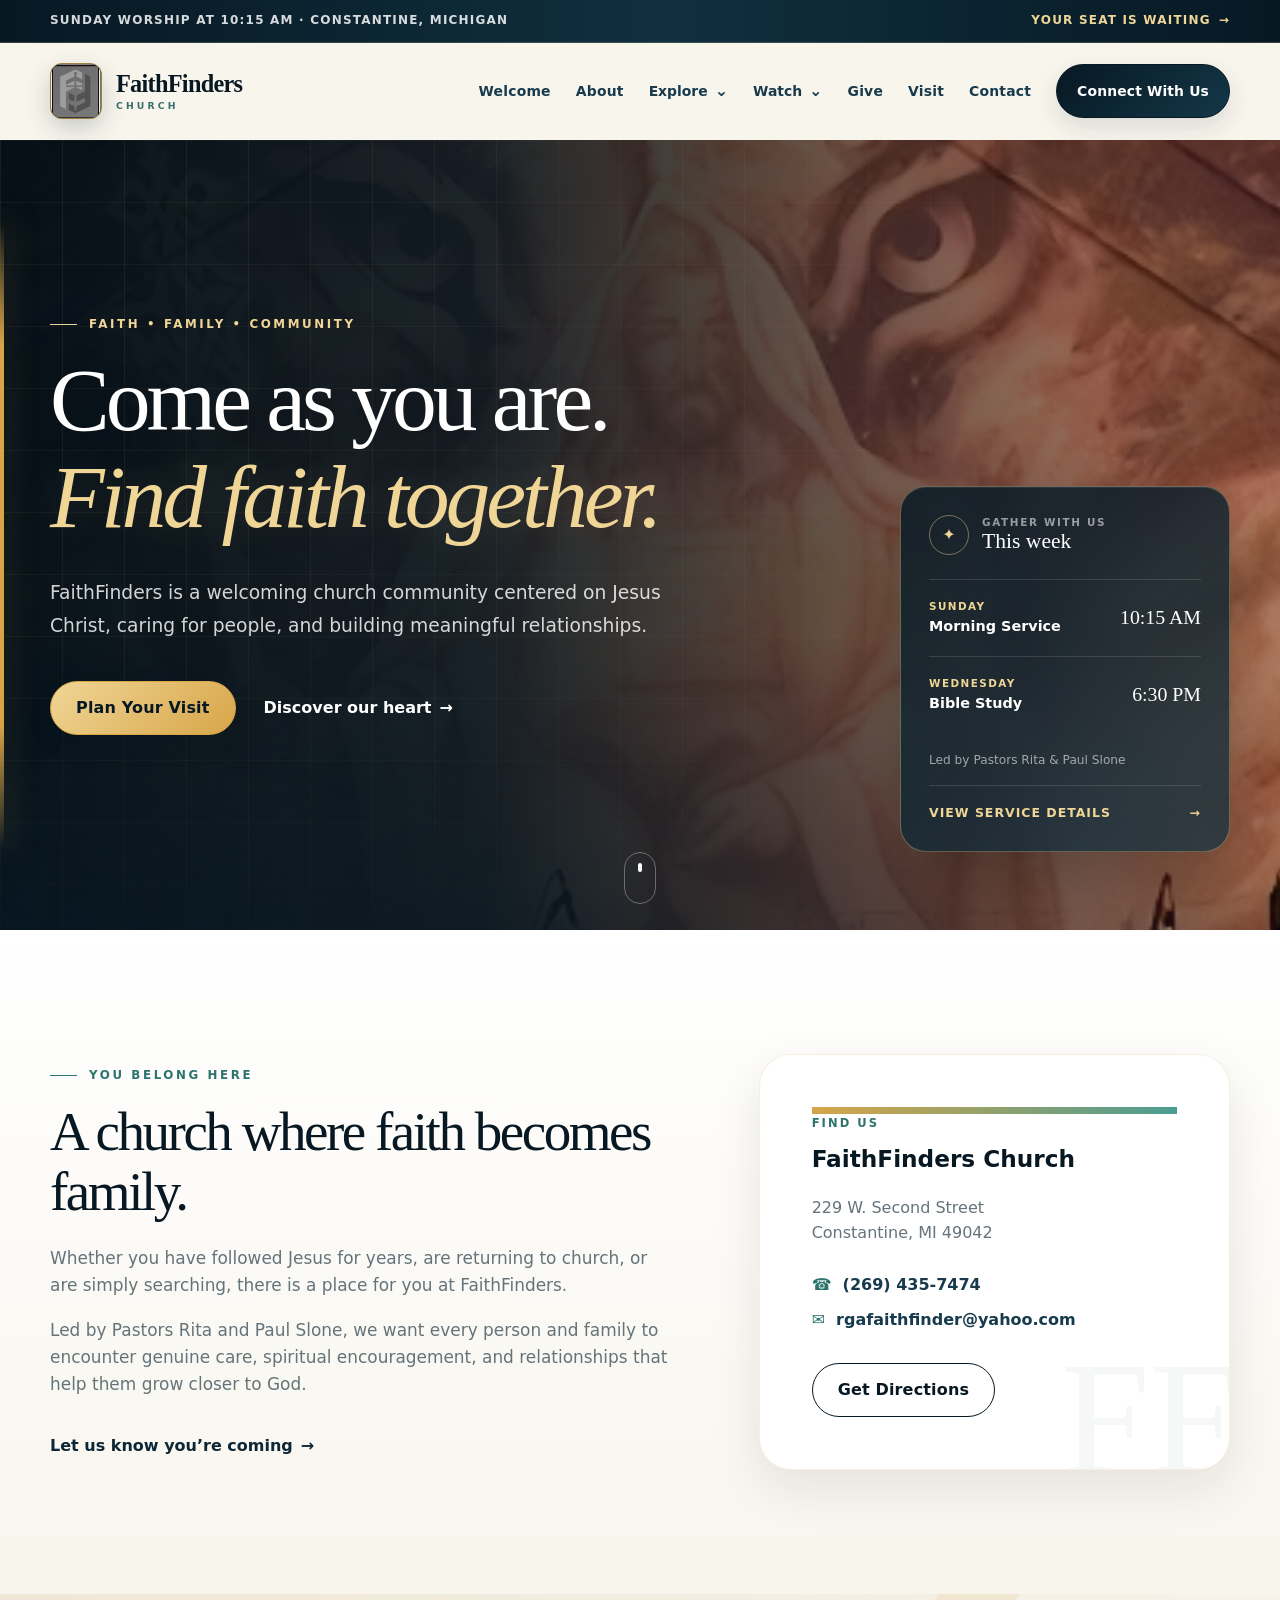
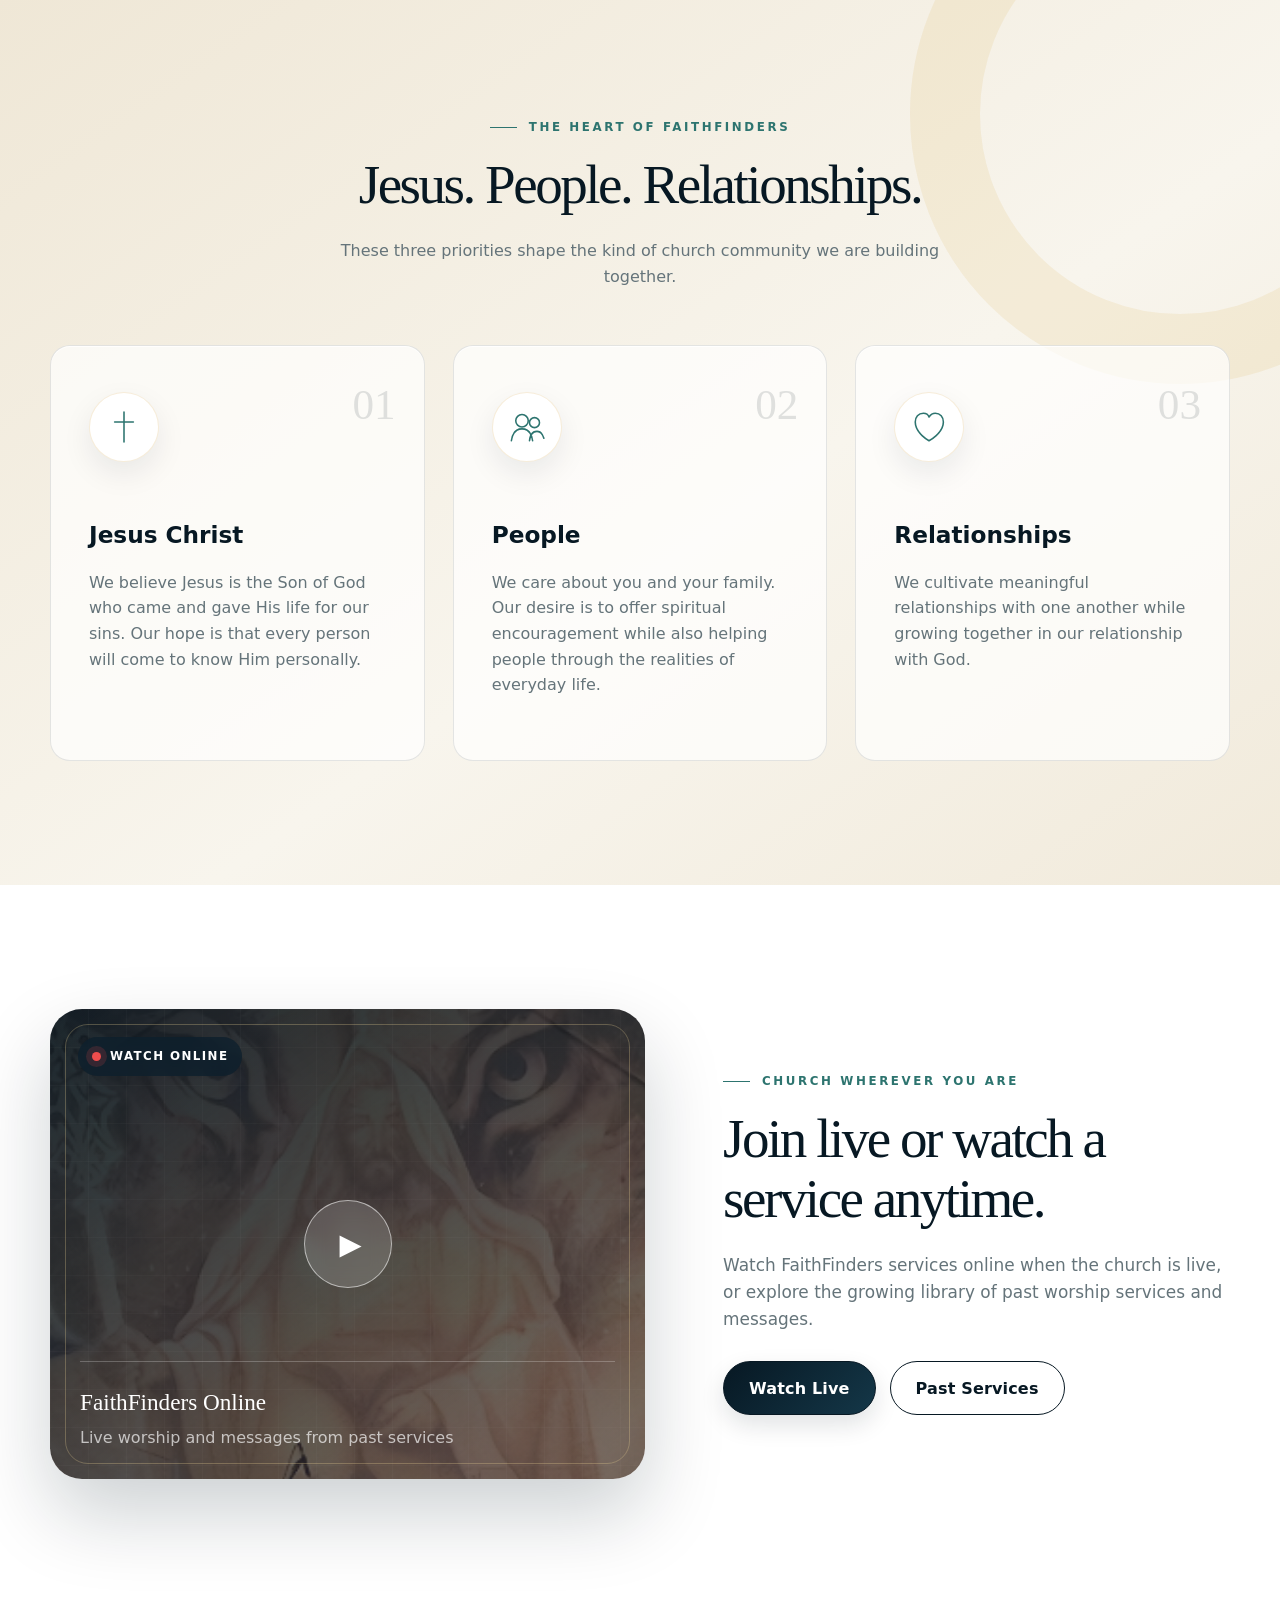
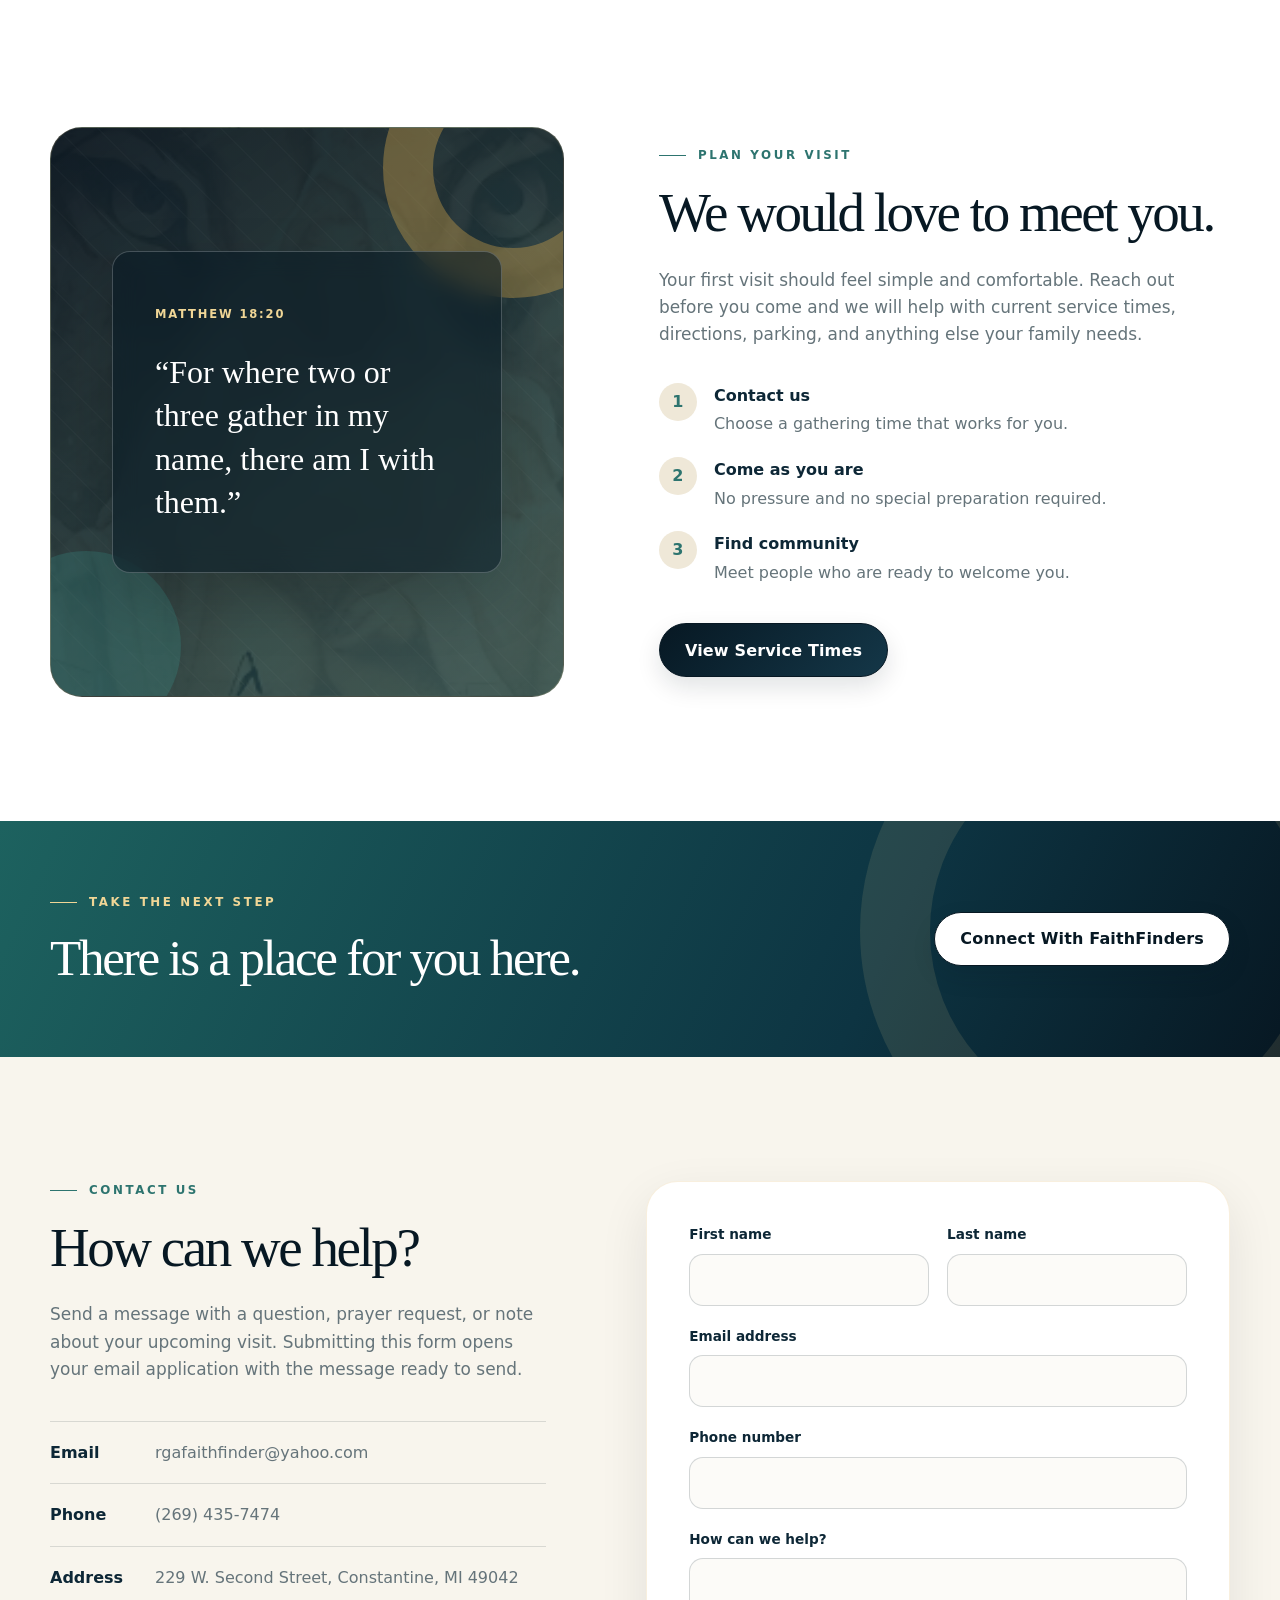
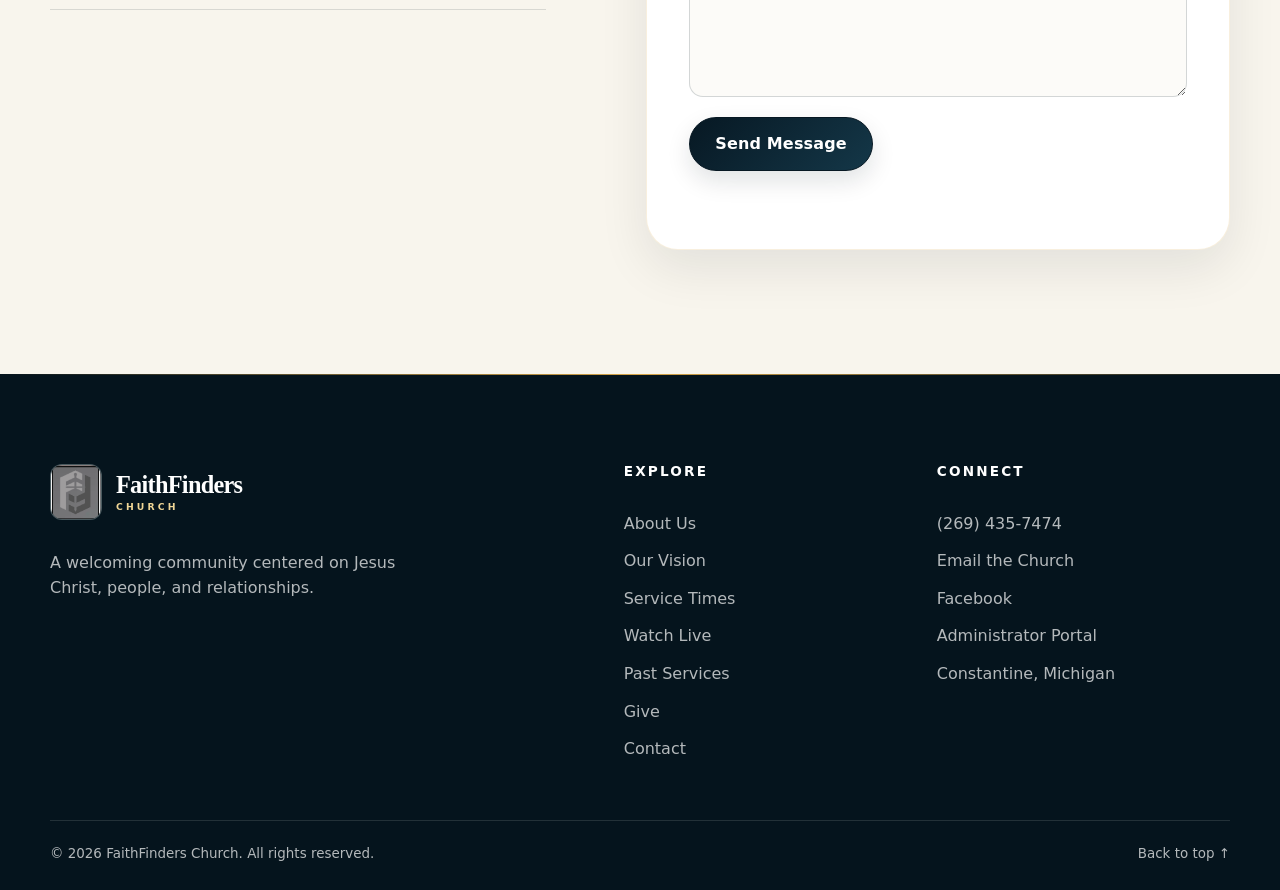
<file: index.html>
<!DOCTYPE html>
<html lang="en">
<head>
  <meta charset="UTF-8" />
  <meta name="viewport" content="width=device-width, initial-scale=1.0, viewport-fit=cover" />
  <meta name="description" content="FaithFinders Church in Constantine, Michigan — a community centered on Jesus Christ, people, and relationships." />
  <title>FaithFinders Church | Constantine, Michigan</title>
  <link rel="stylesheet" href="styles.css" />
</head>
<body class="home-page">
  <a class="skip-link" href="#main">Skip to main content</a>

  <div class="announcement">
    <div class="container announcement__inner">
      <span>Sunday worship at 10:15 AM · Constantine, Michigan</span>
      <a href="#visit">Your seat is waiting <span aria-hidden="true">→</span></a>
    </div>
  </div>

  <header class="site-header" id="top">
    <div class="container nav-wrap">
      <a class="brand" href="#top" aria-label="FaithFinders Church home">
        <span class="brand-mark" aria-hidden="true"><img src="assets/faithfinders-logo.png" alt="" /></span>
        <span class="brand-copy">
          <strong>FaithFinders</strong>
          <small>Church</small>
        </span>
      </a>

      <button class="menu-toggle" type="button" aria-expanded="false" aria-controls="primary-nav">
        <span class="sr-only">Toggle navigation</span>
        <span></span><span></span><span></span>
      </button>

      <nav class="primary-nav" id="primary-nav" aria-label="Primary navigation">
        <a href="index.html#welcome">Welcome</a>
        <a href="about-us.html">About</a>
        <div class="nav-dropdown">
          <button class="nav-dropdown__toggle" type="button" aria-expanded="false" aria-haspopup="true">
            Explore <span aria-hidden="true">⌄</span>
          </button>
          <div class="nav-dropdown__menu">
            <a href="vision.html">
              <strong>Our Vision</strong>
              <small>Discover the future we believe for.</small>
            </a>
            <a href="service-times.html">
              <strong>Service Times</strong>
              <small>Find a gathering and plan your visit.</small>
            </a>
          </div>
        </div>
        <div class="nav-dropdown">
          <button class="nav-dropdown__toggle" type="button" aria-expanded="false" aria-haspopup="true">
            Watch <span aria-hidden="true">⌄</span>
          </button>
          <div class="nav-dropdown__menu">
            <a href="watch.html#live">
              <strong>Live Stream</strong>
              <small>Join a FaithFinders service online.</small>
            </a>
            <a href="watch.html#archive">
              <strong>Past Services</strong>
              <small>Watch messages and services on demand.</small>
            </a>
          </div>
        </div>
        <a href="give.html">Give</a>
        <a href="index.html#visit">Visit</a>
        <a href="index.html#contact">Contact</a>
        <a class="button button--small" href="index.html#contact">Connect With Us</a>
      </nav>
    </div>
  </header>

  <main id="main">
    <section class="hero" aria-labelledby="hero-title">
      <div class="container hero__content">
        <p class="eyebrow">Faith • Family • Community</p>
        <h1 id="hero-title">Come as you are.<br /><em>Find faith together.</em></h1>
        <p class="hero__lead">FaithFinders is a welcoming church community centered on Jesus Christ, caring for people, and building meaningful relationships.</p>
        <div class="hero__actions">
          <a class="button" href="#visit">Plan Your Visit</a>
          <a class="text-link" href="about-us.html">Discover our heart <span aria-hidden="true">→</span></a>
        </div>
      </div>
      <aside class="hero-schedule" aria-label="Weekly service schedule">
        <div class="hero-schedule__top">
          <span class="hero-schedule__mark" aria-hidden="true">✦</span>
          <div><span>Gather with us</span><strong>This week</strong></div>
        </div>
        <div class="hero-schedule__row">
          <div><span>Sunday</span><strong>Morning Service</strong></div>
          <time datetime="10:15">10:15 AM</time>
        </div>
        <div class="hero-schedule__row">
          <div><span>Wednesday</span><strong>Bible Study</strong></div>
          <time datetime="18:30">6:30 PM</time>
        </div>
        <p>Led by Pastors Rita &amp; Paul Slone</p>
        <a href="service-times.html">View service details <span aria-hidden="true">→</span></a>
      </aside>
      <a class="scroll-cue" href="#welcome" aria-label="Scroll to welcome section">
        <span></span>
      </a>
    </section>

    <section class="welcome section" id="welcome">
      <div class="container split-grid">
        <div class="section-copy reveal">
          <p class="eyebrow">You belong here</p>
          <h2>A church where faith becomes family.</h2>
          <p>Whether you have followed Jesus for years, are returning to church, or are simply searching, there is a place for you at FaithFinders.</p>
          <p>Led by Pastors Rita and Paul Slone, we want every person and family to encounter genuine care, spiritual encouragement, and relationships that help them grow closer to God.</p>
          <a class="text-link dark" href="#contact">Let us know you’re coming <span aria-hidden="true">→</span></a>
        </div>

        <div class="welcome-card reveal" aria-label="Church address and contact information">
          <div class="welcome-card__accent"></div>
          <p class="card-kicker">Find Us</p>
          <h3>FaithFinders Church</h3>
          <address>
            229 W. Second Street<br />
            Constantine, MI 49042
          </address>
          <div class="contact-lines">
            <a href="tel:+12694357474">
              <span class="icon" aria-hidden="true">☎</span>
              (269) 435-7474
            </a>
            <a href="mailto:rgafaithfinder@yahoo.com">
              <span class="icon" aria-hidden="true">✉</span>
              rgafaithfinder@yahoo.com
            </a>
          </div>
          <a class="button button--outline" href="https://www.google.com/maps/search/?api=1&query=229+W.+Second+Street%2C+Constantine%2C+MI+49042" target="_blank" rel="noopener">Get Directions</a>
        </div>
      </div>
    </section>

    <section class="heart section" id="about">
      <div class="container">
        <div class="section-heading reveal">
          <p class="eyebrow">The heart of FaithFinders</p>
          <h2>Jesus. People. Relationships.</h2>
          <p>These three priorities shape the kind of church community we are building together.</p>
        </div>

        <div class="value-grid">
          <article class="value-card reveal">
            <span class="value-number">01</span>
            <div class="value-icon" aria-hidden="true">
              <svg viewBox="0 0 64 64"><path d="M32 8v48M17 24h30" /></svg>
            </div>
            <h3>Jesus Christ</h3>
            <p>We believe Jesus is the Son of God who came and gave His life for our sins. Our hope is that every person will come to know Him personally.</p>
          </article>

          <article class="value-card reveal">
            <span class="value-number">02</span>
            <div class="value-icon" aria-hidden="true">
              <svg viewBox="0 0 64 64"><circle cx="24" cy="22" r="10"/><circle cx="44" cy="25" r="8"/><path d="M7 54c2-13 9-19 17-19s15 6 17 19M36 54c1-10 6-15 12-15 5 0 9 4 11 11"/></svg>
            </div>
            <h3>People</h3>
            <p>We care about you and your family. Our desire is to offer spiritual encouragement while also helping people through the realities of everyday life.</p>
          </article>

          <article class="value-card reveal">
            <span class="value-number">03</span>
            <div class="value-icon" aria-hidden="true">
              <svg viewBox="0 0 64 64"><path d="M32 54S10 42 10 24c0-8 5-14 13-14 5 0 8 3 9 6 2-3 5-6 10-6 8 0 13 6 13 14 0 18-23 30-23 30Z"/></svg>
            </div>
            <h3>Relationships</h3>
            <p>We cultivate meaningful relationships with one another while growing together in our relationship with God.</p>
          </article>
        </div>
      </div>
    </section>


    <section class="watch-promo section" id="watch-online">
      <div class="container watch-promo__grid">
        <a class="watch-promo__visual reveal" href="watch.html#live" aria-label="Open the FaithFinders live stream page">
          <span class="watch-promo__badge"><span aria-hidden="true"></span> Watch Online</span>
          <span class="watch-promo__play" aria-hidden="true">▶</span>
          <div class="watch-promo__caption">
            <strong>FaithFinders Online</strong>
            <span>Live worship and messages from past services</span>
          </div>
        </a>
        <div class="section-copy reveal">
          <p class="eyebrow">Church wherever you are</p>
          <h2>Join live or watch a service anytime.</h2>
          <p>Watch FaithFinders services online when the church is live, or explore the growing library of past worship services and messages.</p>
          <div class="watch-promo__actions">
            <a class="button" href="watch.html#live">Watch Live</a>
            <a class="button button--outline" href="watch.html#archive">Past Services</a>
          </div>
        </div>
      </div>
    </section>

    <section class="visit section" id="visit">
      <div class="container visit-grid">
        <div class="visit-visual reveal" aria-hidden="true">
          <div class="verse-card">
            <span>Matthew 18:20</span>
            <blockquote>“For where two or three gather in my name, there am I with them.”</blockquote>
          </div>
          <div class="visual-shape visual-shape--one"></div>
          <div class="visual-shape visual-shape--two"></div>
        </div>

        <div class="section-copy reveal">
          <p class="eyebrow">Plan your visit</p>
          <h2>We would love to meet you.</h2>
          <p>Your first visit should feel simple and comfortable. Reach out before you come and we will help with current service times, directions, parking, and anything else your family needs.</p>

          <div class="visit-steps">
            <div class="visit-step">
              <span>1</span>
              <div><strong>Contact us</strong><p>Choose a gathering time that works for you.</p></div>
            </div>
            <div class="visit-step">
              <span>2</span>
              <div><strong>Come as you are</strong><p>No pressure and no special preparation required.</p></div>
            </div>
            <div class="visit-step">
              <span>3</span>
              <div><strong>Find community</strong><p>Meet people who are ready to welcome you.</p></div>
            </div>
          </div>

          <a class="button" href="service-times.html">View Service Times</a>
        </div>
      </div>
    </section>

    <section class="cta-band">
      <div class="container cta-band__inner reveal">
        <div>
          <p class="eyebrow">Take the next step</p>
          <h2>There is a place for you here.</h2>
        </div>
        <a class="button button--light" href="#contact">Connect With FaithFinders</a>
      </div>
    </section>

    <section class="contact section" id="contact">
      <div class="container contact-grid">
        <div class="section-copy reveal">
          <p class="eyebrow">Contact us</p>
          <h2>How can we help?</h2>
          <p>Send a message with a question, prayer request, or note about your upcoming visit. Submitting this form opens your email application with the message ready to send.</p>

          <div class="contact-details">
            <a href="mailto:rgafaithfinder@yahoo.com"><strong>Email</strong><span>rgafaithfinder@yahoo.com</span></a>
            <a href="tel:+12694357474"><strong>Phone</strong><span>(269) 435-7474</span></a>
            <a href="https://www.google.com/maps/search/?api=1&query=229+W.+Second+Street%2C+Constantine%2C+MI+49042" target="_blank" rel="noopener"><strong>Address</strong><span>229 W. Second Street, Constantine, MI 49042</span></a>
          </div>
        </div>

        <form class="contact-form reveal" id="contact-form">
          <div class="field-row">
            <label>First name<input name="firstName" type="text" autocomplete="given-name" required /></label>
            <label>Last name<input name="lastName" type="text" autocomplete="family-name" required /></label>
          </div>
          <label>Email address<input name="email" type="email" autocomplete="email" required /></label>
          <label>Phone number<input name="phone" type="tel" autocomplete="tel" /></label>
          <label>How can we help?<textarea name="message" rows="5" required></textarea></label>
          <button class="button" type="submit">Send Message</button>
          <p class="form-note" id="form-note" aria-live="polite"></p>
        </form>
      </div>
    </section>
  </main>

  <footer class="site-footer">
    <div class="container footer-grid">
      <div>
        <a class="brand brand--footer" href="#top">
          <span class="brand-mark" aria-hidden="true"><img src="assets/faithfinders-logo.png" alt="" /></span>
          <span class="brand-copy"><strong>FaithFinders</strong><small>Church</small></span>
        </a>
        <p>A welcoming community centered on Jesus Christ, people, and relationships.</p>
      </div>
      <div>
        <h3>Explore</h3>
        <a href="about-us.html">About Us</a>
        <a href="vision.html">Our Vision</a>
        <a href="service-times.html">Service Times</a>
        <a href="watch.html#live">Watch Live</a>
        <a href="watch.html#archive">Past Services</a>
        <a href="give.html">Give</a>
        <a href="index.html#contact">Contact</a>
      </div>
      <div>
        <h3>Connect</h3>
        <a href="tel:+12694357474">(269) 435-7474</a>
        <a href="mailto:rgafaithfinder@yahoo.com">Email the Church</a>
        <a href="https://www.facebook.com/faithfinderschurchmi" target="_blank" rel="noopener">Facebook</a>
        <a href="admin.html">Administrator Portal</a>
        <span>Constantine, Michigan</span>
      </div>
    </div>
    <div class="container footer-bottom">
      <p>© <span id="year"></span> FaithFinders Church. All rights reserved.</p>
      <a href="#top">Back to top ↑</a>
    </div>
  </footer>

  <script src="script.js"></script>
</body>
</html>
</file>
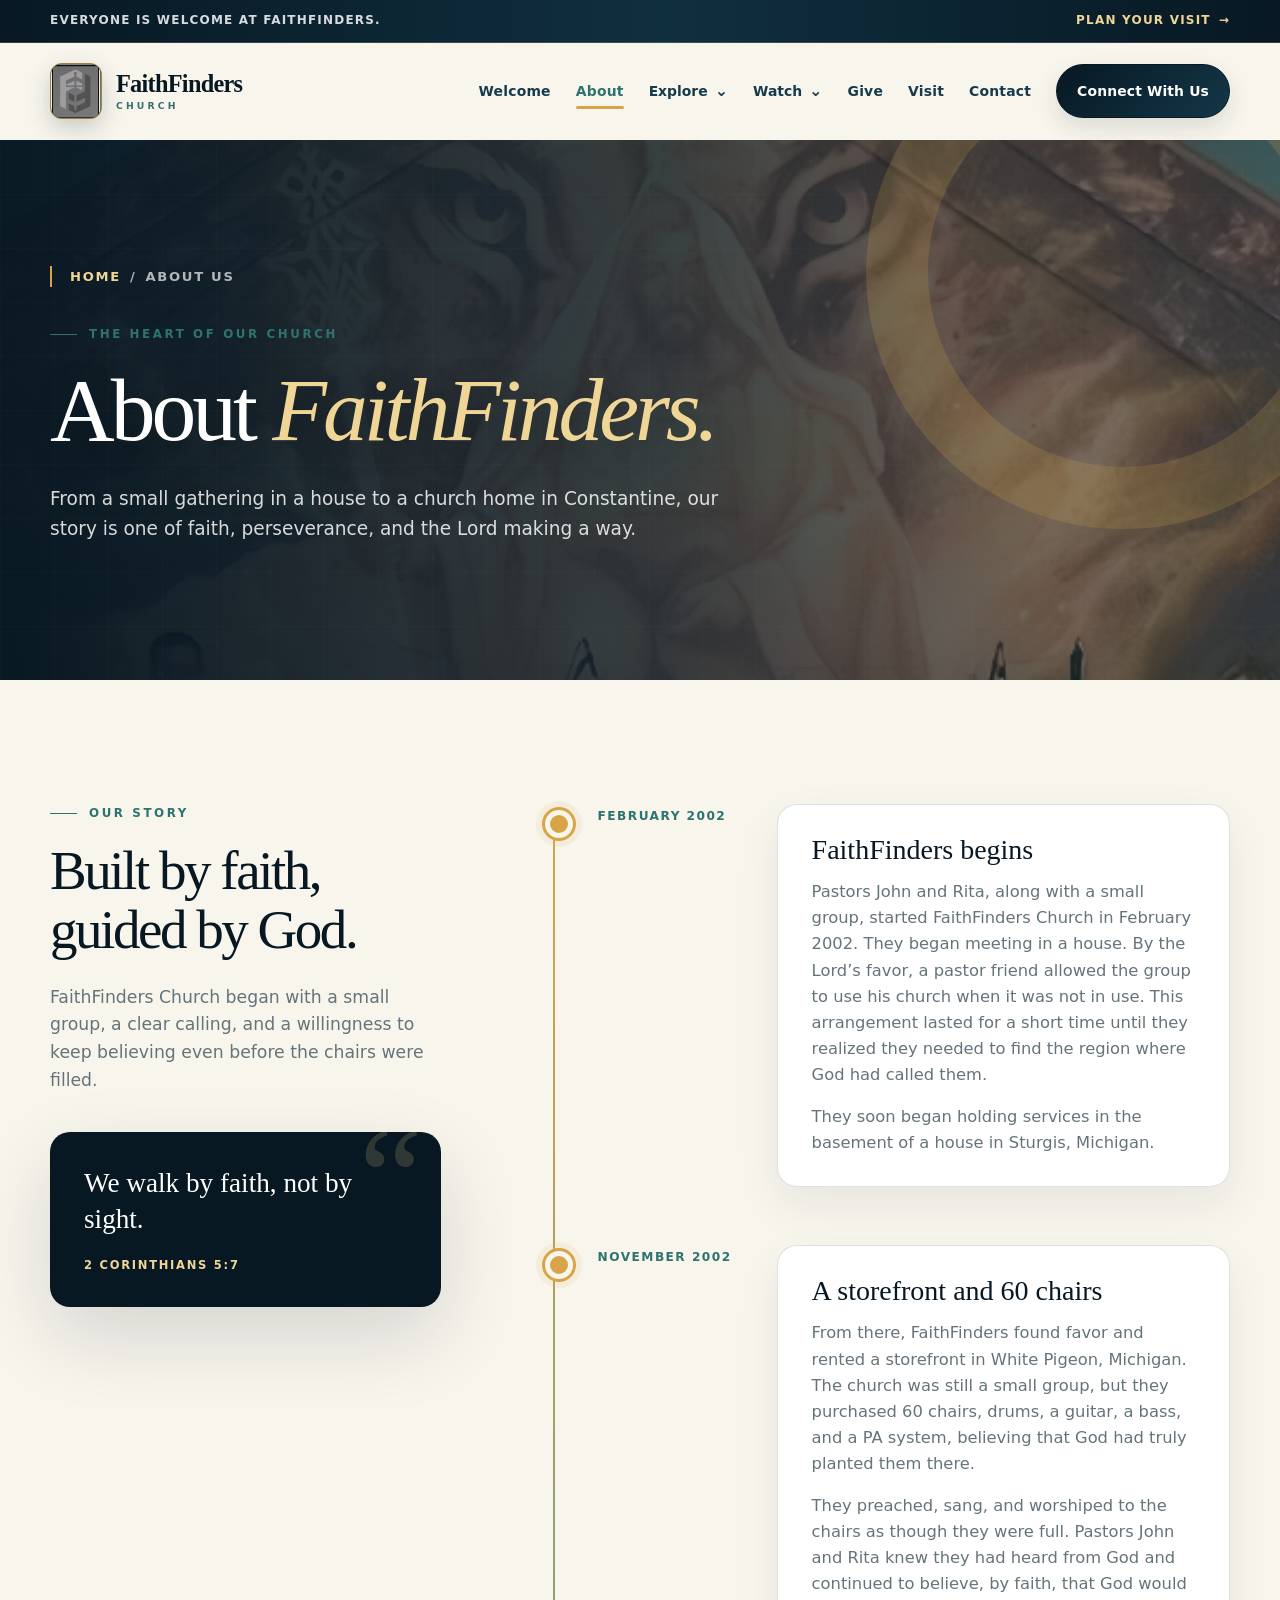
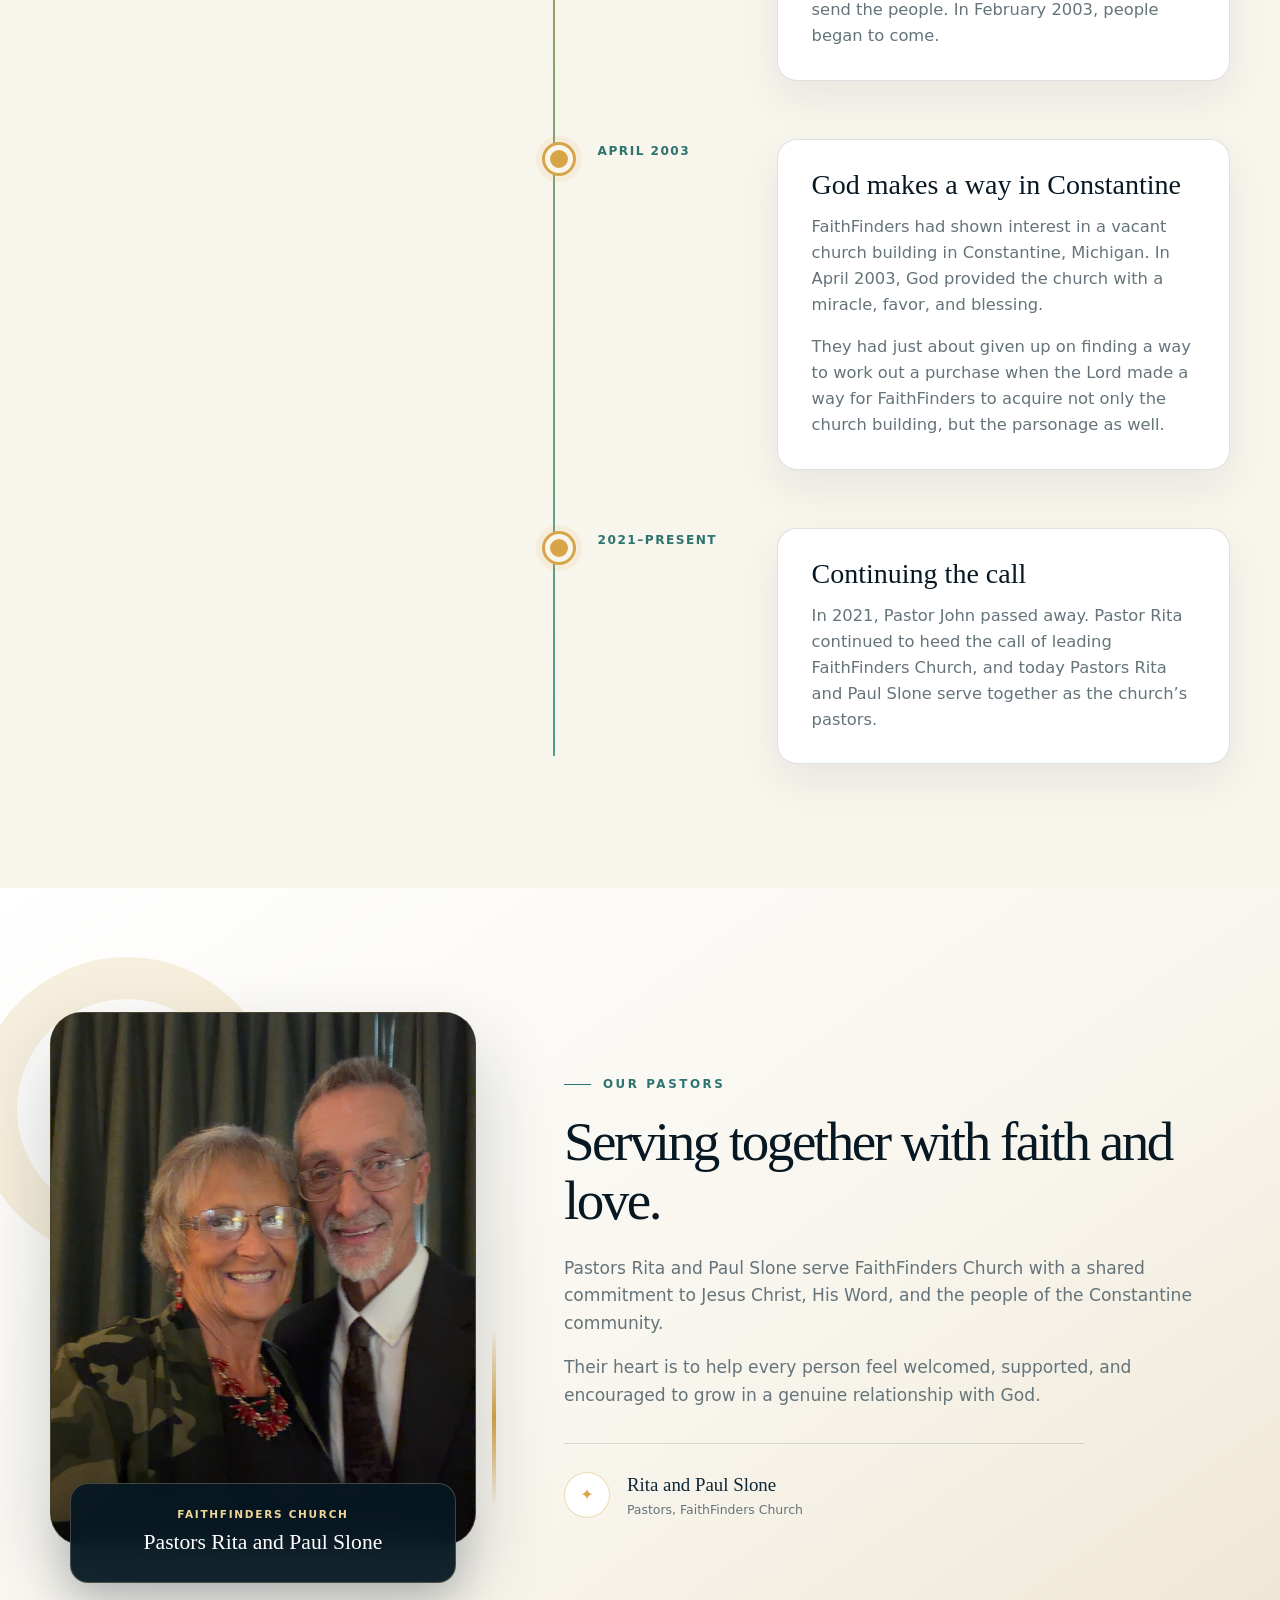
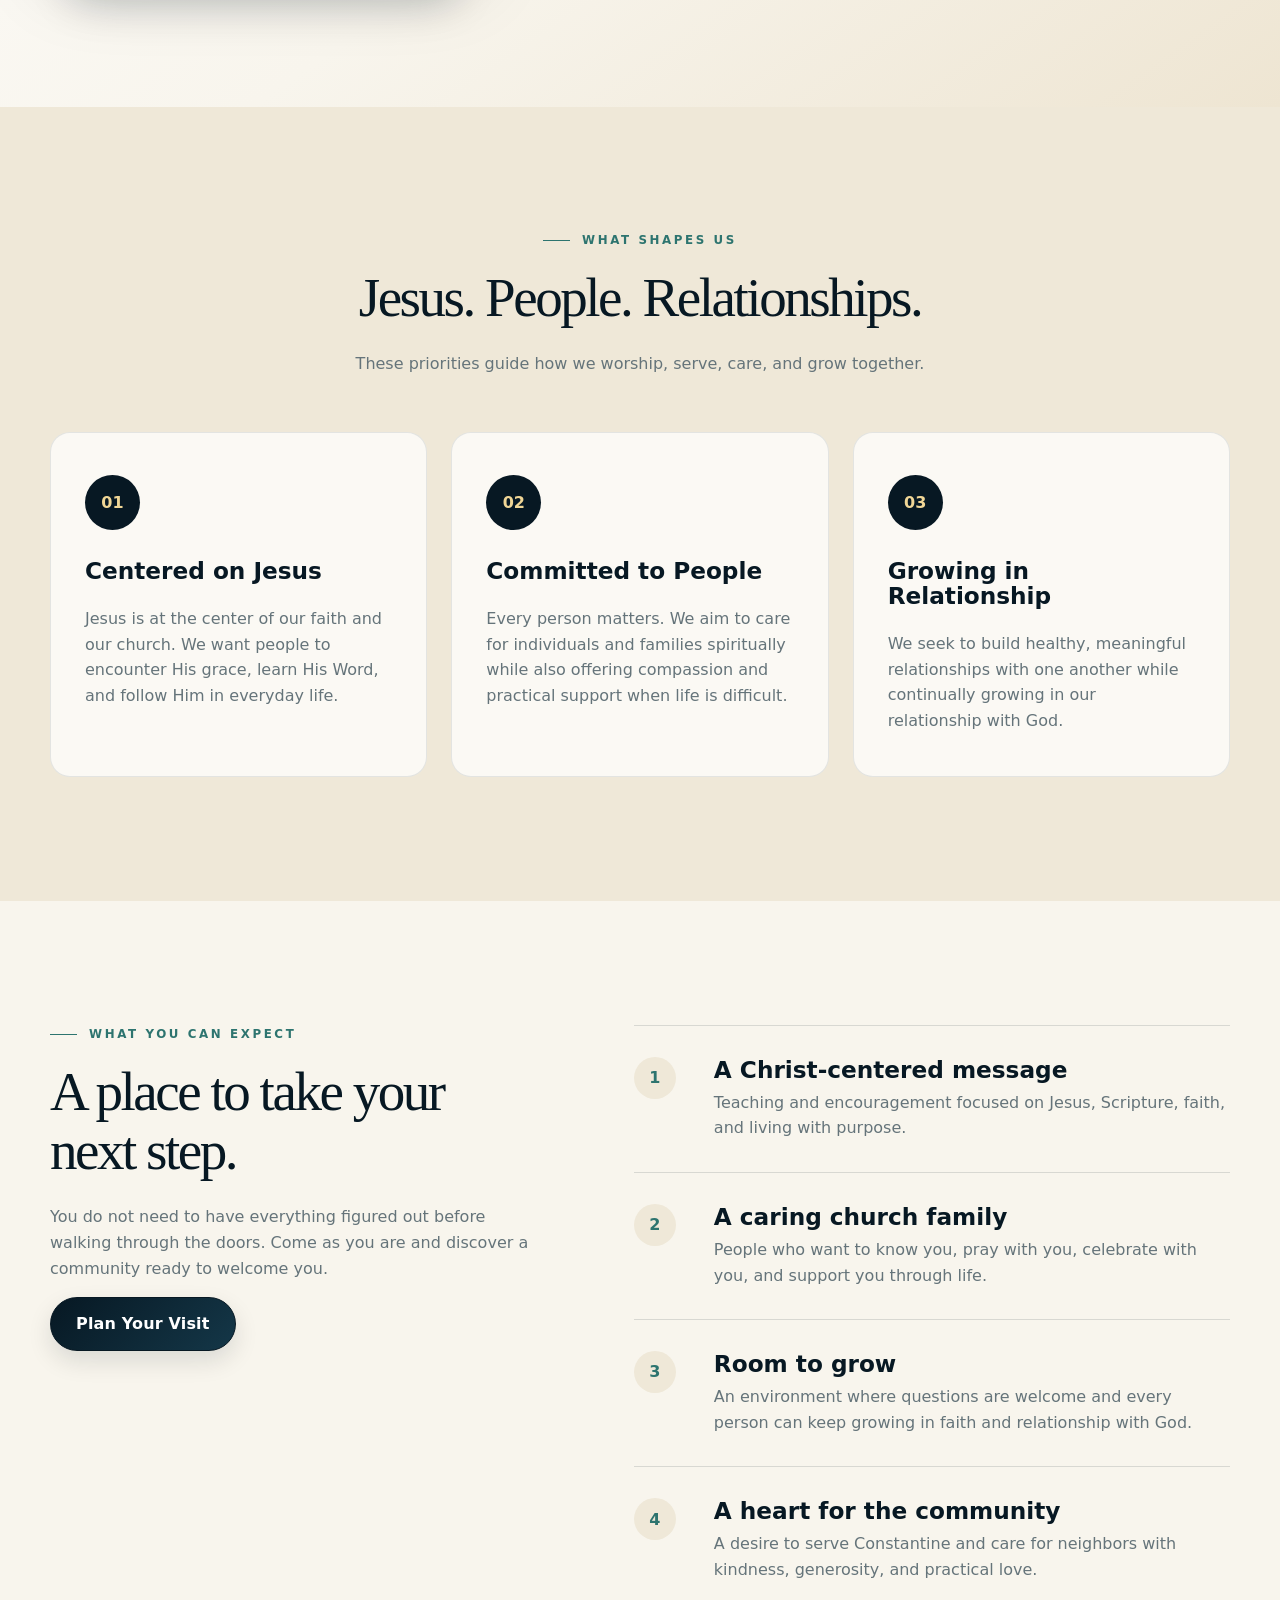
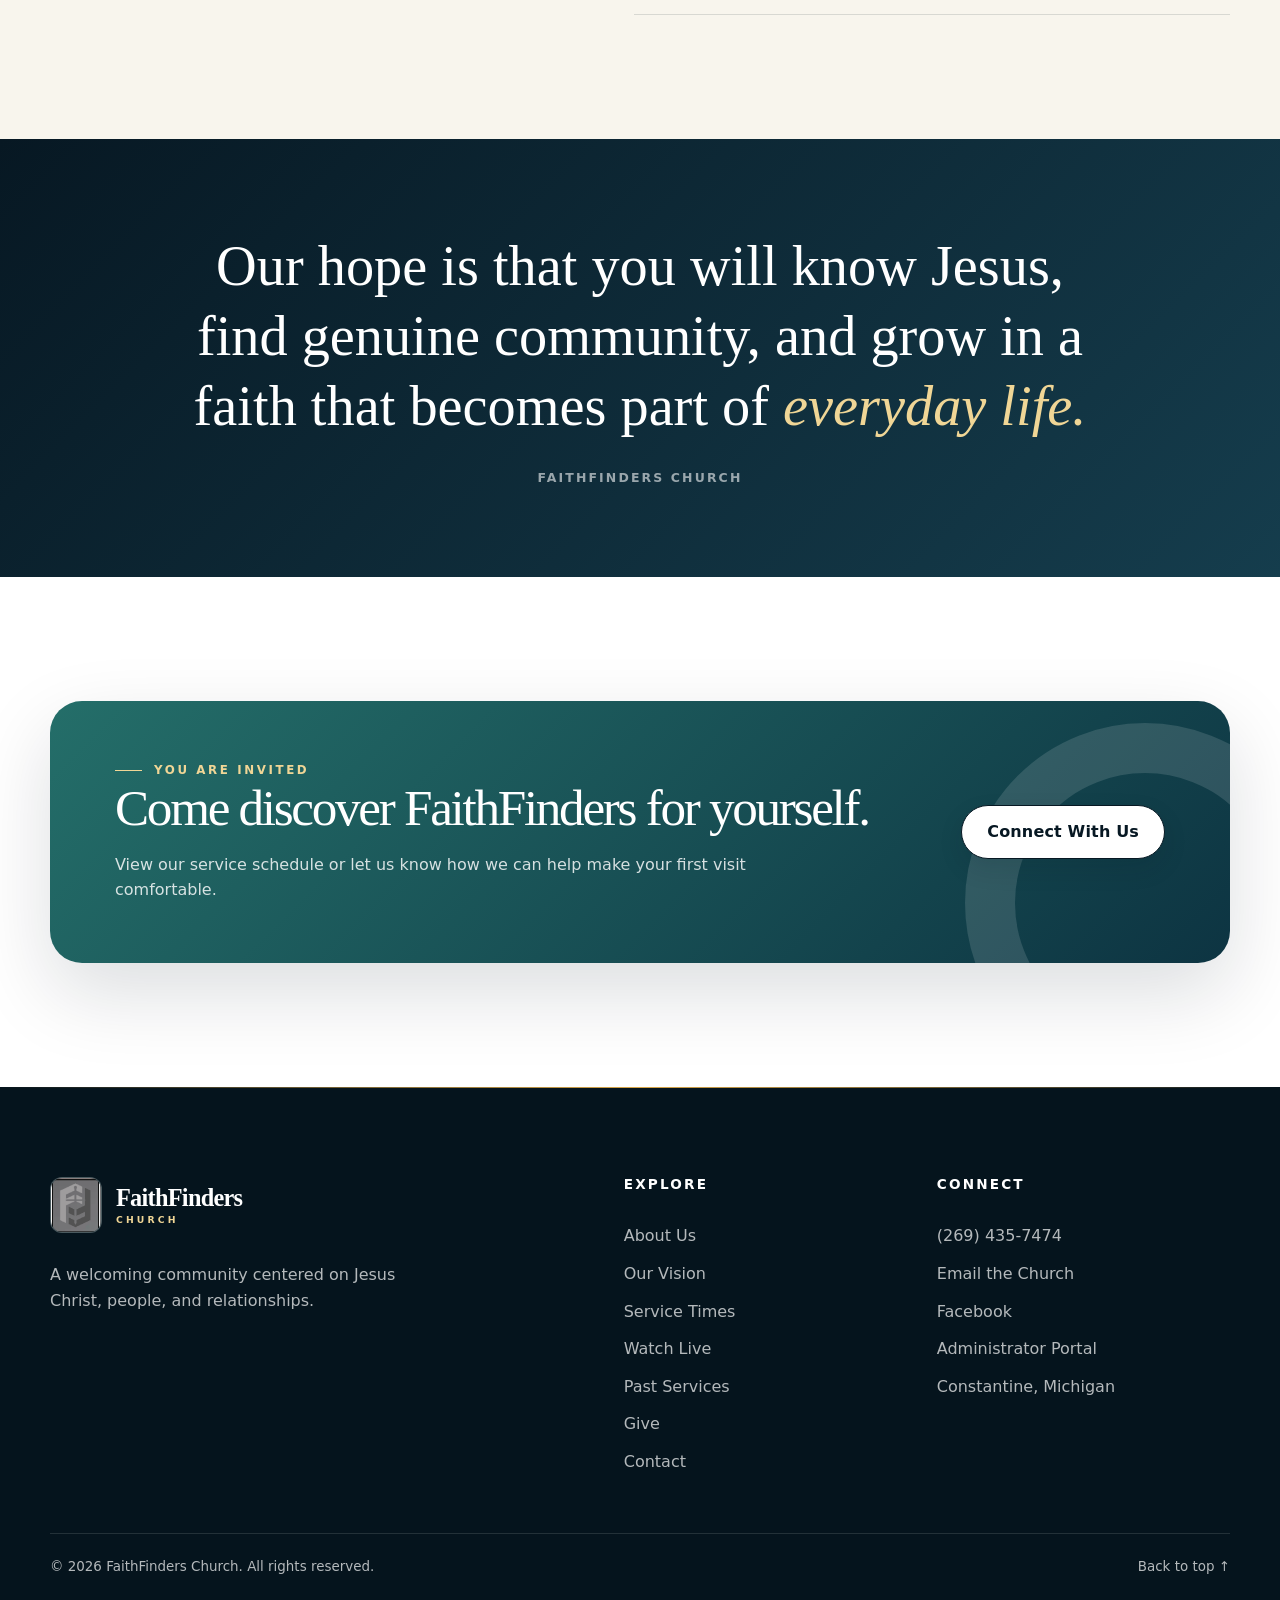
<file: about-us.html>
<!DOCTYPE html>
<html lang="en">
<head>
  <meta charset="UTF-8" />
  <meta name="viewport" content="width=device-width, initial-scale=1.0, viewport-fit=cover" />
  <meta name="description" content="Learn the story of FaithFinders Church, founded by Pastors John and Rita in 2002 and now led by Pastors Rita and Paul Slone in Constantine, Michigan." />
  <title>About Us | FaithFinders Church</title>
  <link rel="stylesheet" href="styles.css" />
</head>
<body class="about-page">
  <a class="skip-link" href="#main">Skip to main content</a>

  <div class="announcement">
    <div class="container announcement__inner">
      <span>Everyone is welcome at FaithFinders.</span>
      <a href="index.html#visit">Plan your visit <span aria-hidden="true">→</span></a>
    </div>
  </div>

  <header class="site-header" id="top">
    <div class="container nav-wrap">
      <a class="brand" href="index.html" aria-label="FaithFinders Church home">
        <span class="brand-mark" aria-hidden="true"><img src="assets/faithfinders-logo.png" alt="" /></span>
        <span class="brand-copy"><strong>FaithFinders</strong><small>Church</small></span>
      </a>

      <button class="menu-toggle" type="button" aria-expanded="false" aria-controls="primary-nav">
        <span class="sr-only">Toggle navigation</span><span></span><span></span><span></span>
      </button>

      <nav class="primary-nav" id="primary-nav" aria-label="Primary navigation">
        <a href="index.html#welcome">Welcome</a>
        <a class="nav-current" aria-current="page" href="about-us.html">About</a>
        <div class="nav-dropdown">
          <button class="nav-dropdown__toggle" type="button" aria-expanded="false" aria-haspopup="true">
            Explore <span aria-hidden="true">⌄</span>
          </button>
          <div class="nav-dropdown__menu">
            <a href="vision.html">
              <strong>Our Vision</strong>
              <small>Discover the future we believe for.</small>
            </a>
            <a href="service-times.html">
              <strong>Service Times</strong>
              <small>Find a gathering and plan your visit.</small>
            </a>
          </div>
        </div>
        <div class="nav-dropdown">
          <button class="nav-dropdown__toggle" type="button" aria-expanded="false" aria-haspopup="true">
            Watch <span aria-hidden="true">⌄</span>
          </button>
          <div class="nav-dropdown__menu">
            <a href="watch.html#live">
              <strong>Live Stream</strong>
              <small>Join a FaithFinders service online.</small>
            </a>
            <a href="watch.html#archive">
              <strong>Past Services</strong>
              <small>Watch messages and services on demand.</small>
            </a>
          </div>
        </div>
        <a href="give.html">Give</a>
        <a href="index.html#visit">Visit</a>
        <a href="index.html#contact">Contact</a>
        <a class="button button--small" href="index.html#contact">Connect With Us</a>
      </nav>
    </div>
  </header>

  <main id="main">
    <section class="page-hero" aria-labelledby="about-title">
      <div class="container page-hero__inner">
        <div class="breadcrumbs"><a href="index.html">Home</a><span aria-hidden="true">/</span><span>About Us</span></div>
        <p class="eyebrow">The heart of our church</p>
        <h1 id="about-title">About <em>FaithFinders.</em></h1>
        <p class="page-hero__lead">From a small gathering in a house to a church home in Constantine, our story is one of faith, perseverance, and the Lord making a way.</p>
      </div>
    </section>

    <section class="section history-section" aria-labelledby="history-title">
      <div class="container history-layout">
        <div class="history-intro reveal">
          <p class="eyebrow">Our story</p>
          <h2 id="history-title">Built by faith, guided by God.</h2>
          <p>FaithFinders Church began with a small group, a clear calling, and a willingness to keep believing even before the chairs were filled.</p>

          <div class="history-scripture" aria-label="Scripture quote">
            <span aria-hidden="true">“</span>
            <blockquote>We walk by faith, not by sight.</blockquote>
            <cite>2 Corinthians 5:7</cite>
          </div>
        </div>

        <ol class="history-timeline">
          <li class="history-event reveal">
            <div class="history-date">February 2002</div>
            <div class="history-content">
              <h3>FaithFinders begins</h3>
              <p>Pastors John and Rita, along with a small group, started FaithFinders Church in February 2002. They began meeting in a house. By the Lord’s favor, a pastor friend allowed the group to use his church when it was not in use. This arrangement lasted for a short time until they realized they needed to find the region where God had called them.</p>
              <p>They soon began holding services in the basement of a house in Sturgis, Michigan.</p>
            </div>
          </li>

          <li class="history-event reveal">
            <div class="history-date">November 2002</div>
            <div class="history-content">
              <h3>A storefront and 60 chairs</h3>
              <p>From there, FaithFinders found favor and rented a storefront in White Pigeon, Michigan. The church was still a small group, but they purchased 60 chairs, drums, a guitar, a bass, and a PA system, believing that God had truly planted them there.</p>
              <p>They preached, sang, and worshiped to the chairs as though they were full. Pastors John and Rita knew they had heard from God and continued to believe, by faith, that God would send the people. In February 2003, people began to come.</p>
            </div>
          </li>

          <li class="history-event reveal">
            <div class="history-date">April 2003</div>
            <div class="history-content">
              <h3>God makes a way in Constantine</h3>
              <p>FaithFinders had shown interest in a vacant church building in Constantine, Michigan. In April 2003, God provided the church with a miracle, favor, and blessing.</p>
              <p>They had just about given up on finding a way to work out a purchase when the Lord made a way for FaithFinders to acquire not only the church building, but the parsonage as well.</p>
            </div>
          </li>

          <li class="history-event reveal">
            <div class="history-date">2021–Present</div>
            <div class="history-content">
              <h3>Continuing the call</h3>
              <p>In 2021, Pastor John passed away. Pastor Rita continued to heed the call of leading FaithFinders Church, and today Pastors Rita and Paul Slone serve together as the church’s pastors.</p>
            </div>
          </li>
        </ol>
      </div>
    </section>

    <section class="pastors-section section" aria-labelledby="pastors-title">
      <div class="container pastors-grid">
        <figure class="pastors-portrait reveal">
          <img src="assets/pastors-rita-and-paul-slone.jpg" alt="Pastors Rita and Paul Slone of FaithFinders Church" loading="lazy" decoding="async" />
          <figcaption>
            <span>FaithFinders Church</span>
            <strong>Pastors Rita and Paul Slone</strong>
          </figcaption>
        </figure>

        <div class="pastors-copy reveal">
          <p class="eyebrow">Our pastors</p>
          <h2 id="pastors-title">Serving together with faith and love.</h2>
          <p>Pastors Rita and Paul Slone serve FaithFinders Church with a shared commitment to Jesus Christ, His Word, and the people of the Constantine community.</p>
          <p>Their heart is to help every person feel welcomed, supported, and encouraged to grow in a genuine relationship with God.</p>
          <div class="pastors-signature">
            <span aria-hidden="true">✦</span>
            <p><strong>Rita and Paul Slone</strong><small>Pastors, FaithFinders Church</small></p>
          </div>
        </div>
      </div>
    </section>

    <section class="mission section">
      <div class="container">
        <div class="section-heading reveal">
          <p class="eyebrow">What shapes us</p>
          <h2>Jesus. People. Relationships.</h2>
          <p>These priorities guide how we worship, serve, care, and grow together.</p>
        </div>

        <div class="mission-grid">
          <article class="mission-card reveal">
            <div class="mission-card__icon" aria-hidden="true">01</div>
            <h3>Centered on Jesus</h3>
            <p>Jesus is at the center of our faith and our church. We want people to encounter His grace, learn His Word, and follow Him in everyday life.</p>
          </article>
          <article class="mission-card reveal">
            <div class="mission-card__icon" aria-hidden="true">02</div>
            <h3>Committed to People</h3>
            <p>Every person matters. We aim to care for individuals and families spiritually while also offering compassion and practical support when life is difficult.</p>
          </article>
          <article class="mission-card reveal">
            <div class="mission-card__icon" aria-hidden="true">03</div>
            <h3>Growing in Relationship</h3>
            <p>We seek to build healthy, meaningful relationships with one another while continually growing in our relationship with God.</p>
          </article>
        </div>
      </div>
    </section>

    <section class="section">
      <div class="container belief-grid">
        <div class="belief-intro reveal">
          <p class="eyebrow">What you can expect</p>
          <h2>A place to take your next step.</h2>
          <p style="color: var(--muted);">You do not need to have everything figured out before walking through the doors. Come as you are and discover a community ready to welcome you.</p>
          <a class="button" href="index.html#visit">Plan Your Visit</a>
        </div>

        <div class="belief-list">
          <article class="belief-item reveal">
            <span>1</span>
            <div><h3>A Christ-centered message</h3><p>Teaching and encouragement focused on Jesus, Scripture, faith, and living with purpose.</p></div>
          </article>
          <article class="belief-item reveal">
            <span>2</span>
            <div><h3>A caring church family</h3><p>People who want to know you, pray with you, celebrate with you, and support you through life.</p></div>
          </article>
          <article class="belief-item reveal">
            <span>3</span>
            <div><h3>Room to grow</h3><p>An environment where questions are welcome and every person can keep growing in faith and relationship with God.</p></div>
          </article>
          <article class="belief-item reveal">
            <span>4</span>
            <div><h3>A heart for the community</h3><p>A desire to serve Constantine and care for neighbors with kindness, generosity, and practical love.</p></div>
          </article>
        </div>
      </div>
    </section>

    <section class="about-quote">
      <div class="container reveal">
        <blockquote>Our hope is that you will know Jesus, find genuine community, and grow in a faith that becomes part of <em>everyday life.</em><cite>FaithFinders Church</cite></blockquote>
      </div>
    </section>

    <section class="about-connect section">
      <div class="container">
        <div class="about-connect__card reveal">
          <div>
            <p class="eyebrow" style="color: var(--gold-300);">You are invited</p>
            <h2>Come discover FaithFinders for yourself.</h2>
            <p>View our service schedule or let us know how we can help make your first visit comfortable.</p>
          </div>
          <a class="button button--light" href="index.html#contact">Connect With Us</a>
        </div>
      </div>
    </section>
  </main>

  <footer class="site-footer">
    <div class="container footer-grid">
      <div>
        <a class="brand brand--footer" href="index.html">
          <span class="brand-mark" aria-hidden="true"><img src="assets/faithfinders-logo.png" alt="" /></span>
          <span class="brand-copy"><strong>FaithFinders</strong><small>Church</small></span>
        </a>
        <p>A welcoming community centered on Jesus Christ, people, and relationships.</p>
      </div>
      <div>
        <h3>Explore</h3>
        <a href="about-us.html">About Us</a>
        <a href="vision.html">Our Vision</a>
        <a href="service-times.html">Service Times</a>
        <a href="watch.html#live">Watch Live</a>
        <a href="watch.html#archive">Past Services</a>
        <a href="give.html">Give</a>
        <a href="index.html#contact">Contact</a>
      </div>
      <div>
        <h3>Connect</h3>
        <a href="tel:+12694357474">(269) 435-7474</a>
        <a href="mailto:rgafaithfinder@yahoo.com">Email the Church</a>
        <a href="https://www.facebook.com/faithfinderschurchmi" target="_blank" rel="noopener">Facebook</a>
        <a href="admin.html">Administrator Portal</a>
        <span>Constantine, Michigan</span>
      </div>
    </div>
    <div class="container footer-bottom">
      <p>© <span id="year"></span> FaithFinders Church. All rights reserved.</p>
      <a href="#top">Back to top ↑</a>
    </div>
  </footer>

  <script src="script.js"></script>
</body>
</html>
</file>
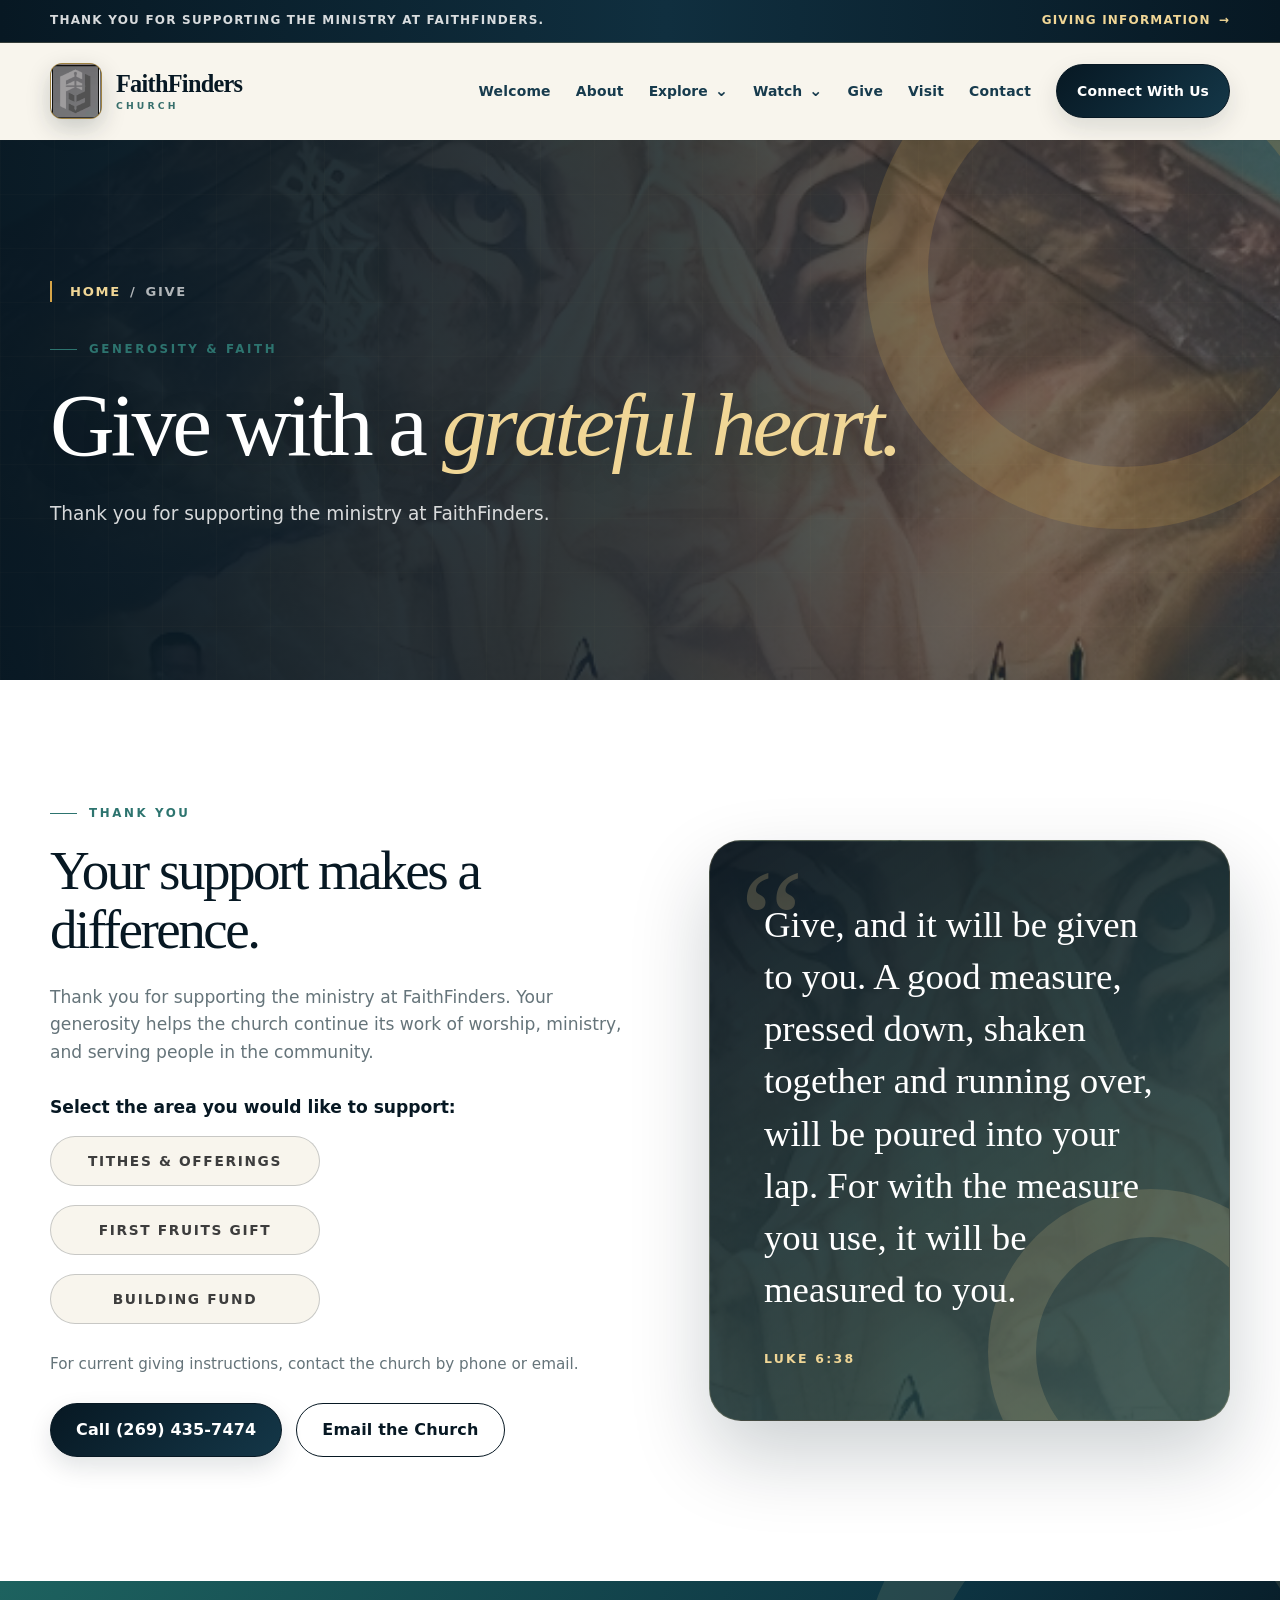
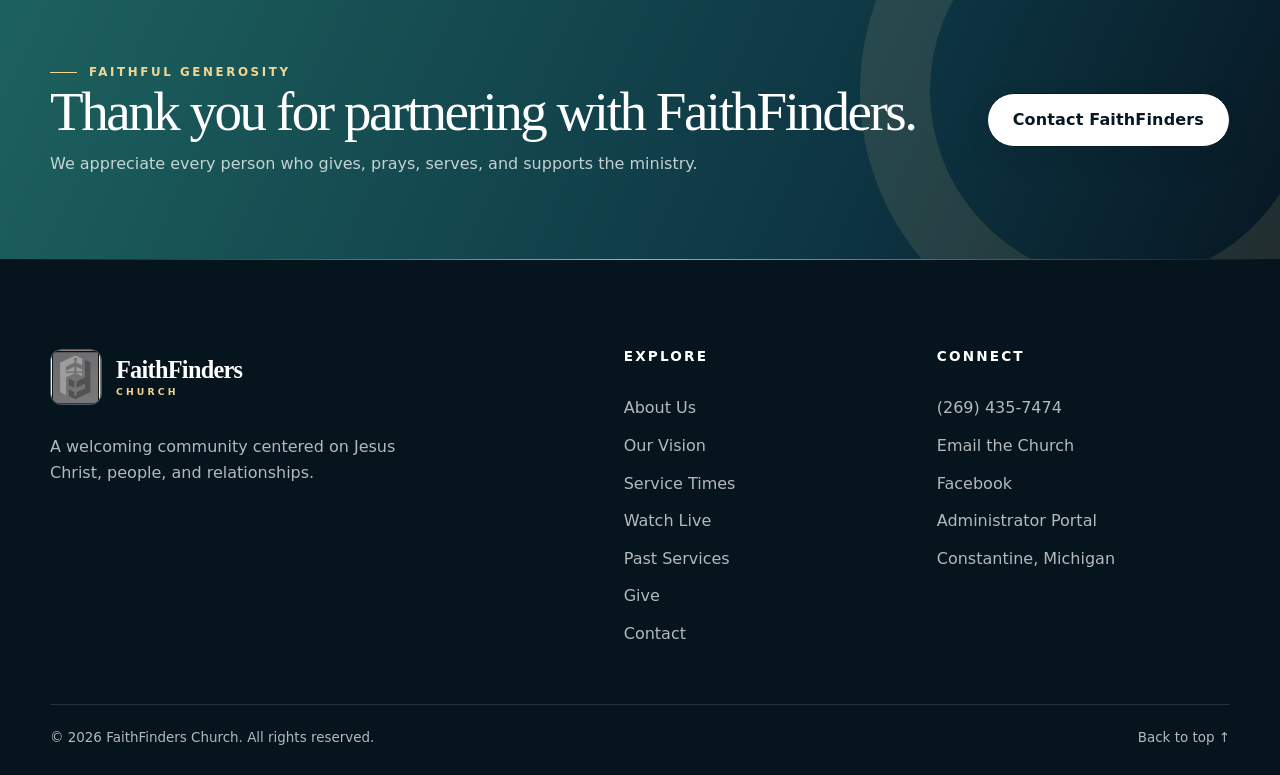
<file: give.html>
<!DOCTYPE html>
<html lang="en">
<head>
  <meta charset="UTF-8" />
  <meta name="viewport" content="width=device-width, initial-scale=1.0, viewport-fit=cover" />
  <meta name="description" content="Support the ministry of FaithFinders Church in Constantine, Michigan." />
  <title>Give | FaithFinders Church</title>
  <link rel="stylesheet" href="styles.css" />
</head>
<body class="give-page">
  <a class="skip-link" href="#main">Skip to main content</a>

  <div class="announcement">
    <div class="container announcement__inner">
      <span>Thank you for supporting the ministry at FaithFinders.</span>
      <a href="#giving-options">Giving information <span aria-hidden="true">→</span></a>
    </div>
  </div>

  <header class="site-header" id="top">
    <div class="container nav-wrap">
      <a class="brand" href="index.html" aria-label="FaithFinders Church home">
        <span class="brand-mark" aria-hidden="true"><img src="assets/faithfinders-logo.png" alt="" /></span>
        <span class="brand-copy"><strong>FaithFinders</strong><small>Church</small></span>
      </a>

      <button class="menu-toggle" type="button" aria-expanded="false" aria-controls="primary-nav">
        <span class="sr-only">Toggle navigation</span><span></span><span></span><span></span>
      </button>

      <nav class="primary-nav" id="primary-nav" aria-label="Primary navigation">
        <a href="index.html#welcome">Welcome</a>
        <a href="about-us.html">About</a>
        <div class="nav-dropdown">
          <button class="nav-dropdown__toggle" type="button" aria-expanded="false" aria-haspopup="true">
            Explore <span aria-hidden="true">⌄</span>
          </button>
          <div class="nav-dropdown__menu">
            <a href="vision.html">
              <strong>Our Vision</strong>
              <small>Discover the future we believe for.</small>
            </a>
            <a href="service-times.html">
              <strong>Service Times</strong>
              <small>Find a gathering and plan your visit.</small>
            </a>
          </div>
        </div>
        <div class="nav-dropdown">
          <button class="nav-dropdown__toggle" type="button" aria-expanded="false" aria-haspopup="true">
            Watch <span aria-hidden="true">⌄</span>
          </button>
          <div class="nav-dropdown__menu">
            <a href="watch.html#live">
              <strong>Live Stream</strong>
              <small>Join a FaithFinders service online.</small>
            </a>
            <a href="watch.html#archive">
              <strong>Past Services</strong>
              <small>Watch messages and services on demand.</small>
            </a>
          </div>
        </div>
        <a href="give.html" aria-current="page">Give</a>
        <a href="index.html#visit">Visit</a>
        <a href="index.html#contact">Contact</a>
        <a class="button button--small" href="index.html#contact">Connect With Us</a>
      </nav>
    </div>
  </header>

  <main id="main">
    <section class="page-hero page-hero--give" aria-labelledby="give-title">
      <div class="container page-hero__inner">
        <div class="breadcrumbs"><a href="index.html">Home</a><span aria-hidden="true">/</span><span>Give</span></div>
        <p class="eyebrow">Generosity &amp; faith</p>
        <h1 id="give-title">Give with a <em>grateful heart.</em></h1>
        <p class="page-hero__lead">Thank you for supporting the ministry at FaithFinders.</p>
      </div>
    </section>

    <section class="section give-main" id="giving-options" aria-labelledby="giving-heading">
      <div class="container give-grid">
        <div class="give-copy reveal">
          <p class="eyebrow">Thank you</p>
          <h2 id="giving-heading">Your support makes a difference.</h2>
          <p>Thank you for supporting the ministry at FaithFinders. Your generosity helps the church continue its work of worship, ministry, and serving people in the community.</p>
          <p class="giving-choice-intro">Select the area you would like to support:</p>

          <div class="giving-choice-list" aria-label="Giving fund options">
            <a class="giving-choice" href="mailto:rgafaithfinder@yahoo.com?subject=FaithFinders%20Tithes%20%26%20Offerings">
              Tithes &amp; Offerings
            </a>
            <a class="giving-choice" href="mailto:rgafaithfinder@yahoo.com?subject=FaithFinders%20First%20Fruits%20Gift">
              First Fruits Gift
            </a>
            <a class="giving-choice" href="mailto:rgafaithfinder@yahoo.com?subject=FaithFinders%20Building%20Fund">
              Building Fund
            </a>
          </div>

          <p class="giving-contact-note">For current giving instructions, contact the church by phone or email.</p>
          <div class="give-actions">
            <a class="button" href="tel:+12694357474">Call (269) 435-7474</a>
            <a class="button button--outline" href="mailto:rgafaithfinder@yahoo.com?subject=FaithFinders%20Giving%20Information">Email the Church</a>
          </div>
        </div>

        <aside class="give-verse reveal" aria-label="Luke chapter 6 verse 38">
          <span class="give-verse__mark" aria-hidden="true">“</span>
          <blockquote>Give, and it will be given to you. A good measure, pressed down, shaken together and running over, will be poured into your lap. For with the measure you use, it will be measured to you.</blockquote>
          <cite>Luke 6:38</cite>
        </aside>
      </div>
    </section>

    <section class="give-band">
      <div class="container give-band__inner reveal">
        <div>
          <p class="eyebrow">Faithful generosity</p>
          <h2>Thank you for partnering with FaithFinders.</h2>
          <p>We appreciate every person who gives, prays, serves, and supports the ministry.</p>
        </div>
        <a class="button button--light" href="index.html#contact">Contact FaithFinders</a>
      </div>
    </section>
  </main>

  <footer class="site-footer">
    <div class="container footer-grid">
      <div>
        <a class="brand brand--footer" href="index.html">
          <span class="brand-mark" aria-hidden="true"><img src="assets/faithfinders-logo.png" alt="" /></span>
          <span class="brand-copy"><strong>FaithFinders</strong><small>Church</small></span>
        </a>
        <p>A welcoming community centered on Jesus Christ, people, and relationships.</p>
      </div>
      <div>
        <h3>Explore</h3>
        <a href="about-us.html">About Us</a>
        <a href="vision.html">Our Vision</a>
        <a href="service-times.html">Service Times</a>
        <a href="watch.html#live">Watch Live</a>
        <a href="watch.html#archive">Past Services</a>
        <a href="give.html">Give</a>
        <a href="index.html#contact">Contact</a>
      </div>
      <div>
        <h3>Connect</h3>
        <a href="tel:+12694357474">(269) 435-7474</a>
        <a href="mailto:rgafaithfinder@yahoo.com">Email the Church</a>
        <a href="https://www.facebook.com/faithfinderschurchmi" target="_blank" rel="noopener">Facebook</a>
        <a href="admin.html">Administrator Portal</a>
        <span>Constantine, Michigan</span>
      </div>
    </div>
    <div class="container footer-bottom">
      <p>© <span id="year"></span> FaithFinders Church. All rights reserved.</p>
      <a href="#top">Back to top ↑</a>
    </div>
  </footer>
  <script src="script.js"></script>
</body>
</html>
</file>
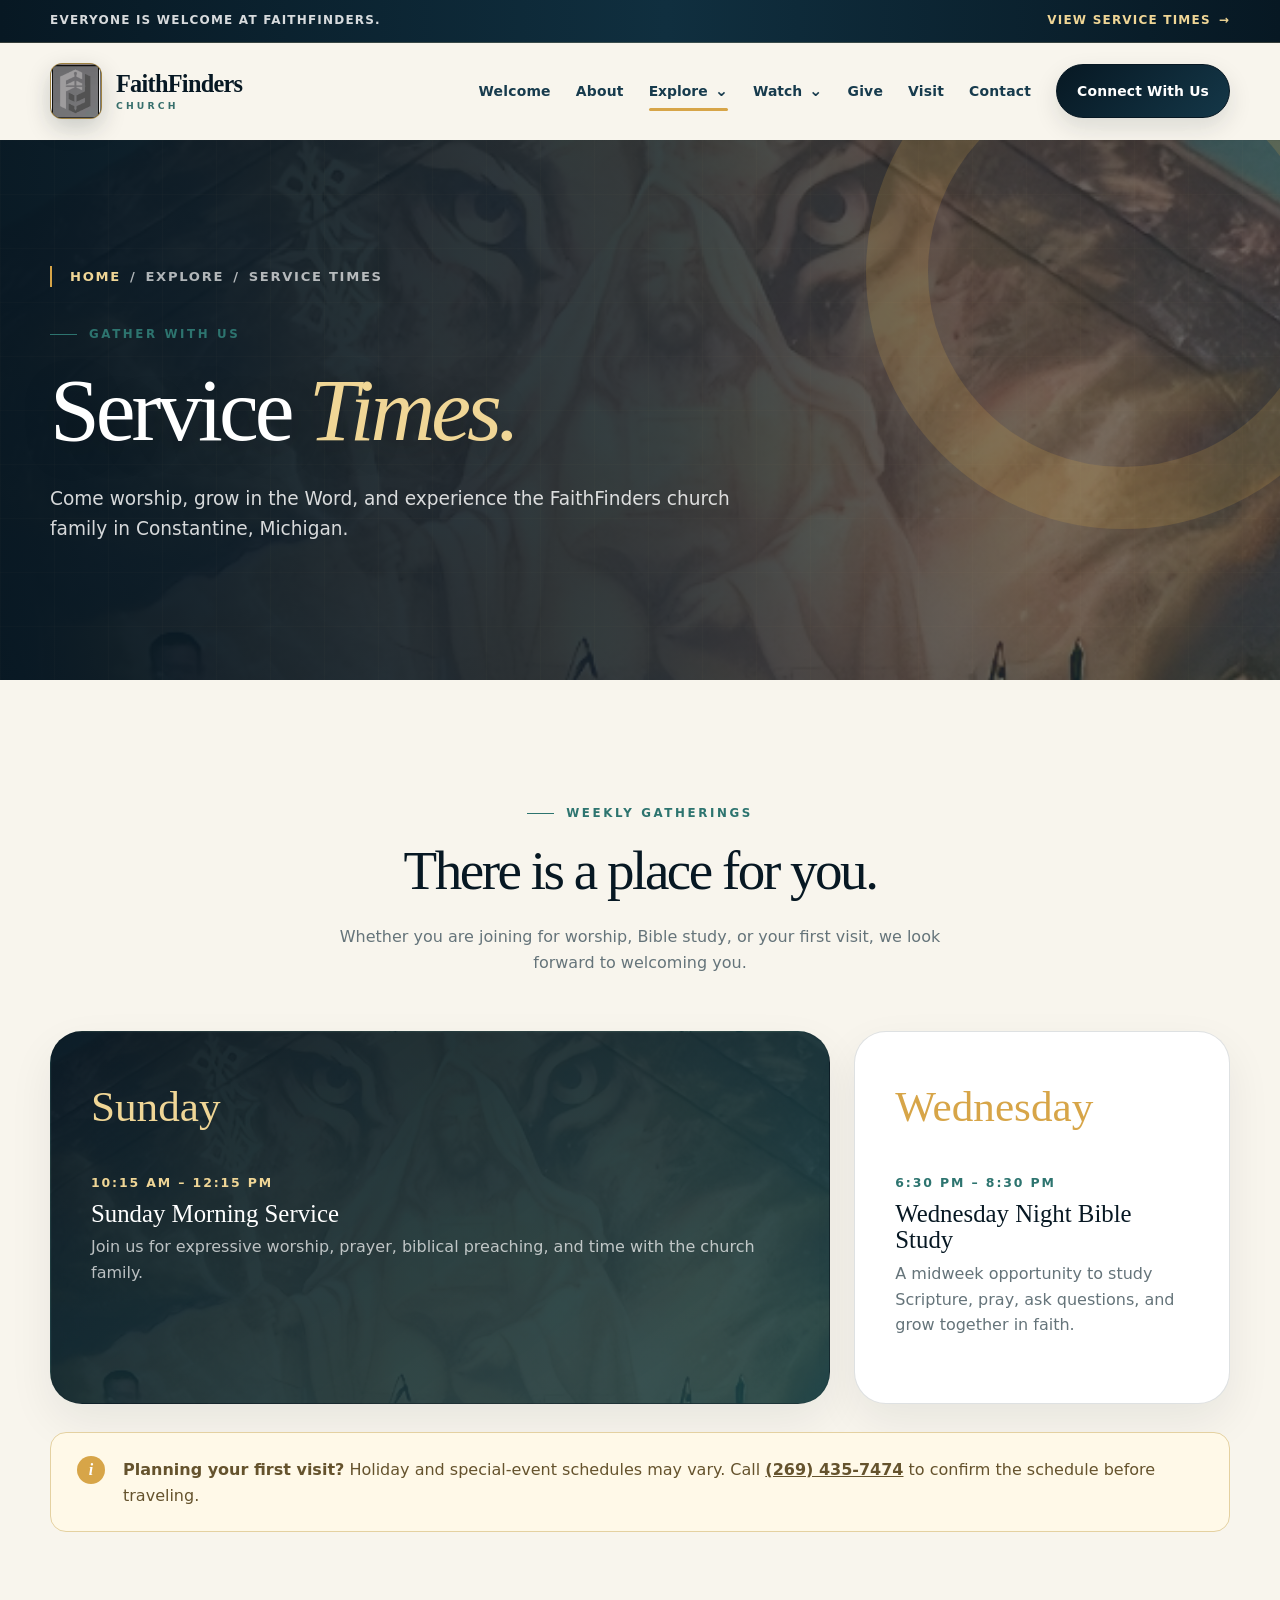
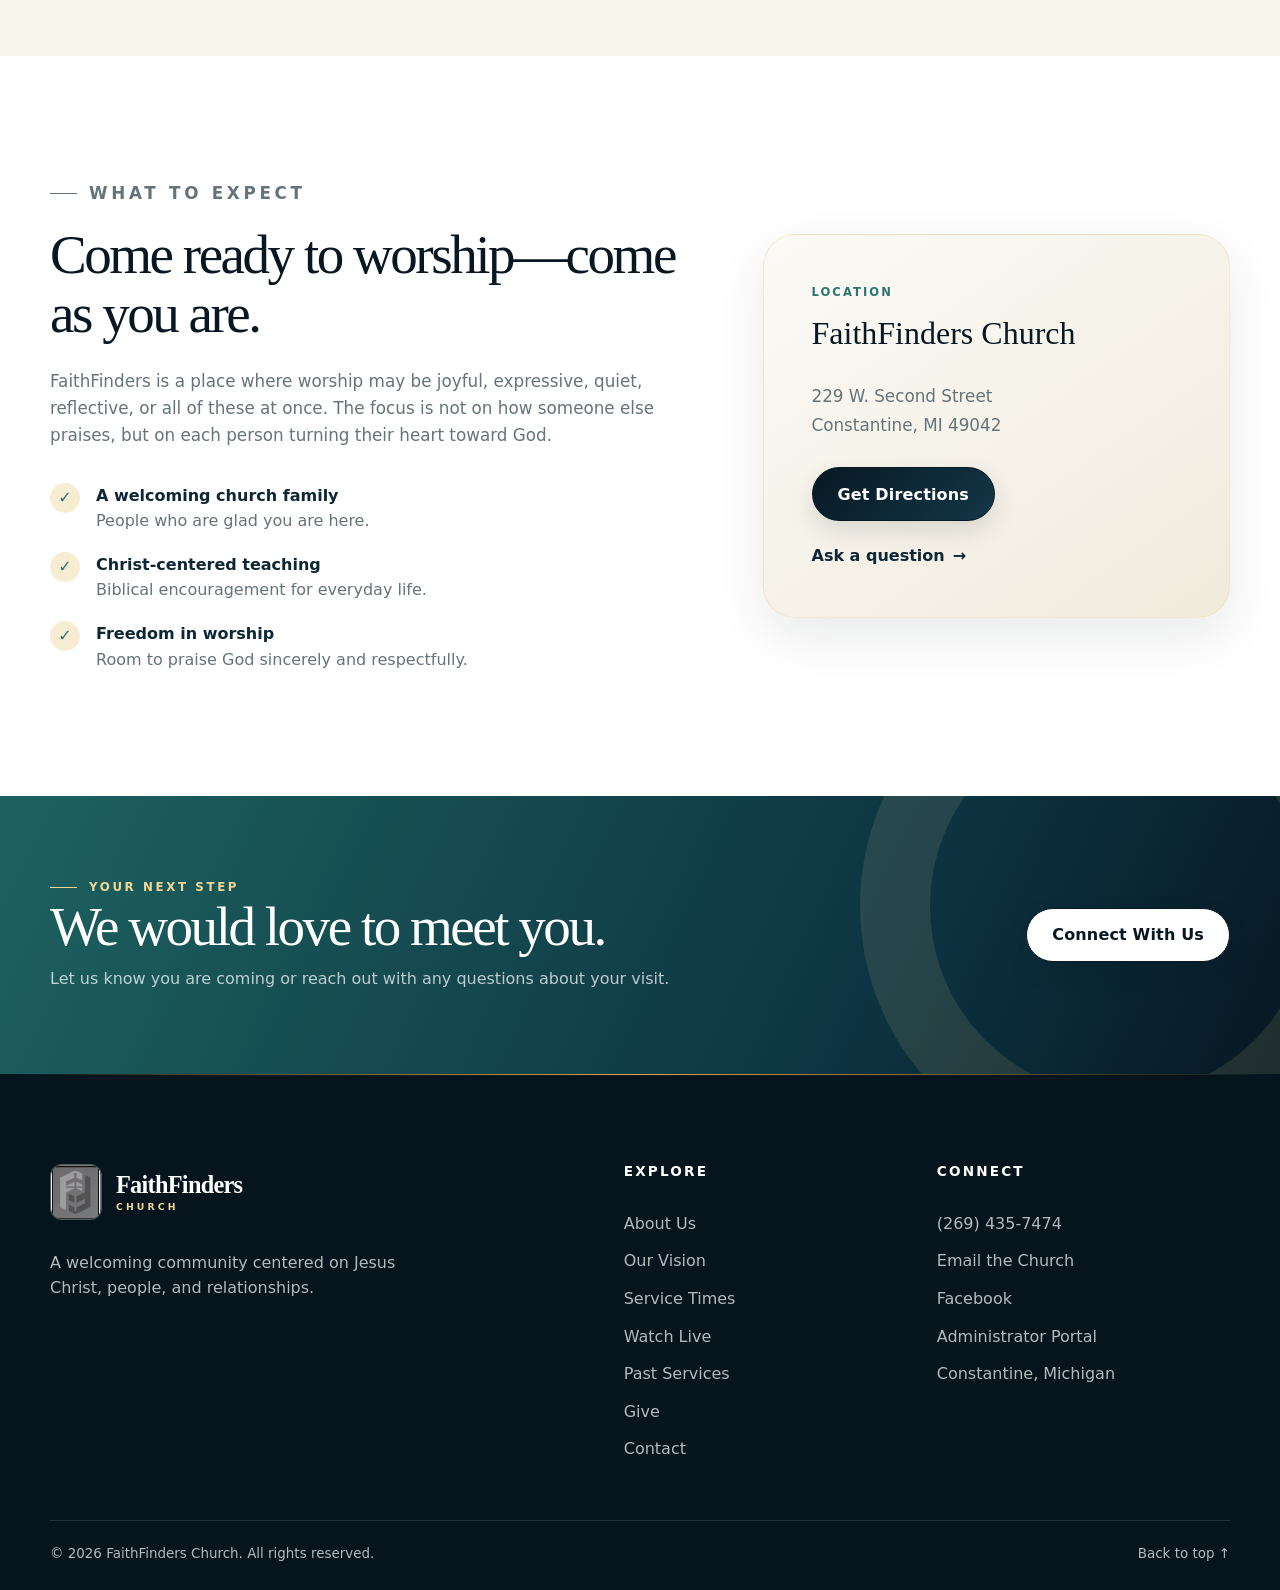
<file: service-times.html>
<!DOCTYPE html>
<html lang="en">
<head>
  <meta charset="UTF-8" />
  <meta name="viewport" content="width=device-width, initial-scale=1.0, viewport-fit=cover" />
  <meta name="description" content="Service times and visitor information for FaithFinders Church in Constantine, Michigan." />
  <title>Service Times | FaithFinders Church</title>
  <link rel="stylesheet" href="styles.css" />
</head>
<body class="service-times-page">
  <a class="skip-link" href="#main">Skip to main content</a>

  <div class="announcement">
    <div class="container announcement__inner">
      <span>Everyone is welcome at FaithFinders.</span>
      <a href="service-times.html">View service times <span aria-hidden="true">→</span></a>
    </div>
  </div>

  <header class="site-header" id="top">
    <div class="container nav-wrap">
      <a class="brand" href="index.html" aria-label="FaithFinders Church home">
        <span class="brand-mark" aria-hidden="true"><img src="assets/faithfinders-logo.png" alt="" /></span>
        <span class="brand-copy"><strong>FaithFinders</strong><small>Church</small></span>
      </a>

      <button class="menu-toggle" type="button" aria-expanded="false" aria-controls="primary-nav">
        <span class="sr-only">Toggle navigation</span><span></span><span></span><span></span>
      </button>

      <nav class="primary-nav" id="primary-nav" aria-label="Primary navigation">
        <a href="index.html#welcome">Welcome</a>
        <a href="about-us.html">About</a>
        <div class="nav-dropdown nav-current-parent">
          <button class="nav-dropdown__toggle" type="button" aria-expanded="false" aria-haspopup="true">
            Explore <span aria-hidden="true">⌄</span>
          </button>
          <div class="nav-dropdown__menu">
            <a href="vision.html">
              <strong>Our Vision</strong>
              <small>Discover the future we believe for.</small>
            </a>
            <a href="service-times.html" aria-current="page">
              <strong>Service Times</strong>
              <small>Find a gathering and plan your visit.</small>
            </a>
          </div>
        </div>
        <div class="nav-dropdown">
          <button class="nav-dropdown__toggle" type="button" aria-expanded="false" aria-haspopup="true">
            Watch <span aria-hidden="true">⌄</span>
          </button>
          <div class="nav-dropdown__menu">
            <a href="watch.html#live">
              <strong>Live Stream</strong>
              <small>Join a FaithFinders service online.</small>
            </a>
            <a href="watch.html#archive">
              <strong>Past Services</strong>
              <small>Watch messages and services on demand.</small>
            </a>
          </div>
        </div>
        <a href="give.html">Give</a>
        <a href="index.html#visit">Visit</a>
        <a href="index.html#contact">Contact</a>
        <a class="button button--small" href="index.html#contact">Connect With Us</a>
      </nav>
    </div>
  </header>

  <main id="main">
    <section class="page-hero page-hero--services" aria-labelledby="services-title">
      <div class="container page-hero__inner">
        <div class="breadcrumbs"><a href="index.html">Home</a><span aria-hidden="true">/</span><span>Explore</span><span aria-hidden="true">/</span><span>Service Times</span></div>
        <p class="eyebrow">Gather with us</p>
        <h1 id="services-title">Service <em>Times.</em></h1>
        <p class="page-hero__lead">Come worship, grow in the Word, and experience the FaithFinders church family in Constantine, Michigan.</p>
      </div>
    </section>

    <section class="section service-schedule" aria-labelledby="schedule-title">
      <div class="container">
        <div class="section-heading reveal">
          <p class="eyebrow">Weekly gatherings</p>
          <h2 id="schedule-title">There is a place for you.</h2>
          <p>Whether you are joining for worship, Bible study, or your first visit, we look forward to welcoming you.</p>
        </div>

        <div class="service-grid">
          <article class="service-card service-card--featured reveal">
            <div class="service-card__day">Sunday</div>
            <div class="service-card__list">
              <div><span>10:15 AM – 12:15 PM</span><h3>Sunday Morning Service</h3><p>Join us for expressive worship, prayer, biblical preaching, and time with the church family.</p></div>
            </div>
          </article>

          <article class="service-card reveal">
            <div class="service-card__day">Wednesday</div>
            <div class="service-card__list">
              <div><span>6:30 PM – 8:30 PM</span><h3>Wednesday Night Bible Study</h3><p>A midweek opportunity to study Scripture, pray, ask questions, and grow together in faith.</p></div>
            </div>
          </article>
        </div>

        <div class="schedule-note reveal">
          <span aria-hidden="true">i</span>
          <p><strong>Planning your first visit?</strong> Holiday and special-event schedules may vary. Call <a href="tel:+12694357474">(269) 435-7474</a> to confirm the schedule before traveling.</p>
        </div>
      </div>
    </section>

    <section class="section visit-details">
      <div class="container visit-details__grid">
        <div class="visit-details__copy reveal">
          <p class="eyebrow">What to expect</p>
          <h2>Come ready to worship—come as you are.</h2>
          <p>FaithFinders is a place where worship may be joyful, expressive, quiet, reflective, or all of these at once. The focus is not on how someone else praises, but on each person turning their heart toward God.</p>
          <div class="visit-checks">
            <div><span>✓</span><p><strong>A welcoming church family</strong><br />People who are glad you are here.</p></div>
            <div><span>✓</span><p><strong>Christ-centered teaching</strong><br />Biblical encouragement for everyday life.</p></div>
            <div><span>✓</span><p><strong>Freedom in worship</strong><br />Room to praise God sincerely and respectfully.</p></div>
          </div>
        </div>

        <aside class="location-card reveal">
          <p class="card-kicker">Location</p>
          <h3>FaithFinders Church</h3>
          <address>229 W. Second Street<br />Constantine, MI 49042</address>
          <a class="button" href="https://www.google.com/maps/search/?api=1&query=229+W.+Second+Street%2C+Constantine%2C+MI+49042" target="_blank" rel="noopener">Get Directions</a>
          <a class="text-link dark" href="index.html#contact">Ask a question <span aria-hidden="true">→</span></a>
        </aside>
      </div>
    </section>

    <section class="service-cta">
      <div class="container service-cta__inner reveal">
        <div>
          <p class="eyebrow">Your next step</p>
          <h2>We would love to meet you.</h2>
          <p>Let us know you are coming or reach out with any questions about your visit.</p>
        </div>
        <a class="button button--light" href="index.html#contact">Connect With Us</a>
      </div>
    </section>
  </main>

  <footer class="site-footer">
    <div class="container footer-grid">
      <div>
        <a class="brand brand--footer" href="index.html">
          <span class="brand-mark" aria-hidden="true"><img src="assets/faithfinders-logo.png" alt="" /></span>
          <span class="brand-copy"><strong>FaithFinders</strong><small>Church</small></span>
        </a>
        <p>A welcoming community centered on Jesus Christ, people, and relationships.</p>
      </div>
      <div>
        <h3>Explore</h3>
        <a href="about-us.html">About Us</a>
        <a href="vision.html">Our Vision</a>
        <a href="service-times.html">Service Times</a>
        <a href="watch.html#live">Watch Live</a>
        <a href="watch.html#archive">Past Services</a>
        <a href="give.html">Give</a>
        <a href="index.html#contact">Contact</a>
      </div>
      <div>
        <h3>Connect</h3>
        <a href="tel:+12694357474">(269) 435-7474</a>
        <a href="mailto:rgafaithfinder@yahoo.com">Email the Church</a>
        <a href="https://www.facebook.com/faithfinderschurchmi" target="_blank" rel="noopener">Facebook</a>
        <a href="admin.html">Administrator Portal</a>
        <span>Constantine, Michigan</span>
      </div>
    </div>
    <div class="container footer-bottom">
      <p>© <span id="year"></span> FaithFinders Church. All rights reserved.</p>
      <a href="#top">Back to top ↑</a>
    </div>
  </footer>
  <script src="script.js"></script>
</body>
</html>
</file>
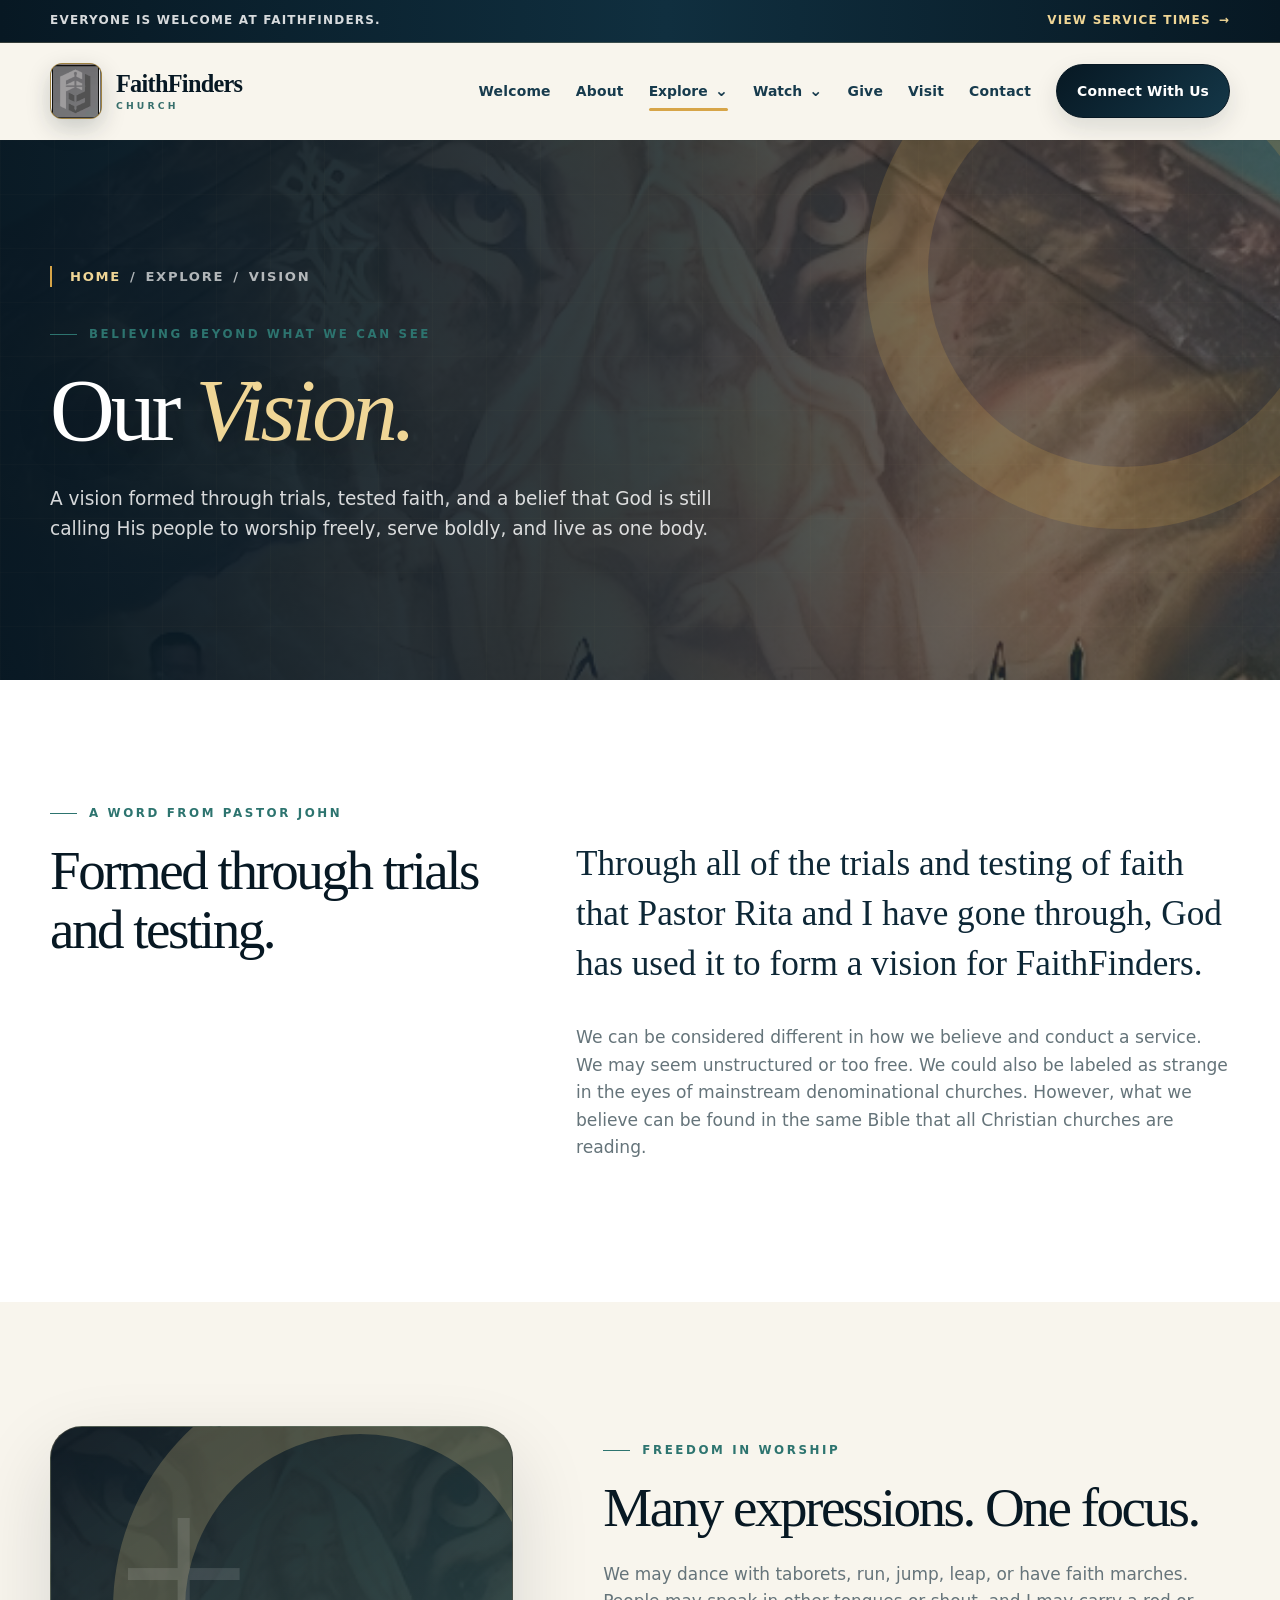
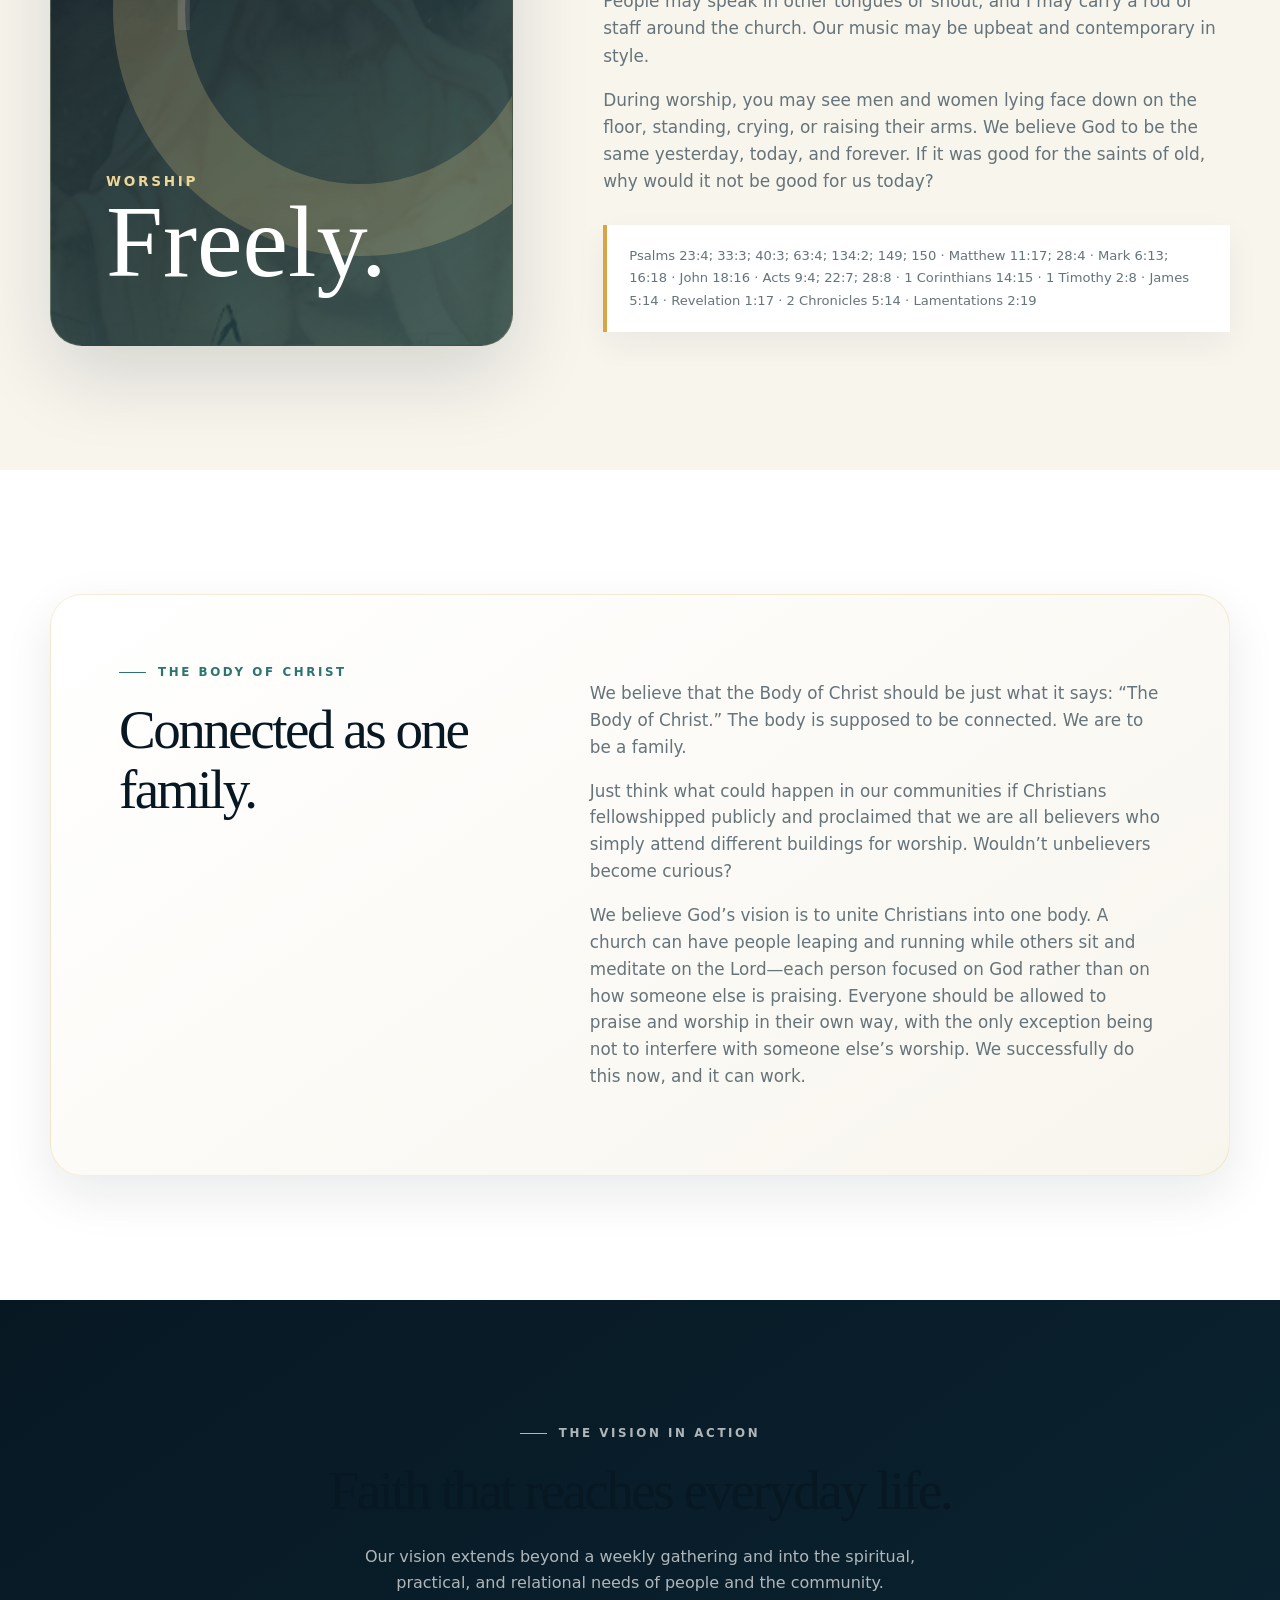
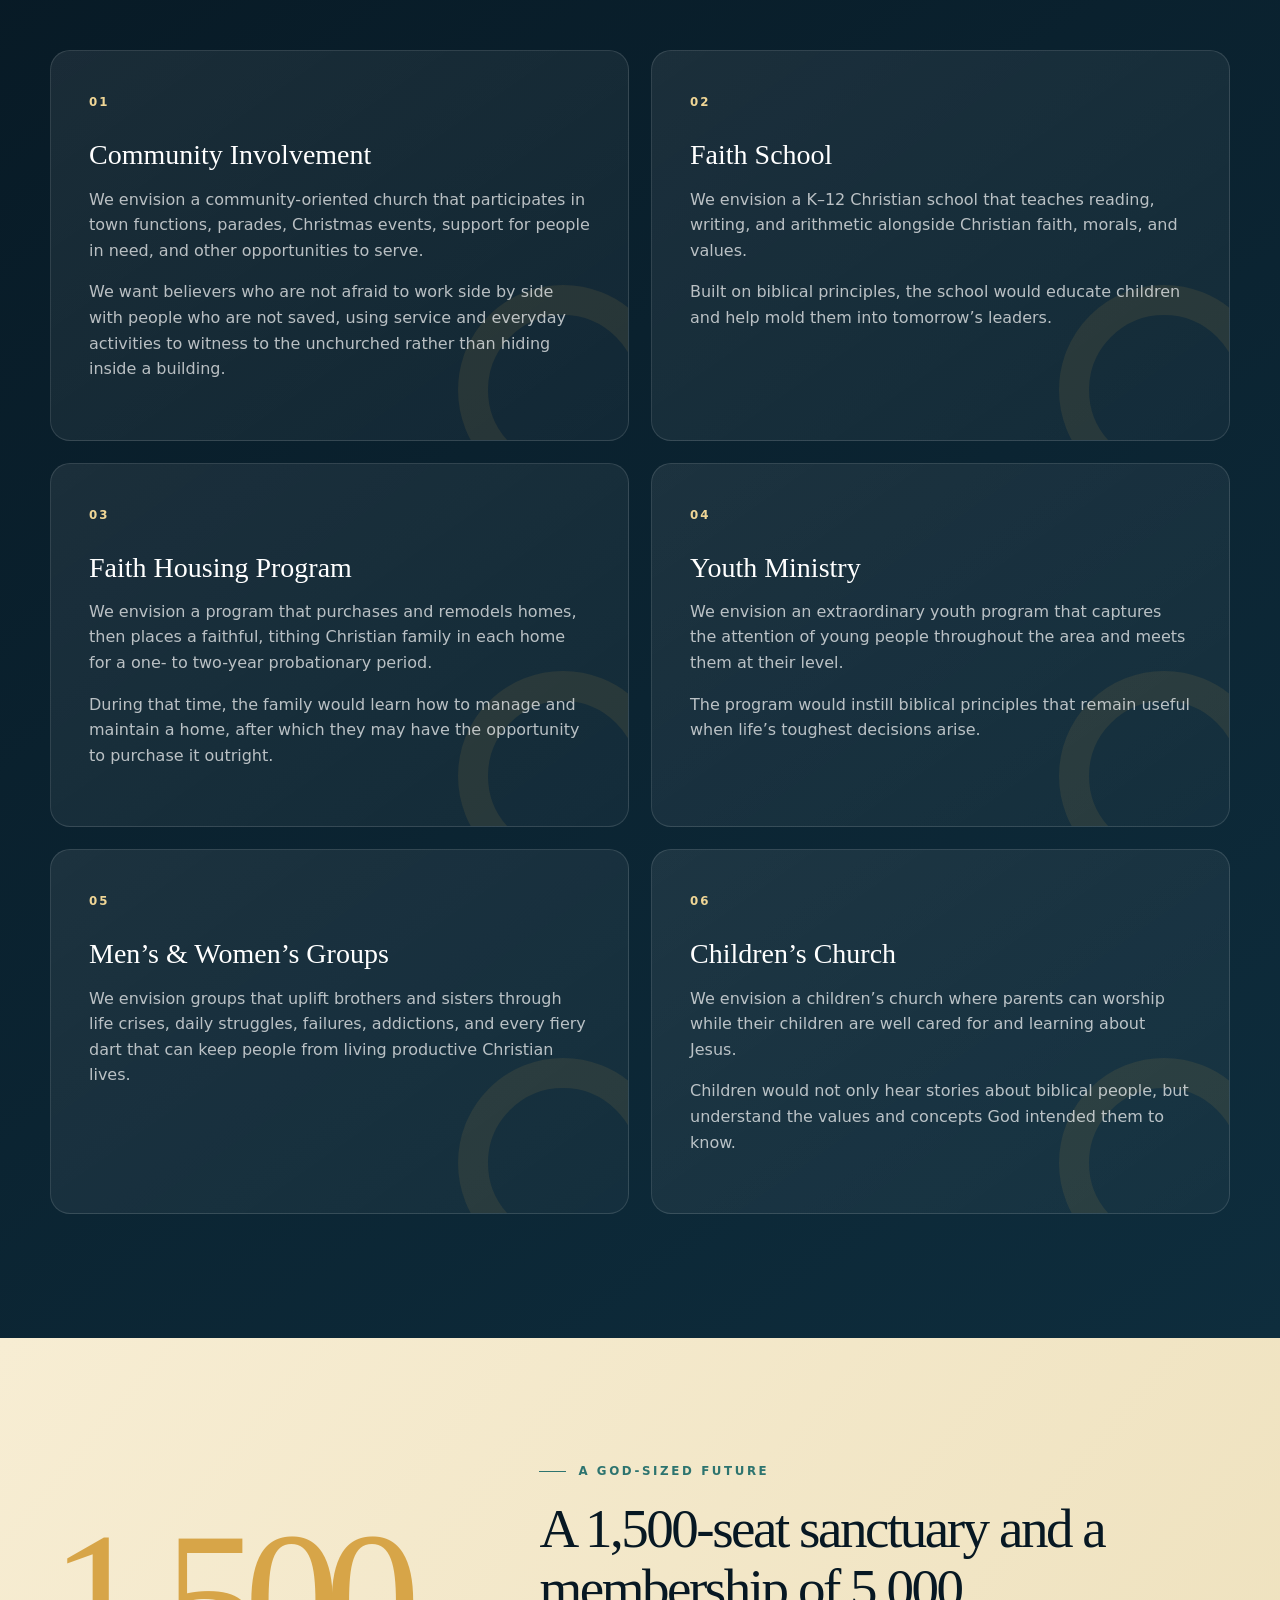
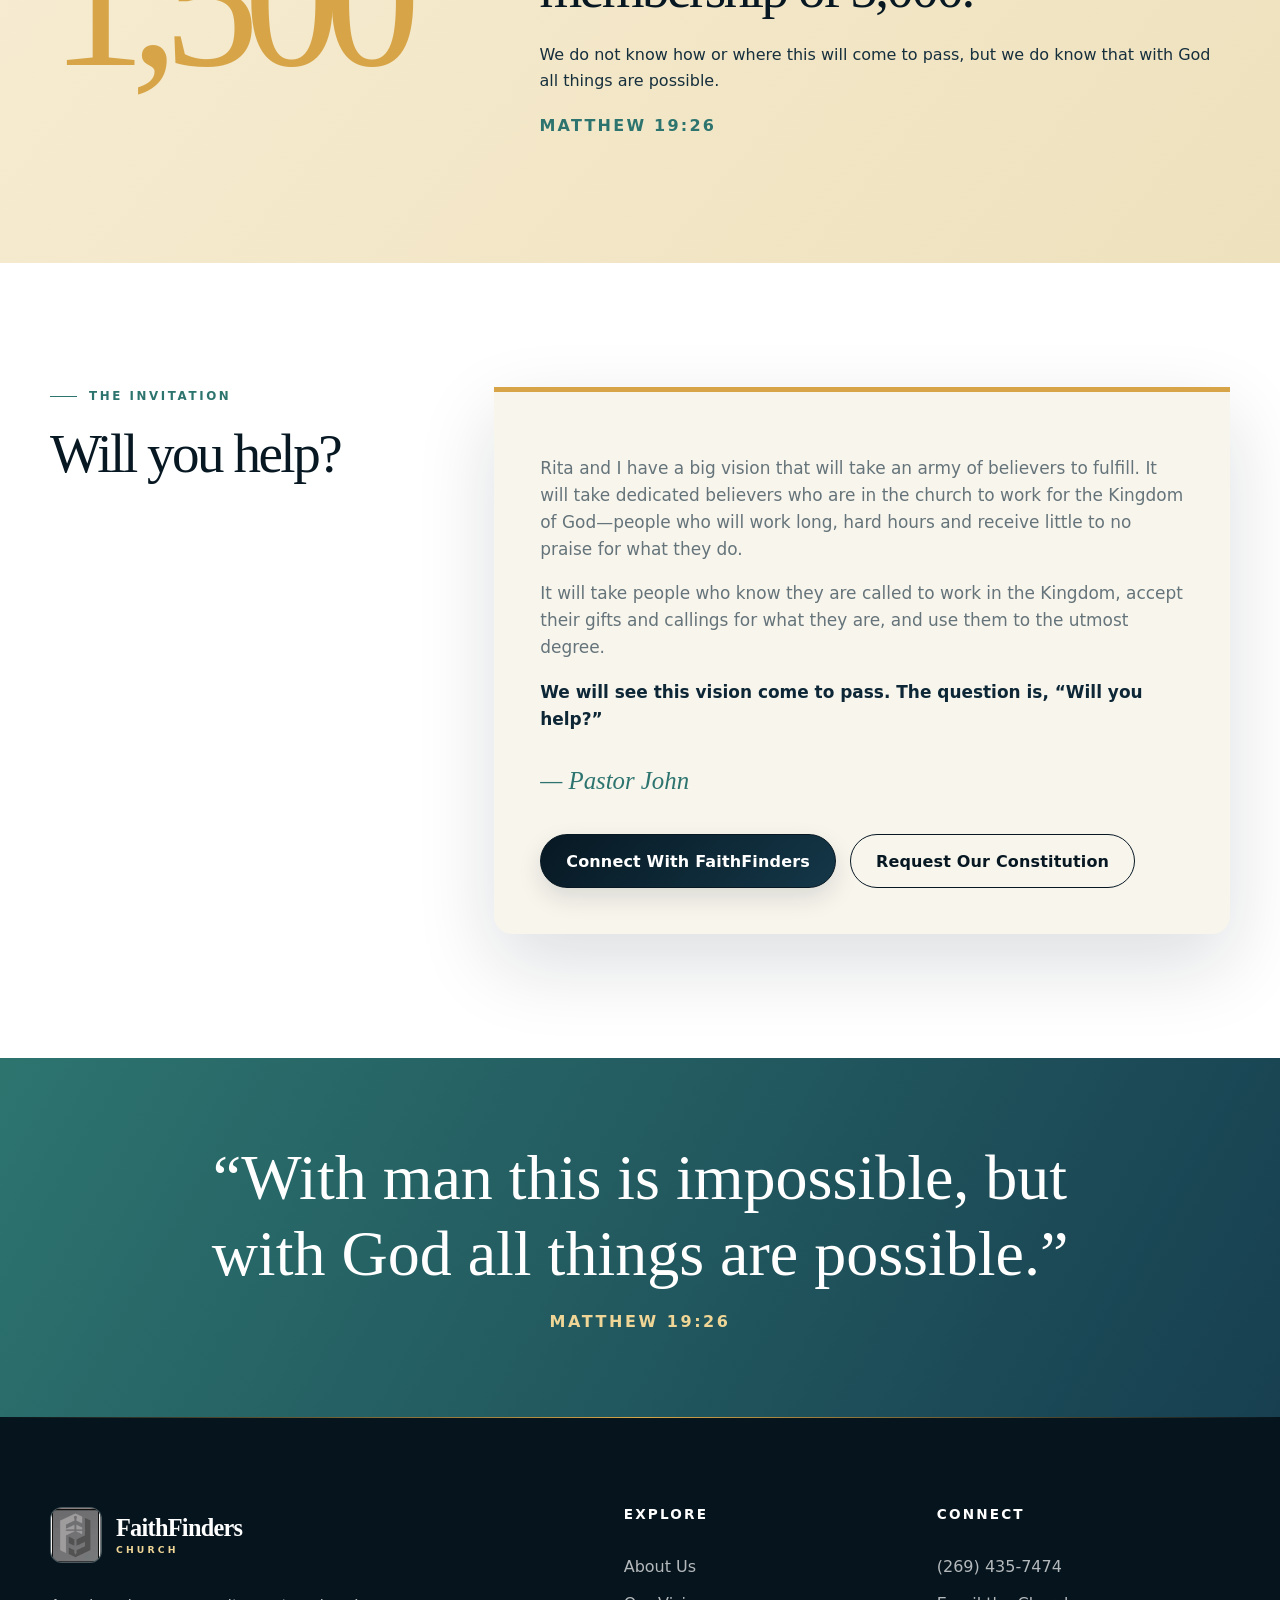
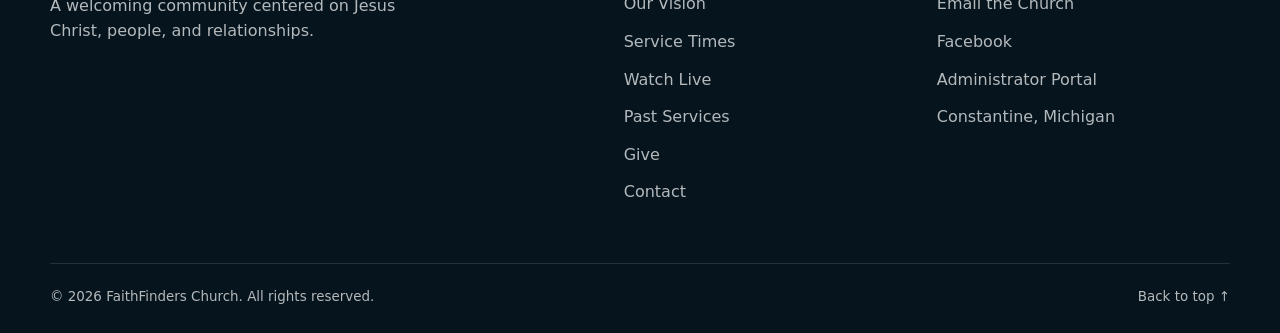
<file: vision.html>
<!DOCTYPE html>
<html lang="en">
<head>
  <meta charset="UTF-8" />
  <meta name="viewport" content="width=device-width, initial-scale=1.0, viewport-fit=cover" />
  <meta name="description" content="Explore the vision of FaithFinders Church in Constantine, Michigan: united worship, community service, Christian education, family support, and faith-filled growth." />
  <title>Our Vision | FaithFinders Church</title>
  <link rel="stylesheet" href="styles.css" />
</head>
<body class="vision-page">
  <a class="skip-link" href="#main">Skip to main content</a>

  <div class="announcement">
    <div class="container announcement__inner">
      <span>Everyone is welcome at FaithFinders.</span>
      <a href="service-times.html">View service times <span aria-hidden="true">→</span></a>
    </div>
  </div>

  <header class="site-header" id="top">
    <div class="container nav-wrap">
      <a class="brand" href="index.html" aria-label="FaithFinders Church home">
        <span class="brand-mark" aria-hidden="true"><img src="assets/faithfinders-logo.png" alt="" /></span>
        <span class="brand-copy"><strong>FaithFinders</strong><small>Church</small></span>
      </a>

      <button class="menu-toggle" type="button" aria-expanded="false" aria-controls="primary-nav">
        <span class="sr-only">Toggle navigation</span><span></span><span></span><span></span>
      </button>

      <nav class="primary-nav" id="primary-nav" aria-label="Primary navigation">
        <a href="index.html#welcome">Welcome</a>
        <a href="about-us.html">About</a>
        <div class="nav-dropdown nav-current-parent">
          <button class="nav-dropdown__toggle" type="button" aria-expanded="false" aria-haspopup="true">
            Explore <span aria-hidden="true">⌄</span>
          </button>
          <div class="nav-dropdown__menu">
            <a href="vision.html" aria-current="page">
              <strong>Our Vision</strong>
              <small>Discover the future we believe for.</small>
            </a>
            <a href="service-times.html">
              <strong>Service Times</strong>
              <small>Find a gathering and plan your visit.</small>
            </a>
          </div>
        </div>
        <div class="nav-dropdown">
          <button class="nav-dropdown__toggle" type="button" aria-expanded="false" aria-haspopup="true">
            Watch <span aria-hidden="true">⌄</span>
          </button>
          <div class="nav-dropdown__menu">
            <a href="watch.html#live">
              <strong>Live Stream</strong>
              <small>Join a FaithFinders service online.</small>
            </a>
            <a href="watch.html#archive">
              <strong>Past Services</strong>
              <small>Watch messages and services on demand.</small>
            </a>
          </div>
        </div>
        <a href="give.html">Give</a>
        <a href="index.html#visit">Visit</a>
        <a href="index.html#contact">Contact</a>
        <a class="button button--small" href="index.html#contact">Connect With Us</a>
      </nav>
    </div>
  </header>

  <main id="main">
    <section class="page-hero page-hero--vision" aria-labelledby="vision-title">
      <div class="container page-hero__inner">
        <div class="breadcrumbs"><a href="index.html">Home</a><span aria-hidden="true">/</span><span>Explore</span><span aria-hidden="true">/</span><span>Vision</span></div>
        <p class="eyebrow">Believing beyond what we can see</p>
        <h1 id="vision-title">Our <em>Vision.</em></h1>
        <p class="page-hero__lead">A vision formed through trials, tested faith, and a belief that God is still calling His people to worship freely, serve boldly, and live as one body.</p>
      </div>
    </section>

    <section class="section vision-opening">
      <div class="container vision-opening__grid">
        <div class="vision-opening__title reveal">
          <p class="eyebrow">A word from Pastor John</p>
          <h2>Formed through trials and testing.</h2>
        </div>
        <div class="vision-opening__copy reveal">
          <p class="vision-lead">Through all of the trials and testing of faith that Pastor Rita and I have gone through, God has used it to form a vision for FaithFinders.</p>
          <p>We can be considered different in how we believe and conduct a service. We may seem unstructured or too free. We could also be labeled as strange in the eyes of mainstream denominational churches. However, what we believe can be found in the same Bible that all Christian churches are reading.</p>
        </div>
      </div>
    </section>

    <section class="vision-worship section" aria-labelledby="worship-title">
      <div class="container vision-feature-grid">
        <div class="vision-symbol reveal" aria-hidden="true">
          <span>Worship</span>
          <strong>Freely.</strong>
        </div>
        <div class="section-copy reveal">
          <p class="eyebrow">Freedom in worship</p>
          <h2 id="worship-title">Many expressions. One focus.</h2>
          <p>We may dance with taborets, run, jump, leap, or have faith marches. People may speak in other tongues or shout, and I may carry a rod or staff around the church. Our music may be upbeat and contemporary in style.</p>
          <p>During worship, you may see men and women lying face down on the floor, standing, crying, or raising their arms. We believe God to be the same yesterday, today, and forever. If it was good for the saints of old, why would it not be good for us today?</p>
          <div class="scripture-reference">Psalms 23:4; 33:3; 40:3; 63:4; 134:2; 149; 150 · Matthew 11:17; 28:4 · Mark 6:13; 16:18 · John 18:16 · Acts 9:4; 22:7; 28:8 · 1 Corinthians 14:15 · 1 Timothy 2:8 · James 5:14 · Revelation 1:17 · 2 Chronicles 5:14 · Lamentations 2:19</div>
        </div>
      </div>
    </section>

    <section class="section vision-body" aria-labelledby="body-title">
      <div class="container body-unity reveal">
        <div>
          <p class="eyebrow">The Body of Christ</p>
          <h2 id="body-title">Connected as one family.</h2>
        </div>
        <div>
          <p>We believe that the Body of Christ should be just what it says: “The Body of Christ.” The body is supposed to be connected. We are to be a family.</p>
          <p>Just think what could happen in our communities if Christians fellowshipped publicly and proclaimed that we are all believers who simply attend different buildings for worship. Wouldn’t unbelievers become curious?</p>
          <p>We believe God’s vision is to unite Christians into one body. A church can have people leaping and running while others sit and meditate on the Lord—each person focused on God rather than on how someone else is praising. Everyone should be allowed to praise and worship in their own way, with the only exception being not to interfere with someone else’s worship. We successfully do this now, and it can work.</p>
        </div>
      </div>
    </section>

    <section class="vision-pillars section" aria-labelledby="pillars-title">
      <div class="container">
        <div class="section-heading reveal">
          <p class="eyebrow">The vision in action</p>
          <h2 id="pillars-title">Faith that reaches everyday life.</h2>
          <p>Our vision extends beyond a weekly gathering and into the spiritual, practical, and relational needs of people and the community.</p>
        </div>

        <div class="vision-card-grid">
          <article class="vision-card reveal">
            <span class="vision-card__number">01</span>
            <h3>Community Involvement</h3>
            <p>We envision a community-oriented church that participates in town functions, parades, Christmas events, support for people in need, and other opportunities to serve.</p>
            <p>We want believers who are not afraid to work side by side with people who are not saved, using service and everyday activities to witness to the unchurched rather than hiding inside a building.</p>
          </article>

          <article class="vision-card reveal">
            <span class="vision-card__number">02</span>
            <h3>Faith School</h3>
            <p>We envision a K–12 Christian school that teaches reading, writing, and arithmetic alongside Christian faith, morals, and values.</p>
            <p>Built on biblical principles, the school would educate children and help mold them into tomorrow’s leaders.</p>
          </article>

          <article class="vision-card reveal">
            <span class="vision-card__number">03</span>
            <h3>Faith Housing Program</h3>
            <p>We envision a program that purchases and remodels homes, then places a faithful, tithing Christian family in each home for a one- to two-year probationary period.</p>
            <p>During that time, the family would learn how to manage and maintain a home, after which they may have the opportunity to purchase it outright.</p>
          </article>

          <article class="vision-card reveal">
            <span class="vision-card__number">04</span>
            <h3>Youth Ministry</h3>
            <p>We envision an extraordinary youth program that captures the attention of young people throughout the area and meets them at their level.</p>
            <p>The program would instill biblical principles that remain useful when life’s toughest decisions arise.</p>
          </article>

          <article class="vision-card reveal">
            <span class="vision-card__number">05</span>
            <h3>Men’s &amp; Women’s Groups</h3>
            <p>We envision groups that uplift brothers and sisters through life crises, daily struggles, failures, addictions, and every fiery dart that can keep people from living productive Christian lives.</p>
          </article>

          <article class="vision-card reveal">
            <span class="vision-card__number">06</span>
            <h3>Children’s Church</h3>
            <p>We envision a children’s church where parents can worship while their children are well cared for and learning about Jesus.</p>
            <p>Children would not only hear stories about biblical people, but understand the values and concepts God intended them to know.</p>
          </article>
        </div>
      </div>
    </section>

    <section class="vision-big section" aria-labelledby="big-vision-title">
      <div class="container vision-big__inner reveal">
        <div class="vision-big__number">1,500</div>
        <div>
          <p class="eyebrow">A God-sized future</p>
          <h2 id="big-vision-title">A 1,500-seat sanctuary and a membership of 5,000.</h2>
          <p>We do not know how or where this will come to pass, but we do know that with God all things are possible.</p>
          <cite>Matthew 19:26</cite>
        </div>
      </div>
    </section>

    <section class="vision-conclusion section">
      <div class="container vision-conclusion__grid">
        <div class="reveal">
          <p class="eyebrow">The invitation</p>
          <h2>Will you help?</h2>
        </div>
        <div class="vision-letter reveal">
          <p>Rita and I have a big vision that will take an army of believers to fulfill. It will take dedicated believers who are in the church to work for the Kingdom of God—people who will work long, hard hours and receive little to no praise for what they do.</p>
          <p>It will take people who know they are called to work in the Kingdom, accept their gifts and callings for what they are, and use them to the utmost degree.</p>
          <p><strong>We will see this vision come to pass. The question is, “Will you help?”</strong></p>
          <p class="vision-signature">— Pastor John</p>
          <div class="vision-actions">
            <a class="button" href="index.html#contact">Connect With FaithFinders</a>
            <a class="button button--outline" href="mailto:rgafaithfinder@yahoo.com?subject=Request%20for%20FaithFinders%20Constitution">Request Our Constitution</a>
          </div>
        </div>
      </div>
    </section>

    <section class="vision-final-verse">
      <div class="container reveal">
        <blockquote>“With man this is impossible, but with God all things are possible.”</blockquote>
        <cite>Matthew 19:26</cite>
      </div>
    </section>
  </main>

  <footer class="site-footer">
    <div class="container footer-grid">
      <div>
        <a class="brand brand--footer" href="index.html">
          <span class="brand-mark" aria-hidden="true"><img src="assets/faithfinders-logo.png" alt="" /></span>
          <span class="brand-copy"><strong>FaithFinders</strong><small>Church</small></span>
        </a>
        <p>A welcoming community centered on Jesus Christ, people, and relationships.</p>
      </div>
      <div>
        <h3>Explore</h3>
        <a href="about-us.html">About Us</a>
        <a href="vision.html">Our Vision</a>
        <a href="service-times.html">Service Times</a>
        <a href="watch.html#live">Watch Live</a>
        <a href="watch.html#archive">Past Services</a>
        <a href="give.html">Give</a>
        <a href="index.html#contact">Contact</a>
      </div>
      <div>
        <h3>Connect</h3>
        <a href="tel:+12694357474">(269) 435-7474</a>
        <a href="mailto:rgafaithfinder@yahoo.com">Email the Church</a>
        <a href="https://www.facebook.com/faithfinderschurchmi" target="_blank" rel="noopener">Facebook</a>
        <a href="admin.html">Administrator Portal</a>
        <span>Constantine, Michigan</span>
      </div>
    </div>
    <div class="container footer-bottom">
      <p>© <span id="year"></span> FaithFinders Church. All rights reserved.</p>
      <a href="#top">Back to top ↑</a>
    </div>
  </footer>
  <script src="script.js"></script>
</body>
</html>
</file>
<file: styles.css>
:root {
  --navy-950: #0c1f2d;
  --navy-900: #102b3c;
  --navy-800: #173d52;
  --teal-600: #2a7f78;
  --teal-500: #3b9990;
  --gold-500: #d6a74a;
  --gold-300: #edcf8b;
  --cream-100: #fbf8f0;
  --cream-200: #f4eedf;
  --white: #ffffff;
  --ink: #18303e;
  --muted: #64747d;
  --line: rgba(24, 48, 62, 0.14);
  --shadow: 0 24px 70px rgba(12, 31, 45, 0.12);
  --radius-lg: 28px;
  --radius-md: 18px;
  --container: 1180px;
}

* { box-sizing: border-box; }
html { scroll-behavior: smooth; overflow-x: hidden; }
body {
  margin: 0;
  color: var(--ink);
  background: var(--cream-100);
  font-family: Inter, ui-sans-serif, system-ui, -apple-system, BlinkMacSystemFont, "Segoe UI", sans-serif;
  line-height: 1.6;
  -webkit-font-smoothing: antialiased;
  overflow-x: hidden;
}
body.menu-open { overflow: hidden; }
a { color: inherit; text-decoration: none; }
button, input, textarea { font: inherit; }
img, svg { display: block; max-width: 100%; }
address { font-style: normal; }

.container { width: min(calc(100% - 40px), var(--container)); margin-inline: auto; }
.section { padding: 110px 0; }
.sr-only { position: absolute; width: 1px; height: 1px; padding: 0; margin: -1px; overflow: hidden; clip: rect(0,0,0,0); white-space: nowrap; border: 0; }
.skip-link { position: fixed; top: 12px; left: 12px; z-index: 999; transform: translateY(-150%); background: white; color: var(--navy-950); padding: 10px 16px; border-radius: 8px; }
.skip-link:focus { transform: translateY(0); }

.announcement { background: var(--navy-950); color: rgba(255,255,255,.84); font-size: .86rem; }
.announcement__inner { min-height: 38px; display: flex; align-items: center; justify-content: space-between; gap: 20px; }
.announcement a { color: var(--gold-300); font-weight: 700; }

.site-header { position: sticky; top: 0; z-index: 50; background: rgba(251,248,240,.92); border-bottom: 1px solid transparent; backdrop-filter: blur(18px); transition: border-color .25s ease, box-shadow .25s ease; }
.site-header.scrolled { border-color: var(--line); box-shadow: 0 8px 30px rgba(12,31,45,.08); }
.nav-wrap { height: 88px; display: flex; align-items: center; justify-content: space-between; }
.brand { display: inline-flex; align-items: center; gap: 12px; }
.brand-mark { width: 48px; height: 50px; flex: 0 0 48px; display: block; overflow: hidden; border: 1px solid rgba(12,31,45,.2); border-radius: 8px; background: #525252; box-shadow: 0 6px 16px rgba(12,31,45,.16); }
.brand-mark img { width: 100%; height: 100%; object-fit: cover; }
.brand-copy { display: grid; line-height: 1.05; }
.brand-copy strong { font-family: Georgia, "Times New Roman", serif; font-size: 1.42rem; letter-spacing: -.03em; color: var(--navy-950); }
.brand-copy small { margin-top: 4px; text-transform: uppercase; letter-spacing: .28em; font-size: .58rem; font-weight: 800; color: var(--teal-600); }
.primary-nav { display: flex; align-items: center; gap: 23px; font-size: .92rem; font-weight: 700; color: var(--navy-800); }
.primary-nav > a:not(.button) { position: relative; }
.primary-nav > a:not(.button)::after { content: ""; position: absolute; left: 0; right: 100%; bottom: -7px; height: 2px; background: var(--gold-500); transition: right .2s ease; }
.primary-nav > a:not(.button):hover::after { right: 0; }
.menu-toggle { display: none; border: 0; background: transparent; padding: 8px; }
.menu-toggle span:not(.sr-only) { width: 26px; height: 2px; margin: 5px 0; background: var(--navy-950); transition: .25s ease; }

.button { display: inline-flex; align-items: center; justify-content: center; min-height: 52px; padding: 0 25px; border: 1px solid var(--navy-950); border-radius: 999px; background: var(--navy-950); color: white; font-weight: 800; letter-spacing: .01em; cursor: pointer; transition: transform .2s ease, box-shadow .2s ease, background .2s ease; }
.button:hover { transform: translateY(-2px); box-shadow: 0 12px 25px rgba(12,31,45,.18); }
.button--small { min-height: 43px; padding-inline: 20px; }
.button--outline { background: transparent; color: var(--navy-950); }
.button--outline:hover { background: var(--navy-950); color: white; }
.button--light { background: white; border-color: white; color: var(--navy-950); }
.text-link { display: inline-flex; align-items: center; gap: 8px; color: white; font-weight: 800; }
.text-link span { transition: transform .2s ease; }
.text-link:hover span { transform: translateX(5px); }
.text-link.dark { color: var(--navy-900); }

.hero { position: relative; min-height: 760px; display: grid; align-items: center; overflow: hidden; color: white; background-color: var(--navy-950); background-image: linear-gradient(90deg, rgba(5,19,29,.96) 0%, rgba(9,30,43,.84) 45%, rgba(10,34,47,.46) 100%), url("assets/faithfinders-hero-mural.png"); background-position: center; background-size: cover; background-repeat: no-repeat; }
.hero::before { content: ""; position: absolute; inset: 0; background: linear-gradient(180deg, rgba(12,31,45,.08) 0%, rgba(12,31,45,.16) 55%, rgba(12,31,45,.54) 100%); }
.hero__content { position: relative; z-index: 2; padding: 80px 0 100px; }
.eyebrow { margin: 0 0 18px; color: var(--teal-600); text-transform: uppercase; letter-spacing: .19em; font-size: .74rem; font-weight: 900; }
.hero .eyebrow, .cta-band .eyebrow { color: var(--gold-300); }
h1, h2, h3 { margin-top: 0; line-height: 1.08; color: var(--navy-950); }
h1, h2 { font-family: Georgia, "Times New Roman", serif; font-weight: 500; letter-spacing: -.045em; }
h1 { max-width: 820px; margin-bottom: 28px; color: white; font-size: clamp(3.8rem, 7.5vw, 7.2rem); }
h1 em { color: var(--gold-300); font-weight: 400; }
h2 { margin-bottom: 24px; font-size: clamp(2.5rem, 4.3vw, 4.5rem); }
h3 { font-size: 1.45rem; }
.hero__lead { max-width: 660px; margin: 0 0 38px; color: rgba(255,255,255,.82); font-size: 1.18rem; }
.hero__actions { display: flex; align-items: center; gap: 28px; flex-wrap: wrap; }
.hero .button { background: var(--gold-500); border-color: var(--gold-500); color: var(--navy-950); }
.hero-art { position: absolute; right: -2vw; bottom: -10px; width: min(48vw, 660px); height: 86%; opacity: .92; }
.sun { position: absolute; width: 310px; height: 310px; top: 8%; right: 16%; border-radius: 50%; background: radial-gradient(circle at 40% 40%, #f8df9b 0%, #d8ad50 44%, rgba(216,173,80,.12) 69%, transparent 70%); }
.window { position: absolute; bottom: 0; width: 29%; height: 64%; border: 2px solid rgba(255,255,255,.17); border-radius: 180px 180px 0 0; background: linear-gradient(160deg, rgba(255,255,255,.14), rgba(255,255,255,.02)); box-shadow: inset 0 0 50px rgba(255,255,255,.06); }
.window::after { content: ""; position: absolute; inset: 12px; border: 1px solid rgba(255,255,255,.14); border-radius: inherit; }
.window--one { left: 3%; height: 49%; }
.window--two { left: 35%; height: 72%; }
.window--three { right: 3%; height: 57%; }
.cross { position: absolute; left: 52%; top: 25%; width: 12px; height: 260px; background: rgba(255,255,255,.78); border-radius: 8px; box-shadow: 0 0 60px rgba(255,255,255,.34); }
.cross::before { content: ""; position: absolute; width: 126px; height: 12px; left: 50%; top: 64px; transform: translateX(-50%); background: inherit; border-radius: 8px; }
.scroll-cue { position: absolute; left: 50%; bottom: 26px; z-index: 3; width: 32px; height: 52px; border: 1px solid rgba(255,255,255,.32); border-radius: 20px; transform: translateX(-50%); }
.scroll-cue span { position: absolute; left: 50%; top: 10px; width: 4px; height: 9px; border-radius: 3px; background: white; transform: translateX(-50%); animation: scroll 1.8s infinite; }
@keyframes scroll { 0% { opacity: 0; transform: translate(-50%,0); } 30% { opacity: 1; } 100% { opacity: 0; transform: translate(-50%,18px); } }

.split-grid { display: grid; grid-template-columns: 1.05fr .8fr; align-items: center; gap: 90px; }
.section-copy > p:not(.eyebrow) { max-width: 650px; color: var(--muted); font-size: 1.06rem; }
.section-copy .text-link { margin-top: 18px; }
.welcome-card { position: relative; padding: 52px; overflow: hidden; border-radius: var(--radius-lg); background: white; box-shadow: var(--shadow); }
.welcome-card__accent { position: absolute; top: 0; left: 0; right: 0; height: 7px; background: linear-gradient(90deg, var(--gold-500), var(--teal-500)); }
.card-kicker { margin: 0 0 14px; color: var(--teal-600); text-transform: uppercase; letter-spacing: .18em; font-size: .72rem; font-weight: 900; }
.welcome-card address { margin: 16px 0 26px; color: var(--muted); }
.contact-lines { display: grid; gap: 10px; margin-bottom: 30px; }
.contact-lines a { display: flex; align-items: center; gap: 11px; font-weight: 700; color: var(--navy-800); }
.icon { color: var(--teal-600); }

.heart { position: relative; overflow: hidden; background: var(--cream-200); }
.heart::after { content: ""; position: absolute; width: 400px; height: 400px; right: -170px; top: -150px; border: 70px solid rgba(214,167,74,.13); border-radius: 50%; }
.section-heading { max-width: 780px; margin: 0 auto 55px; text-align: center; }
.section-heading > p:last-child { max-width: 610px; margin: 0 auto; color: var(--muted); }
.value-grid { position: relative; z-index: 2; display: grid; grid-template-columns: repeat(3, 1fr); gap: 24px; }
.value-card { position: relative; min-height: 400px; padding: 42px 35px; border: 1px solid rgba(24,48,62,.1); border-radius: var(--radius-md); background: rgba(255,255,255,.62); transition: transform .25s ease, background .25s ease, box-shadow .25s ease; }
.value-card:hover { transform: translateY(-8px); background: white; box-shadow: var(--shadow); }
.value-number { position: absolute; top: 24px; right: 28px; color: rgba(24,48,62,.18); font-family: Georgia, serif; font-size: 2rem; }
.value-icon { width: 70px; height: 70px; margin-bottom: 60px; display: grid; place-items: center; border-radius: 50%; background: white; color: var(--teal-600); box-shadow: 0 12px 30px rgba(12,31,45,.08); }
.value-icon svg { width: 40px; height: 40px; fill: none; stroke: currentColor; stroke-width: 2.5; stroke-linecap: round; stroke-linejoin: round; }
.value-card p { color: var(--muted); }

.visit { background: white; }
.visit-grid { display: grid; grid-template-columns: .9fr 1fr; align-items: center; gap: 95px; }
.visit-visual { position: relative; min-height: 570px; display: grid; place-items: center; overflow: hidden; border-radius: var(--radius-lg); background: linear-gradient(145deg, var(--navy-950), #255a61); }
.visit-visual::before { content: ""; position: absolute; inset: 0; opacity: .2; background: repeating-linear-gradient(45deg, transparent 0 28px, rgba(255,255,255,.09) 28px 29px); }
.verse-card { position: relative; z-index: 2; width: min(78%, 390px); padding: 48px 42px; border: 1px solid rgba(255,255,255,.22); background: rgba(255,255,255,.1); color: white; backdrop-filter: blur(12px); }
.verse-card span { color: var(--gold-300); text-transform: uppercase; letter-spacing: .16em; font-size: .72rem; font-weight: 800; }
.verse-card blockquote { margin: 26px 0 0; font-family: Georgia, serif; font-size: 2rem; line-height: 1.35; }
.visual-shape { position: absolute; border-radius: 50%; }
.visual-shape--one { width: 260px; height: 260px; top: -90px; right: -80px; border: 50px solid rgba(214,167,74,.38); }
.visual-shape--two { width: 190px; height: 190px; left: -60px; bottom: -45px; background: rgba(59,153,144,.25); }
.visit-steps { margin: 35px 0 38px; display: grid; gap: 20px; }
.visit-step { display: flex; align-items: flex-start; gap: 17px; }
.visit-step > span { flex: 0 0 38px; height: 38px; display: grid; place-items: center; border-radius: 50%; background: var(--cream-200); color: var(--teal-600); font-weight: 900; }
.visit-step strong { display: block; margin-bottom: 3px; color: var(--navy-900); }
.visit-step p { margin: 0; color: var(--muted); }

.cta-band { padding: 72px 0; color: white; background: var(--teal-600); }
.cta-band__inner { display: flex; align-items: center; justify-content: space-between; gap: 40px; }
.cta-band h2 { margin: 0; color: white; font-size: clamp(2.3rem, 4vw, 4rem); }

.contact { background: var(--cream-100); }
.contact-grid { display: grid; grid-template-columns: .85fr 1fr; gap: 100px; align-items: start; }
.contact-details { display: grid; margin-top: 38px; border-top: 1px solid var(--line); }
.contact-details a { display: grid; grid-template-columns: 90px 1fr; gap: 15px; padding: 18px 0; border-bottom: 1px solid var(--line); }
.contact-details strong { color: var(--navy-900); }
.contact-details span { color: var(--muted); }
.contact-form { padding: 42px; border-radius: var(--radius-lg); background: white; box-shadow: var(--shadow); }
.contact-form label { display: grid; gap: 8px; margin-bottom: 20px; color: var(--navy-900); font-size: .85rem; font-weight: 800; }
.field-row { display: grid; grid-template-columns: 1fr 1fr; gap: 18px; }
input, textarea { width: 100%; border: 1px solid rgba(24,48,62,.18); border-radius: 11px; background: #fff; color: var(--ink); padding: 14px 15px; outline: none; transition: border-color .2s ease, box-shadow .2s ease; }
input:focus, textarea:focus { border-color: var(--teal-500); box-shadow: 0 0 0 4px rgba(59,153,144,.12); }
textarea { resize: vertical; }
.form-note { min-height: 24px; margin: 12px 0 0; color: var(--teal-600); font-weight: 700; }

.site-footer { padding: 76px 0 26px; background: var(--navy-950); color: rgba(255,255,255,.7); }
.footer-grid { display: grid; grid-template-columns: 1.5fr .7fr .9fr; gap: 70px; }
.brand--footer .brand-mark { border-color: rgba(255,255,255,.22); box-shadow: none; }
.brand--footer .brand-copy strong { color: white; }
.brand--footer .brand-copy small { color: var(--gold-300); }
.footer-grid > div:first-child p { max-width: 390px; margin-top: 22px; }
.footer-grid h3 { margin-bottom: 20px; color: white; font-size: .85rem; text-transform: uppercase; letter-spacing: .16em; }
.footer-grid > div:not(:first-child) { display: flex; flex-direction: column; align-items: flex-start; gap: 12px; }
.footer-grid a:hover { color: white; }
.footer-bottom { margin-top: 58px; padding-top: 22px; display: flex; justify-content: space-between; gap: 20px; border-top: 1px solid rgba(255,255,255,.12); font-size: .84rem; }
.footer-bottom p { margin: 0; }

.reveal { opacity: 0; transform: translateY(22px); transition: opacity .7s ease, transform .7s ease; }
.reveal.is-visible { opacity: 1; transform: translateY(0); }

@media (max-width: 980px) {
  .section { padding: 85px 0; }
  .menu-toggle { display: block; position: relative; z-index: 55; }
  .primary-nav { position: fixed; inset: 0; z-index: 50; padding: 125px 32px 45px; flex-direction: column; align-items: flex-start; background: var(--cream-100); transform: translateX(100%); transition: transform .3s ease; font-size: 1.35rem; }
  .primary-nav.is-open { transform: translateX(0); }
  .menu-toggle[aria-expanded="true"] span:nth-of-type(2) { transform: translateY(7px) rotate(45deg); }
  .menu-toggle[aria-expanded="true"] span:nth-of-type(3) { opacity: 0; }
  .menu-toggle[aria-expanded="true"] span:nth-of-type(4) { transform: translateY(-7px) rotate(-45deg); }
  .hero { min-height: 690px; background-position: 54% center; }
  .hero-art { right: -22vw; width: 75vw; opacity: .45; }
  .split-grid, .visit-grid, .contact-grid { grid-template-columns: 1fr; gap: 55px; }
  .value-grid { grid-template-columns: 1fr; }
  .value-card { min-height: auto; }
  .value-icon { margin-bottom: 35px; }
  .visit-visual { min-height: 480px; }
  .contact-grid { gap: 50px; }
  .footer-grid { grid-template-columns: 1.3fr 1fr 1fr; gap: 35px; }
}

@media (max-width: 680px) {
  .container { width: min(calc(100% - 28px), var(--container)); }
  .announcement__inner { justify-content: center; text-align: center; }
  .announcement__inner span:first-child { display: none; }
  .nav-wrap { height: 74px; }
  .brand-mark { width: 42px; height: 44px; flex-basis: 42px; }
  .brand-copy strong { font-size: 1.2rem; }
  .hero { min-height: 640px; background-position: 58% center; }
  .hero__content { padding: 70px 0 92px; }
  h1 { font-size: clamp(3.1rem, 15vw, 4.7rem); }
  h2 { font-size: clamp(2.35rem, 12vw, 3.4rem); }
  .hero__lead { font-size: 1.04rem; }
  .hero__actions { align-items: flex-start; flex-direction: column; gap: 22px; }
  .hero-art { right: -48vw; width: 115vw; }
  .scroll-cue { display: none; }
  .section { padding: 72px 0; }
  .welcome-card, .contact-form { padding: 34px 25px; }
  .value-card { padding: 36px 26px; }
  .visit-visual { min-height: 410px; }
  .verse-card { width: 84%; padding: 35px 28px; }
  .verse-card blockquote { font-size: 1.55rem; }
  .cta-band__inner { align-items: flex-start; flex-direction: column; }
  .field-row { grid-template-columns: 1fr; gap: 0; }
  .contact-details a { grid-template-columns: 1fr; gap: 3px; }
  .footer-grid { grid-template-columns: 1fr; }
  .footer-bottom { align-items: flex-start; flex-direction: column; }
}

@media (prefers-reduced-motion: reduce) {
  *, *::before, *::after { scroll-behavior: auto !important; animation-duration: .01ms !important; animation-iteration-count: 1 !important; transition-duration: .01ms !important; }
  .reveal { opacity: 1; transform: none; }
}

/* About page */
.nav-current { color: var(--teal-600); }
.nav-current::after { right: 0 !important; }
.page-hero { position: relative; min-height: 500px; display: grid; align-items: center; overflow: hidden; color: white; background: linear-gradient(120deg, var(--navy-950) 0%, #173f50 57%, #357970 100%); }
.page-hero::before { content: ""; position: absolute; inset: 0; opacity: .22; background-image: radial-gradient(rgba(255,255,255,.4) 1px, transparent 1px); background-size: 27px 27px; mask-image: linear-gradient(to right, black 15%, transparent 92%); }
.page-hero::after { content: ""; position: absolute; width: 460px; height: 460px; right: -100px; top: -125px; border: 90px solid rgba(214,167,74,.23); border-radius: 50%; }
.page-hero__inner { position: relative; z-index: 2; padding: 95px 0 110px; }
.page-hero h1 { max-width: 860px; margin-bottom: 22px; font-size: clamp(3.6rem, 7vw, 6.7rem); }
.page-hero__lead { max-width: 720px; margin: 0; color: rgba(255,255,255,.83); font-size: 1.16rem; }
.breadcrumbs { display: flex; align-items: center; gap: 9px; margin-bottom: 38px; color: rgba(255,255,255,.68); font-size: .82rem; font-weight: 800; text-transform: uppercase; letter-spacing: .13em; }
.breadcrumbs a { color: var(--gold-300); }
.story-grid { display: grid; grid-template-columns: 1fr .86fr; gap: 90px; align-items: center; }
.story-copy p:not(.eyebrow) { color: var(--muted); font-size: 1.06rem; }
.story-panel { position: relative; min-height: 510px; overflow: hidden; border-radius: var(--radius-lg); background: linear-gradient(150deg, var(--navy-950), #275c61); box-shadow: var(--shadow); }
.story-panel::before { content: ""; position: absolute; inset: 0; opacity: .18; background: repeating-linear-gradient(45deg, transparent 0 27px, rgba(255,255,255,.1) 27px 28px); }
.story-panel__cross { position: absolute; left: 50%; top: 50%; width: 15px; height: 265px; border-radius: 8px; background: rgba(255,255,255,.84); transform: translate(-50%,-50%); box-shadow: 0 0 75px rgba(255,255,255,.22); }
.story-panel__cross::before { content: ""; position: absolute; width: 132px; height: 15px; left: 50%; top: 65px; border-radius: 8px; background: inherit; transform: translateX(-50%); }
.story-panel__quote { position: absolute; z-index: 2; left: 35px; right: 35px; bottom: 30px; padding: 25px 28px; border: 1px solid rgba(255,255,255,.18); background: rgba(12,31,45,.52); color: white; backdrop-filter: blur(10px); }
.story-panel__quote p { margin: 0; font-family: Georgia, serif; font-size: 1.3rem; line-height: 1.4; }
.mission { background: var(--cream-200); }
.mission-grid { display: grid; grid-template-columns: repeat(3, 1fr); gap: 24px; }
.mission-card { padding: 42px 34px; border: 1px solid rgba(24,48,62,.1); border-radius: var(--radius-md); background: rgba(255,255,255,.72); }
.mission-card__icon { width: 55px; height: 55px; margin-bottom: 28px; display: grid; place-items: center; border-radius: 50%; background: var(--navy-950); color: var(--gold-300); font-weight: 900; }
.mission-card p { margin-bottom: 0; color: var(--muted); }
.pastors-section { overflow: hidden; background: linear-gradient(145deg, #fff 0%, var(--cream-100) 58%, #eee5d2 100%); }
.pastors-grid { display: grid; grid-template-columns: minmax(320px, .78fr) minmax(0, 1.22fr); gap: 88px; align-items: center; }
.pastors-portrait { position: relative; margin: 0; }
.pastors-portrait::before { content: ""; position: absolute; z-index: 0; width: 220px; height: 220px; left: -75px; top: -55px; border: 42px solid rgba(215,165,72,.17); border-radius: 50%; }
.pastors-portrait::after { content: ""; position: absolute; z-index: 0; right: -20px; bottom: 75px; width: 4px; height: 180px; border-radius: 999px; background: linear-gradient(transparent, var(--gold-500), transparent); }
.pastors-portrait img { position: relative; z-index: 1; width: 100%; aspect-ratio: 4 / 5; object-fit: cover; object-position: center 42%; border: 1px solid rgba(215,165,72,.32); border-radius: var(--radius-lg); background: var(--navy-950); box-shadow: 0 34px 80px rgba(7,24,35,.2); }
.pastors-portrait figcaption { position: relative; z-index: 2; width: calc(100% - 40px); margin: -62px auto 0; padding: 22px 25px; display: grid; gap: 3px; border: 1px solid rgba(240,214,150,.25); border-radius: 18px; background: rgba(7,24,35,.94); color: white; box-shadow: 0 18px 42px rgba(7,24,35,.22); text-align: center; backdrop-filter: blur(15px); }
.pastors-portrait figcaption span { color: var(--gold-300); font-size: .66rem; font-weight: 900; letter-spacing: .16em; text-transform: uppercase; }
.pastors-portrait figcaption strong { font-family: Georgia, serif; font-size: 1.35rem; font-weight: 500; }
.pastors-copy > p:not(.eyebrow) { max-width: 650px; color: var(--muted); font-size: 1.07rem; }
.pastors-copy h2 { max-width: 720px; }
.pastors-signature { max-width: 520px; margin-top: 34px; padding-top: 26px; display: flex; align-items: center; gap: 17px; border-top: 1px solid var(--line); }
.pastors-signature > span { width: 46px; height: 46px; flex: 0 0 46px; display: grid; place-items: center; border: 1px solid rgba(215,165,72,.4); border-radius: 50%; color: var(--gold-500); background: white; }
.pastors-signature p { margin: 0; display: grid; }
.pastors-signature strong { color: var(--navy-900); font-family: Georgia, serif; font-size: 1.18rem; font-weight: 500; }
.pastors-signature small { color: var(--muted); font-size: .78rem; }
.belief-grid { display: grid; grid-template-columns: .82fr 1fr; gap: 95px; align-items: start; }
.belief-intro { position: sticky; top: 145px; }
.belief-list { display: grid; border-top: 1px solid var(--line); }
.belief-item { display: grid; grid-template-columns: 58px 1fr; gap: 22px; padding: 31px 0; border-bottom: 1px solid var(--line); }
.belief-item > span { width: 42px; height: 42px; display: grid; place-items: center; border-radius: 50%; background: var(--cream-200); color: var(--teal-600); font-weight: 900; }
.belief-item h3 { margin-bottom: 8px; }
.belief-item p { margin: 0; color: var(--muted); }
.about-quote { padding: 92px 0; color: white; background: var(--navy-950); }
.about-quote blockquote { max-width: 940px; margin: 0 auto; text-align: center; font-family: Georgia, serif; font-size: clamp(2rem, 4.4vw, 4.1rem); line-height: 1.25; color: white; }
.about-quote blockquote em { color: var(--gold-300); font-weight: 400; }
.about-quote cite { display: block; margin-top: 28px; color: rgba(255,255,255,.58); font-family: Inter, ui-sans-serif, system-ui, sans-serif; font-size: .78rem; font-style: normal; text-transform: uppercase; letter-spacing: .17em; font-weight: 900; }
.about-connect { background: white; }
.about-connect__card { position: relative; overflow: hidden; display: grid; grid-template-columns: 1fr auto; align-items: center; gap: 50px; padding: 60px 65px; border-radius: var(--radius-lg); background: var(--teal-600); color: white; box-shadow: var(--shadow); }
.about-connect__card::after { content: ""; position: absolute; width: 260px; height: 260px; right: -95px; bottom: -120px; border: 50px solid rgba(255,255,255,.13); border-radius: 50%; }
.about-connect__card h2 { margin: 0; color: white; font-size: clamp(2.3rem, 4vw, 4rem); }
.about-connect__card p { max-width: 650px; margin-bottom: 0; color: rgba(255,255,255,.82); }
.about-connect__card .button { position: relative; z-index: 2; white-space: nowrap; }

@media (max-width: 980px) {
  .story-grid, .belief-grid { grid-template-columns: 1fr; gap: 55px; }
  .mission-grid { grid-template-columns: 1fr; }
  .pastors-grid { grid-template-columns: minmax(0, 1fr); gap: 52px; }
  .pastors-portrait { width: min(620px, 100%); margin-inline: auto; }
  .belief-intro { position: static; }
  .about-connect__card { grid-template-columns: 1fr; align-items: start; }
}

@media (max-width: 680px) {
  .page-hero { min-height: 450px; }
  .page-hero__inner { padding: 70px 0 82px; }
  .page-hero h1 { font-size: clamp(3rem, 15vw, 4.6rem); }
  .breadcrumbs { margin-bottom: 27px; }
  .story-panel { min-height: 420px; }
  .story-panel__quote { left: 18px; right: 18px; bottom: 18px; padding: 20px; }
  .mission-card { padding: 34px 26px; }
  .pastors-grid { gap: 42px; }
  .pastors-portrait img { border-radius: 22px; }
  .pastors-portrait figcaption { width: calc(100% - 24px); margin-top: -48px; padding: 18px 16px; }
  .pastors-portrait figcaption strong { font-size: 1.18rem; }
  .pastors-signature { margin-top: 26px; }
  .belief-item { grid-template-columns: 45px 1fr; gap: 14px; }
  .about-connect__card { padding: 42px 27px; }
}

/* Church history timeline */
.history-section { background: var(--cream-100); }
.history-layout { display: grid; grid-template-columns: .72fr 1.28fr; gap: 95px; align-items: start; }
.history-intro { position: sticky; top: 145px; }
.history-intro > p:not(.eyebrow) { max-width: 520px; color: var(--muted); font-size: 1.08rem; }
.history-scripture { position: relative; margin-top: 38px; padding: 34px 34px 30px; overflow: hidden; border-radius: var(--radius-md); background: var(--navy-950); color: white; box-shadow: var(--shadow); }
.history-scripture > span { position: absolute; right: 18px; top: -26px; color: rgba(237,207,139,.18); font-family: Georgia, serif; font-size: 9rem; line-height: 1; }
.history-scripture blockquote { position: relative; margin: 0 0 14px; font-family: Georgia, serif; font-size: 1.7rem; line-height: 1.3; }
.history-scripture cite { color: var(--gold-300); font-size: .72rem; font-style: normal; font-weight: 900; letter-spacing: .15em; text-transform: uppercase; }
.history-timeline { position: relative; display: grid; gap: 0; margin: 0; padding: 0; list-style: none; }
.history-timeline::before { content: ""; position: absolute; top: 8px; bottom: 8px; left: 17px; width: 2px; background: linear-gradient(var(--gold-500), var(--teal-500)); }
.history-event { position: relative; display: grid; grid-template-columns: 145px 1fr; gap: 34px; padding: 0 0 58px 62px; }
.history-event:last-child { padding-bottom: 0; }
.history-event::before { content: ""; position: absolute; left: 9px; top: 6px; width: 18px; height: 18px; border: 5px solid var(--cream-100); border-radius: 50%; background: var(--gold-500); box-shadow: 0 0 0 2px var(--gold-500); }
.history-date { padding-top: 3px; color: var(--teal-600); font-size: .76rem; font-weight: 900; letter-spacing: .12em; text-transform: uppercase; }
.history-content { padding: 30px 34px; border: 1px solid var(--line); border-radius: var(--radius-md); background: white; box-shadow: 0 18px 45px rgba(12,31,45,.07); }
.history-content h3 { margin-bottom: 14px; font-family: Georgia, serif; font-size: 1.75rem; font-weight: 500; }
.history-content p { margin: 0 0 16px; color: var(--muted); font-size: 1.02rem; }
.history-content p:last-child { margin-bottom: 0; }

@media (max-width: 980px) {
  .history-layout { grid-template-columns: 1fr; gap: 55px; }
  .history-intro { position: static; }
}

@media (max-width: 680px) {
  .history-event { grid-template-columns: 1fr; gap: 12px; padding-left: 48px; padding-bottom: 44px; }
  .history-timeline::before { left: 12px; }
  .history-event::before { left: 4px; }
  .history-content { padding: 25px 22px; }
  .history-content h3 { font-size: 1.5rem; }
  .history-scripture { padding: 30px 25px 26px; }
}


/* Explore dropdown and Vision / Service Times pages */
.nav-dropdown { position: relative; }
.nav-dropdown__toggle { display: inline-flex; align-items: center; gap: 7px; padding: 7px 0; border: 0; background: transparent; color: inherit; font: inherit; font-weight: 700; cursor: pointer; }
.nav-dropdown__toggle > span { display: inline-block; font-size: 1rem; transition: transform .2s ease; }
.nav-dropdown__toggle::after { content: ""; position: absolute; left: 0; right: 100%; bottom: 0; height: 2px; background: var(--gold-500); transition: right .2s ease; }
.nav-dropdown:hover .nav-dropdown__toggle::after,
.nav-dropdown:focus-within .nav-dropdown__toggle::after,
.nav-current-parent .nav-dropdown__toggle::after { right: 0; }
.nav-dropdown.is-open .nav-dropdown__toggle > span,
.nav-dropdown:hover .nav-dropdown__toggle > span,
.nav-dropdown:focus-within .nav-dropdown__toggle > span { transform: rotate(180deg); }
.nav-dropdown__menu { position: absolute; top: calc(100% + 17px); left: 50%; z-index: 80; width: 310px; padding: 10px; border: 1px solid rgba(12,31,45,.09); border-radius: 18px; background: white; box-shadow: 0 24px 60px rgba(12,31,45,.18); opacity: 0; visibility: hidden; transform: translate(-50%, 10px); transition: opacity .2s ease, transform .2s ease, visibility .2s ease; }
.nav-dropdown__menu::before { content: ""; position: absolute; top: -8px; left: 50%; width: 15px; height: 15px; border-left: 1px solid rgba(12,31,45,.09); border-top: 1px solid rgba(12,31,45,.09); background: white; transform: translateX(-50%) rotate(45deg); }
.nav-dropdown:hover .nav-dropdown__menu,
.nav-dropdown:focus-within .nav-dropdown__menu,
.nav-dropdown.is-open .nav-dropdown__menu { opacity: 1; visibility: visible; transform: translate(-50%, 0); }
.nav-dropdown__menu a { position: relative; display: grid; gap: 3px; padding: 15px 16px; border-radius: 12px; color: var(--navy-900); }
.nav-dropdown__menu a:hover,
.nav-dropdown__menu a[aria-current="page"] { background: var(--cream-100); }
.nav-dropdown__menu a strong { font-size: .92rem; }
.nav-dropdown__menu a small { color: var(--muted); font-size: .75rem; font-weight: 500; line-height: 1.45; }

.page-hero--vision { background: linear-gradient(120deg, #102536 0%, #31514d 52%, #8c6b32 100%); }
.page-hero--services { background: linear-gradient(120deg, var(--navy-950) 0%, #174557 54%, #2e7771 100%); }
.vision-opening { background: white; }
.vision-opening__grid { display: grid; grid-template-columns: .8fr 1.2fr; gap: 90px; align-items: start; }
.vision-opening__title h2 { max-width: 520px; }
.vision-opening__copy { max-width: 760px; }
.vision-opening__copy p { color: var(--muted); font-size: 1.07rem; }
.vision-opening__copy .vision-lead { color: var(--navy-900); font-family: Georgia, serif; font-size: clamp(1.55rem, 3vw, 2.2rem); line-height: 1.42; }
.vision-worship { overflow: hidden; background: var(--cream-100); }
.vision-feature-grid { display: grid; grid-template-columns: .85fr 1.15fr; gap: 90px; align-items: center; }
.vision-symbol { position: relative; min-height: 520px; display: flex; flex-direction: column; justify-content: flex-end; padding: 55px; overflow: hidden; border-radius: var(--radius-lg); background: linear-gradient(150deg, var(--navy-950), #275c61); color: white; box-shadow: var(--shadow); }
.vision-symbol::before { content: ""; position: absolute; width: 350px; height: 350px; right: -95px; top: -65px; border: 72px solid rgba(237,207,139,.22); border-radius: 50%; }
.vision-symbol::after { content: "+"; position: absolute; top: 80px; left: 65px; color: rgba(255,255,255,.12); font-family: Georgia, serif; font-size: 15rem; font-weight: 300; line-height: .55; }
.vision-symbol span, .vision-symbol strong { position: relative; z-index: 2; }
.vision-symbol span { color: var(--gold-300); font-size: .85rem; font-weight: 900; letter-spacing: .2em; text-transform: uppercase; }
.vision-symbol strong { font-family: Georgia, serif; font-size: clamp(4rem, 8vw, 6.8rem); font-weight: 400; line-height: .95; }
.scripture-reference { margin-top: 30px; padding: 20px 22px; border-left: 4px solid var(--gold-500); background: white; color: var(--muted); font-size: .82rem; line-height: 1.7; box-shadow: 0 12px 30px rgba(12,31,45,.06); }
.vision-body { background: white; }
.body-unity { display: grid; grid-template-columns: .8fr 1.2fr; gap: 90px; padding: 68px; border: 1px solid var(--line); border-radius: var(--radius-lg); background: linear-gradient(145deg, #fff, var(--cream-100)); }
.body-unity > div:last-child p { color: var(--muted); font-size: 1.05rem; }
.vision-pillars { background: var(--navy-950); color: white; }
.vision-pillars .section-heading p { color: rgba(255,255,255,.68); }
.vision-pillars .eyebrow { color: var(--gold-300); }
.vision-card-grid { display: grid; grid-template-columns: repeat(2, minmax(0, 1fr)); gap: 22px; }
.vision-card { position: relative; padding: 42px 38px; overflow: hidden; border: 1px solid rgba(255,255,255,.12); border-radius: var(--radius-md); background: rgba(255,255,255,.055); }
.vision-card::after { content: ""; position: absolute; inset: auto -40px -55px auto; width: 150px; height: 150px; border: 30px solid rgba(214,167,74,.1); border-radius: 50%; }
.vision-card__number { display: block; margin-bottom: 28px; color: var(--gold-300); font-size: .74rem; font-weight: 900; letter-spacing: .18em; }
.vision-card h3 { margin-bottom: 15px; color: white; font-family: Georgia, serif; font-size: 1.75rem; font-weight: 500; }
.vision-card p { position: relative; z-index: 2; color: rgba(255,255,255,.7); }
.vision-big { background: var(--gold-100); }
.vision-big__inner { display: grid; grid-template-columns: .75fr 1.25fr; gap: 75px; align-items: center; }
.vision-big__number { color: var(--gold-500); font-family: Georgia, serif; font-size: clamp(6rem, 15vw, 12rem); line-height: .8; letter-spacing: -.08em; }
.vision-big__inner cite { display: block; margin-top: 20px; color: var(--teal-600); font-style: normal; font-weight: 900; letter-spacing: .14em; text-transform: uppercase; }
.vision-conclusion { background: white; }
.vision-conclusion__grid { display: grid; grid-template-columns: .65fr 1.35fr; gap: 90px; }
.vision-letter { padding: 46px; border-top: 5px solid var(--gold-500); background: var(--cream-100); box-shadow: var(--shadow); }
.vision-letter p { color: var(--muted); font-size: 1.06rem; }
.vision-letter p strong { color: var(--navy-900); }
.vision-signature { margin-top: 28px; color: var(--teal-600) !important; font-family: Georgia, serif; font-size: 1.55rem !important; font-style: italic; }
.vision-actions { display: flex; flex-wrap: wrap; gap: 14px; margin-top: 34px; }
.vision-final-verse { padding: 82px 0; background: linear-gradient(120deg, var(--teal-600), #173f50); color: white; text-align: center; }
.vision-final-verse blockquote { max-width: 900px; margin: 0 auto 18px; font-family: Georgia, serif; font-size: clamp(2rem, 5vw, 4rem); line-height: 1.18; }
.vision-final-verse cite { color: var(--gold-300); font-style: normal; font-weight: 900; letter-spacing: .16em; text-transform: uppercase; }

.service-schedule { background: var(--cream-100); }
.service-grid { display: grid; grid-template-columns: 1.35fr .65fr; gap: 24px; align-items: stretch; }
.service-card { padding: 40px; border: 1px solid var(--line); border-radius: var(--radius-lg); background: white; box-shadow: 0 18px 45px rgba(12,31,45,.07); }
.service-card--featured { color: white; background: linear-gradient(145deg, var(--navy-950), #244f59); }
.service-card__day { margin-bottom: 32px; color: var(--gold-500); font-family: Georgia, serif; font-size: 2.7rem; }
.service-card--featured .service-card__day { color: var(--gold-300); }
.service-card__list { display: grid; gap: 0; }
.service-card__list > div { padding: 25px 0; border-top: 1px solid var(--line); }
.service-card--featured .service-card__list > div { border-color: rgba(255,255,255,.15); }
.service-card__list > div:first-child { padding-top: 0; border-top: 0; }
.service-card__list span { display: block; margin-bottom: 8px; color: var(--teal-600); font-size: .78rem; font-weight: 900; letter-spacing: .15em; text-transform: uppercase; }
.service-card--featured .service-card__list span { color: var(--gold-300); }
.service-card__list h3 { margin-bottom: 7px; font-family: Georgia, serif; font-size: 1.55rem; font-weight: 500; }
.service-card--featured .service-card__list h3 { color: white; }
.service-card__list p { margin: 0; color: var(--muted); }
.service-card--featured .service-card__list p { color: rgba(255,255,255,.7); }
.schedule-note { display: flex; gap: 18px; align-items: flex-start; margin-top: 28px; padding: 23px 26px; border: 1px solid #e4d1a1; border-radius: var(--radius-md); background: #fff9e8; }
.schedule-note > span { flex: 0 0 28px; width: 28px; height: 28px; display: grid; place-items: center; border-radius: 50%; background: var(--gold-500); color: white; font-family: Georgia, serif; font-style: italic; font-weight: 700; }
.schedule-note p { margin: 1px 0 0; color: #65532d; }
.schedule-note a { font-weight: 800; text-decoration: underline; }
.visit-details { background: white; }
.visit-details__grid { display: grid; grid-template-columns: 1.15fr .85fr; gap: 80px; align-items: center; }
.visit-details__copy > p { color: var(--muted); font-size: 1.05rem; }
.visit-checks { display: grid; gap: 18px; margin-top: 34px; }
.visit-checks > div { display: flex; gap: 16px; align-items: flex-start; }
.visit-checks span { flex: 0 0 30px; height: 30px; display: grid; place-items: center; border-radius: 50%; background: var(--gold-100); color: var(--teal-600); font-weight: 900; }
.visit-checks p { margin: 0; color: var(--muted); }
.visit-checks strong { color: var(--navy-900); }
.location-card { padding: 48px; border-radius: var(--radius-lg); background: var(--cream-100); box-shadow: var(--shadow); }
.location-card h3 { font-family: Georgia, serif; font-size: 2rem; font-weight: 500; }
.location-card address { margin: 20px 0 28px; color: var(--muted); font-style: normal; font-size: 1.05rem; line-height: 1.7; }
.location-card .text-link { display: flex; margin-top: 22px; }
.service-cta { padding: 82px 0; background: var(--teal-600); color: white; }
.service-cta__inner { display: flex; justify-content: space-between; gap: 40px; align-items: center; }
.service-cta h2 { margin-bottom: 10px; }
.service-cta p { margin: 0; color: rgba(255,255,255,.72); }
.service-cta .eyebrow { color: var(--gold-300); }

/* Give page */
.page-hero--give { background: linear-gradient(120deg, var(--navy-950) 0%, #31514d 55%, #9a7638 100%); }
.give-main { background: white; }
.give-grid { display: grid; grid-template-columns: 1fr .9fr; gap: 80px; align-items: center; }
.give-copy > p:not(.eyebrow) { max-width: 650px; color: var(--muted); font-size: 1.07rem; }
.giving-choice-intro { margin-top: 28px; margin-bottom: 15px; color: var(--navy-950) !important; font-weight: 800; }
.giving-choice-list { display: flex; flex-direction: column; align-items: flex-start; gap: 19px; margin: 0 0 28px; }
.giving-choice { display: inline-flex; min-width: 235px; min-height: 50px; align-items: center; justify-content: center; padding: 11px 22px; border: 1.5px solid #363636; border-radius: 3px; background: white; color: #3d3d3d; font-size: .86rem; font-weight: 900; letter-spacing: .12em; line-height: 1.2; text-align: center; text-transform: uppercase; transition: background .2s ease, color .2s ease, transform .2s ease, box-shadow .2s ease; }
.giving-choice:hover, .giving-choice:focus-visible { background: var(--navy-950); color: white; transform: translateY(-2px); box-shadow: 0 10px 22px rgba(12,31,45,.14); }
.giving-contact-note { margin-top: 0; font-size: .95rem !important; }
.give-actions { display: flex; flex-wrap: wrap; gap: 14px; margin-top: 26px; }
.give-verse { position: relative; padding: 58px 54px 50px; overflow: hidden; border-radius: var(--radius-lg); background: linear-gradient(145deg, var(--navy-950), #244f59); color: white; box-shadow: var(--shadow); }
.give-verse::after { content: ""; position: absolute; width: 230px; height: 230px; right: -85px; bottom: -95px; border: 48px solid rgba(237,207,139,.16); border-radius: 50%; }
.give-verse__mark { position: absolute; top: 8px; left: 30px; color: rgba(237,207,139,.22); font-family: Georgia, serif; font-size: 9rem; line-height: 1; }
.give-verse blockquote { position: relative; z-index: 2; margin: 0 0 28px; font-family: Georgia, serif; font-size: clamp(1.65rem, 3vw, 2.3rem); line-height: 1.42; }
.give-verse cite { position: relative; z-index: 2; color: var(--gold-300); font-style: normal; font-size: .78rem; font-weight: 900; letter-spacing: .18em; text-transform: uppercase; }
.give-band { padding: 82px 0; background: var(--teal-600); color: white; }
.give-band__inner { display: flex; justify-content: space-between; gap: 40px; align-items: center; }
.give-band h2 { margin-bottom: 10px; color: white; }
.give-band p { margin: 0; color: rgba(255,255,255,.75); }
.give-band .eyebrow { color: var(--gold-300); }

@media (max-width: 900px) {
  .nav-dropdown { width: 100%; }
  .nav-dropdown__toggle { width: 100%; justify-content: space-between; padding: 8px 0; font-size: 1.35rem; }
  .nav-dropdown__toggle::after { display: none; }
  .nav-dropdown__menu { position: static; width: 100%; max-height: 0; margin: 0; padding: 0 0 0 12px; border: 0; border-radius: 0; background: transparent; box-shadow: none; opacity: 1; visibility: visible; overflow: hidden; transform: none; transition: max-height .3s ease, margin .3s ease; }
  .nav-dropdown__menu::before { display: none; }
  .nav-dropdown:hover .nav-dropdown__menu,
  .nav-dropdown:focus-within .nav-dropdown__menu { max-height: 0; margin: 0; transform: none; }
  .nav-dropdown.is-open .nav-dropdown__menu { max-height: 210px; margin: 8px 0 2px; }
  .nav-dropdown__menu a { padding: 13px 14px; }
  .nav-dropdown__menu a strong { font-size: 1rem; }
  .nav-dropdown__menu a small { font-size: .76rem; }
  .vision-opening__grid, .vision-feature-grid, .body-unity, .vision-big__inner, .vision-conclusion__grid, .visit-details__grid, .give-grid { grid-template-columns: 1fr; gap: 48px; }
  .vision-symbol { min-height: 430px; }
  .body-unity { padding: 42px; }
  .vision-big__number { font-size: 8rem; }
  .service-grid { grid-template-columns: 1fr; }
}

@media (max-width: 640px) {
  .vision-card-grid { grid-template-columns: 1fr; }
  .vision-symbol { min-height: 355px; padding: 35px 28px; }
  .vision-symbol strong { font-size: 4.6rem; }
  .body-unity, .vision-letter, .service-card, .location-card { padding: 30px 24px; }
  .vision-big__number { font-size: 6rem; }
  .vision-actions { flex-direction: column; }
  .vision-actions .button { width: 100%; }
  .service-cta__inner, .give-band__inner { align-items: flex-start; flex-direction: column; }
  .give-verse { padding: 42px 30px 38px; }
  .giving-choice-list { align-items: stretch; }
  .giving-choice { width: 100%; min-width: 0; }
  .give-actions { flex-direction: column; }
  .give-actions .button { width: 100%; }
}


/* Watch and media pages */
.page-hero--watch { background: linear-gradient(120deg, var(--navy-950) 0%, #183f4f 50%, #855f2d 100%); }
.watch-promo { background: var(--cream-100); }
.watch-promo__grid { display: grid; grid-template-columns: 1.08fr .92fr; gap: 78px; align-items: center; }
.watch-promo__visual { position: relative; min-height: 420px; overflow: hidden; border-radius: var(--radius-lg); background: linear-gradient(145deg, rgba(12,31,45,.96), rgba(36,92,97,.9)), radial-gradient(circle at 78% 20%, rgba(214,167,74,.8), transparent 35%); box-shadow: var(--shadow); color: white; }
.watch-promo__visual::before { content: ""; position: absolute; inset: 0; opacity: .18; background-image: linear-gradient(rgba(255,255,255,.13) 1px, transparent 1px), linear-gradient(90deg, rgba(255,255,255,.13) 1px, transparent 1px); background-size: 38px 38px; }
.watch-promo__badge { position: absolute; z-index: 2; top: 28px; left: 28px; display: inline-flex; align-items: center; gap: 9px; padding: 10px 14px; border-radius: 999px; background: rgba(12,31,45,.72); backdrop-filter: blur(9px); font-size: .74rem; font-weight: 900; letter-spacing: .12em; text-transform: uppercase; }
.watch-promo__badge > span { width: 9px; height: 9px; border-radius: 50%; background: #ee4d4d; box-shadow: 0 0 0 6px rgba(238,77,77,.16); }
.watch-promo__play { position: absolute; z-index: 2; left: 50%; top: 50%; width: 88px; height: 88px; display: grid; place-items: center; padding-left: 6px; border: 1px solid rgba(255,255,255,.55); border-radius: 50%; background: rgba(255,255,255,.15); color: white; font-size: 1.8rem; backdrop-filter: blur(10px); transform: translate(-50%, -50%); transition: transform .25s ease, background .25s ease; }
.watch-promo__visual:hover .watch-promo__play { background: var(--gold-500); transform: translate(-50%, -50%) scale(1.07); }
.watch-promo__caption { position: absolute; z-index: 2; left: 30px; right: 30px; bottom: 28px; display: grid; gap: 4px; padding-top: 22px; border-top: 1px solid rgba(255,255,255,.23); }
.watch-promo__caption strong { font-family: Georgia, serif; font-size: 1.45rem; font-weight: 500; }
.watch-promo__caption span { color: rgba(255,255,255,.68); }
.watch-promo__actions { display: flex; flex-wrap: wrap; gap: 14px; margin-top: 28px; }

.live-section { background: white; }
.live-layout { display: grid; grid-template-columns: minmax(0, 1.45fr) minmax(280px, .55fr); gap: 34px; align-items: start; }
.live-main { min-width: 0; }
.media-section-heading { display: flex; justify-content: space-between; gap: 30px; align-items: end; margin-bottom: 28px; }
.media-section-heading h2 { margin: 0; }
.stream-status { display: inline-flex; align-items: center; gap: 10px; padding: 10px 14px; border: 1px solid var(--line); border-radius: 999px; color: var(--muted); background: var(--cream-100); font-size: .76rem; font-weight: 900; letter-spacing: .1em; text-transform: uppercase; white-space: nowrap; }
.stream-status__dot { width: 10px; height: 10px; border-radius: 50%; background: #9aa4aa; box-shadow: 0 0 0 5px rgba(154,164,170,.15); }
.stream-status.is-live { color: #9c1f27; background: #fff4f4; border-color: #efc7c9; }
.stream-status.is-live .stream-status__dot { background: #df2f3c; box-shadow: 0 0 0 5px rgba(223,47,60,.15); animation: live-pulse 1.6s infinite; }
@keyframes live-pulse { 50% { box-shadow: 0 0 0 10px rgba(223,47,60,0); } }
.live-player { position: relative; aspect-ratio: 16 / 9; overflow: hidden; border-radius: var(--radius-lg); background: #07141e; box-shadow: var(--shadow); }
.live-player iframe { width: 100%; height: 100%; border: 0; }
.live-player video { width: 100%; height: 100%; display: block; background: #02080c; object-fit: contain; }
.live-player.is-facebook-feed { min-height: 732px; aspect-ratio: auto; display: grid; place-items: center; padding: 16px; background: #f0f2f5; }
.live-player.is-facebook-feed iframe { width: 100%; max-width: 500px; height: 700px; background: white; }
.live-player__placeholder { position: absolute; inset: 0; display: grid; place-content: center; justify-items: center; padding: 38px; text-align: center; color: white; background: radial-gradient(circle at 50% 20%, rgba(66,135,135,.55), transparent 42%), linear-gradient(145deg, #07141e, #173c4a); }
.live-player__placeholder::before { content: ""; position: absolute; inset: 0; opacity: .12; background-image: radial-gradient(rgba(255,255,255,.55) 1px, transparent 1px); background-size: 24px 24px; }
.live-player__placeholder > * { position: relative; z-index: 2; }
.live-player__icon { width: 82px; height: 82px; display: grid; place-items: center; margin-bottom: 24px; padding-left: 5px; border: 1px solid rgba(255,255,255,.45); border-radius: 50%; background: rgba(255,255,255,.1); color: var(--gold-300); font-size: 1.65rem; }
.live-player__placeholder h3 { margin-bottom: 10px; color: white; font-family: Georgia, serif; font-size: clamp(1.7rem, 3vw, 2.5rem); font-weight: 500; }
.live-player__placeholder p { max-width: 570px; margin: 0; color: rgba(255,255,255,.7); }
.live-player__placeholder .button { margin-top: 24px; border-color: var(--gold-500); background: var(--gold-500); color: var(--navy-950); }
.player-note { margin: 18px 4px 0; color: var(--muted); font-size: .91rem; }
.stream-backup-link { margin: 15px 0 0; font-weight: 800; }
.stream-backup-link a { color: var(--teal-600); }
.live-sidebar { position: sticky; top: 140px; padding: 42px 36px; border-radius: var(--radius-lg); background: var(--cream-100); box-shadow: 0 18px 45px rgba(12,31,45,.08); }
.live-sidebar h2 { margin-bottom: 24px; font-family: Georgia, serif; font-size: 2.2rem; font-weight: 500; }
.live-time { display: flex; align-items: flex-end; gap: 10px; margin-bottom: 24px; color: var(--gold-500); }
.live-time strong { font-family: Georgia, serif; font-size: 5rem; font-weight: 500; line-height: .82; letter-spacing: -.05em; }
.live-time span { padding-bottom: 4px; color: var(--teal-600); font-size: .85rem; font-weight: 900; letter-spacing: .15em; }
.live-sidebar > p:not(.eyebrow) { color: var(--muted); }
.live-sidebar__actions { display: grid; gap: 19px; margin-top: 28px; }
.live-sidebar__actions .text-link { justify-self: start; }

.archive-section { background: var(--cream-100); }
.archive-heading { display: flex; justify-content: space-between; gap: 50px; align-items: end; margin-bottom: 42px; }
.archive-heading > div:first-child { max-width: 690px; }
.archive-heading h2 { margin-bottom: 12px; }
.archive-heading p:not(.eyebrow) { margin: 0; color: var(--muted); }
.archive-controls { display: flex; gap: 12px; align-items: center; }
.archive-controls input, .archive-controls select { min-height: 50px; border: 1px solid var(--line); border-radius: 12px; background: white; color: var(--navy-900); font: inherit; }
.archive-controls input { width: 240px; padding: 0 17px 0 44px; }
.archive-controls select { min-width: 135px; padding: 0 42px 0 15px; }
.media-search { position: relative; }
.media-search::before { content: "⌕"; position: absolute; z-index: 2; left: 17px; top: 50%; color: var(--muted); font-size: 1.35rem; transform: translateY(-54%); }
.service-video-grid { display: grid; grid-template-columns: repeat(3, 1fr); gap: 25px; }
.service-video-card { overflow: hidden; border: 1px solid rgba(24,48,62,.1); border-radius: var(--radius-md); background: white; box-shadow: 0 14px 35px rgba(12,31,45,.06); }
.service-video-card__media { position: relative; width: 100%; aspect-ratio: 16 / 9; overflow: hidden; border: 0; background: linear-gradient(145deg, var(--navy-950), #2b6265); background-size: cover; background-position: center; cursor: pointer; }
.service-video-card__overlay { position: absolute; inset: 0; background: linear-gradient(to top, rgba(5,16,24,.72), rgba(5,16,24,.05) 65%); transition: background .2s ease; }
.service-video-card__media:hover .service-video-card__overlay { background: linear-gradient(to top, rgba(5,16,24,.76), rgba(5,16,24,.18)); }
.service-video-card__play { position: absolute; left: 50%; top: 50%; width: 62px; height: 62px; display: grid; place-items: center; padding-left: 4px; border: 1px solid rgba(255,255,255,.5); border-radius: 50%; background: rgba(255,255,255,.18); color: white; font-size: 1.25rem; backdrop-filter: blur(8px); transform: translate(-50%, -50%); transition: transform .2s ease, background .2s ease; }
.service-video-card__media:hover .service-video-card__play { background: var(--gold-500); transform: translate(-50%, -50%) scale(1.07); }
.service-video-card__category { position: absolute; z-index: 2; left: 17px; bottom: 15px; padding: 7px 9px; border-radius: 6px; background: rgba(12,31,45,.72); color: white; font-size: .68rem; font-weight: 900; letter-spacing: .1em; text-transform: uppercase; }
.service-video-card__copy { padding: 24px 24px 26px; }
.service-video-card__copy > p { margin: 0 0 9px; color: var(--teal-600); font-size: .71rem; font-weight: 900; letter-spacing: .13em; text-transform: uppercase; }
.service-video-card__copy h3 { margin-bottom: 8px; font-family: Georgia, serif; font-size: 1.45rem; font-weight: 500; }
.service-video-card__copy > span { color: var(--gold-500); font-size: .84rem; font-weight: 800; }
.service-video-card__copy > div { margin-top: 13px; color: var(--muted); font-size: .9rem; }
.archive-empty { display: grid; justify-items: center; max-width: 760px; margin: 0 auto; padding: 64px 40px; border: 1px dashed rgba(24,48,62,.24); border-radius: var(--radius-lg); background: rgba(255,255,255,.66); text-align: center; }
.archive-empty[hidden] { display: none; }
.archive-empty__icon { width: 68px; height: 68px; display: grid; place-items: center; margin-bottom: 22px; border-radius: 50%; background: var(--navy-950); color: var(--gold-300); font-size: 1.65rem; }
.archive-empty h3 { margin-bottom: 10px; font-family: Georgia, serif; font-size: 2rem; font-weight: 500; }
.archive-empty p { max-width: 600px; color: var(--muted); }
.archive-empty .button { margin-top: 10px; }
.archive-empty__actions { display: flex; flex-wrap: wrap; justify-content: center; gap: 12px; }
.archive-no-results { grid-column: 1 / -1; padding: 40px; border: 1px dashed var(--line); border-radius: var(--radius-md); color: var(--muted); text-align: center; background: white; }
.watch-help { padding: 82px 0; color: white; background: var(--teal-600); }
.watch-help__inner { display: flex; justify-content: space-between; gap: 40px; align-items: center; }
.watch-help h2 { margin-bottom: 10px; color: white; }
.watch-help p { margin: 0; color: rgba(255,255,255,.72); }
.watch-help .eyebrow { color: var(--gold-300); }

.video-modal[hidden] { display: none; }
.video-modal { position: fixed; z-index: 999; inset: 0; display: grid; place-items: center; padding: 28px; }
.video-modal__backdrop { position: absolute; inset: 0; background: rgba(4,13,20,.88); backdrop-filter: blur(8px); }
.video-modal__dialog { position: relative; z-index: 2; width: min(1040px, 100%); max-height: calc(100vh - 56px); overflow: auto; border-radius: var(--radius-lg); background: white; box-shadow: 0 35px 90px rgba(0,0,0,.38); }
.video-modal__close { position: absolute; z-index: 4; top: 13px; right: 13px; width: 44px; height: 44px; border: 1px solid rgba(255,255,255,.3); border-radius: 50%; background: rgba(8,20,29,.7); color: white; font-size: 1.8rem; cursor: pointer; }
.video-modal__player { aspect-ratio: 16 / 9; background: #02080c; }
.video-modal__player iframe { width: 100%; height: 100%; border: 0; }
.video-modal__player video { width: 100%; height: 100%; display: block; background: #02080c; object-fit: contain; }
.video-modal__copy { padding: 28px 34px 34px; }
.video-modal__copy h2 { margin-bottom: 8px; font-size: 2rem; }
.video-modal__copy > p:last-child { margin: 0; color: var(--muted); }
body.modal-open { overflow: hidden; }

@media (max-width: 1040px) {
  .service-video-grid { grid-template-columns: repeat(2, 1fr); }
}

@media (max-width: 900px) {
  .watch-promo__grid, .live-layout { grid-template-columns: 1fr; gap: 48px; }
  .live-sidebar { position: static; }
  .archive-heading { align-items: flex-start; flex-direction: column; }
  .archive-controls { width: 100%; }
  .archive-controls label:first-child { flex: 1; }
  .archive-controls input { width: 100%; }
}

@media (max-width: 640px) {
  .watch-promo__visual { min-height: 330px; }
  .watch-promo__actions { flex-direction: column; }
  .watch-promo__actions .button { width: 100%; }
  .media-section-heading { align-items: flex-start; flex-direction: column; }
  .live-player__placeholder { padding: 25px; }
  .live-player__placeholder p { font-size: .87rem; }
  .live-player.is-facebook-feed { min-height: 636px; padding: 8px; }
  .live-player.is-facebook-feed iframe { height: 620px; }
  .live-sidebar { padding: 34px 26px; }
  .archive-controls { flex-direction: column; align-items: stretch; }
  .archive-controls select { width: 100%; }
  .service-video-grid { grid-template-columns: 1fr; }
  .archive-empty { padding: 45px 24px; }
  .watch-help__inner { align-items: flex-start; flex-direction: column; }
  .video-modal { padding: 12px; }
  .video-modal__copy { padding: 24px; }
}


/* Premium design layer */
:root {
  --navy-950: #071823;
  --navy-900: #0d2736;
  --navy-800: #173b4d;
  --teal-600: #2d746f;
  --teal-500: #4b9d92;
  --gold-500: #d7a548;
  --gold-300: #f0d696;
  --gold-100: #f7edd3;
  --cream-100: #f8f5ed;
  --cream-200: #efe8d8;
  --ink: #162f3d;
  --muted: #65747a;
  --line: rgba(7, 24, 35, .13);
  --shadow: 0 30px 80px rgba(7, 24, 35, .14);
  --shadow-soft: 0 18px 50px rgba(7, 24, 35, .09);
  --radius-lg: 32px;
  --radius-md: 20px;
}

::selection { background: var(--gold-300); color: var(--navy-950); }
body { background: var(--cream-100); }
.section { position: relative; padding: 124px 0; }

.announcement {
  position: relative;
  z-index: 60;
  border-bottom: 1px solid rgba(240, 214, 150, .2);
  background: linear-gradient(90deg, #071823, #102f3f 52%, #071823);
  font-size: .75rem;
  font-weight: 750;
  letter-spacing: .1em;
  text-transform: uppercase;
}
.announcement__inner { min-height: 42px; }
.announcement a { display: inline-flex; align-items: center; gap: 8px; }

.site-header { background: rgba(248, 245, 237, .92); box-shadow: 0 1px 0 rgba(7,24,35,.06); }
.nav-wrap { height: 96px; }
.brand { gap: 14px; }
.brand-mark {
  position: relative;
  width: 52px;
  height: 56px;
  flex-basis: 52px;
  border: 1px solid rgba(215,165,72,.7);
  border-radius: 12px;
  background: #172b32;
  box-shadow: 0 9px 24px rgba(7,24,35,.2), inset 0 0 0 3px rgba(255,255,255,.06);
}
.brand-copy strong { font-size: 1.52rem; }
.brand-copy small { color: #376f6c; letter-spacing: .34em; }
.primary-nav { gap: 25px; font-size: .87rem; letter-spacing: .015em; }
.primary-nav > a:not(.button)::after,
.nav-dropdown__toggle::after { height: 3px; border-radius: 999px; }

.button {
  position: relative;
  overflow: hidden;
  min-height: 54px;
  border-color: var(--navy-950);
  background: linear-gradient(135deg, #071823, #143748);
  box-shadow: 0 10px 25px rgba(7,24,35,.12);
}
.button::before {
  content: "";
  position: absolute;
  inset: 0;
  background: linear-gradient(105deg, transparent 34%, rgba(255,255,255,.19) 50%, transparent 66%);
  transform: translateX(-120%);
  transition: transform .55s ease;
}
.button:hover::before { transform: translateX(120%); }
.button--outline { background: transparent; box-shadow: none; }
.button--light { background: #fff; }

.hero {
  min-height: 790px;
  isolation: isolate;
  background-color: #071823;
  background-image:
    linear-gradient(90deg, rgba(3,14,22,.97) 0%, rgba(5,22,32,.9) 38%, rgba(5,22,32,.53) 70%, rgba(5,22,32,.3) 100%),
    url("assets/faithfinders-hero-mural.png");
  background-position: center 37%;
}
.hero::before {
  background:
    linear-gradient(180deg, rgba(7,24,35,.02), rgba(7,24,35,.18) 63%, rgba(7,24,35,.78)),
    linear-gradient(90deg, rgba(240,214,150,.08) 1px, transparent 1px),
    linear-gradient(rgba(240,214,150,.06) 1px, transparent 1px);
  background-size: auto, 62px 62px, 62px 62px;
  mask-image: linear-gradient(to right, #000 0%, rgba(0,0,0,.5) 62%, transparent 100%);
}
.hero::after {
  content: "";
  position: absolute;
  z-index: 1;
  inset: 10% auto 10% 0;
  width: 4px;
  background: linear-gradient(transparent, var(--gold-500) 20%, var(--gold-500) 80%, transparent);
  box-shadow: 0 0 30px rgba(215,165,72,.5);
}
.hero__content { padding: 100px 380px 120px 0; }
.hero h1 { max-width: 760px; margin-bottom: 31px; font-size: clamp(4.4rem, 7vw, 7rem); text-shadow: 0 8px 35px rgba(0,0,0,.25); }
.hero h1 em { text-shadow: 0 0 40px rgba(240,214,150,.16); }
.hero__lead { max-width: 620px; font-size: 1.17rem; line-height: 1.76; }
.hero .button { border-color: var(--gold-500); background: linear-gradient(135deg, #f0d696, #d7a548); }

.hero-schedule {
  position: absolute;
  z-index: 4;
  right: max(20px, calc((100vw - var(--container)) / 2));
  bottom: 78px;
  width: 330px;
  padding: 28px;
  border: 1px solid rgba(240,214,150,.34);
  border-radius: 26px;
  background: linear-gradient(145deg, rgba(7,24,35,.86), rgba(16,47,63,.75));
  box-shadow: 0 32px 70px rgba(0,0,0,.28), inset 0 1px 0 rgba(255,255,255,.08);
  backdrop-filter: blur(18px);
}
.hero-schedule__top { display: flex; align-items: center; gap: 13px; margin-bottom: 24px; }
.hero-schedule__mark { width: 40px; height: 40px; display: grid; place-items: center; border: 1px solid rgba(240,214,150,.45); border-radius: 50%; color: var(--gold-300); }
.hero-schedule__top div { display: grid; line-height: 1.2; }
.hero-schedule__top span:not(.hero-schedule__mark) { color: rgba(255,255,255,.55); font-size: .65rem; font-weight: 900; letter-spacing: .16em; text-transform: uppercase; }
.hero-schedule__top strong { color: white; font-family: Georgia, serif; font-size: 1.35rem; font-weight: 500; }
.hero-schedule__row { display: grid; grid-template-columns: 1fr auto; gap: 18px; align-items: center; padding: 18px 0; border-top: 1px solid rgba(255,255,255,.13); }
.hero-schedule__row div { display: grid; }
.hero-schedule__row span { color: var(--gold-300); font-size: .65rem; font-weight: 900; letter-spacing: .14em; text-transform: uppercase; }
.hero-schedule__row strong { color: white; font-size: .9rem; }
.hero-schedule__row time { color: white; font-family: Georgia, serif; font-size: 1.24rem; }
.hero-schedule > p { margin: 18px 0 15px; color: rgba(255,255,255,.58); font-size: .76rem; }
.hero-schedule > a { display: flex; align-items: center; justify-content: space-between; padding-top: 17px; border-top: 1px solid rgba(255,255,255,.13); color: var(--gold-300); font-size: .78rem; font-weight: 900; letter-spacing: .08em; text-transform: uppercase; }

.eyebrow { display: flex; align-items: center; gap: 12px; letter-spacing: .22em; }
.eyebrow::before { content: ""; width: 27px; height: 1px; flex: 0 0 27px; background: currentColor; }
.section-heading .eyebrow, .archive-heading .eyebrow { justify-content: center; }
.section-heading h2 { position: relative; }

.welcome { background: linear-gradient(180deg, #fff 0%, var(--cream-100) 100%); }
.welcome-card, .contact-form, .location-card {
  border: 1px solid rgba(215,165,72,.18);
  box-shadow: var(--shadow-soft);
}
.welcome-card { transform: rotate(.6deg); }
.welcome-card::after {
  content: "FF";
  position: absolute;
  right: -10px;
  bottom: -30px;
  color: rgba(7,24,35,.035);
  font-family: Georgia, serif;
  font-size: 10rem;
  line-height: 1;
}
.welcome-card > * { position: relative; z-index: 1; }

.heart { background: linear-gradient(145deg, #efe7d6, #f8f5ed 58%, #f1eadb); }
.value-grid { gap: 28px; }
.value-card { min-height: 410px; padding: 46px 38px; border-color: rgba(7,24,35,.1); background: rgba(255,255,255,.69); box-shadow: 0 1px 0 rgba(255,255,255,.8) inset; }
.value-card::after { content: ""; position: absolute; left: 0; right: 100%; bottom: 0; height: 5px; border-radius: 0 0 var(--radius-md) var(--radius-md); background: linear-gradient(90deg, var(--gold-500), var(--teal-500)); transition: right .35s ease; }
.value-card:hover::after { right: 0; }
.value-number { font-size: 2.7rem; color: rgba(7,24,35,.12); }
.value-icon { border: 1px solid rgba(215,165,72,.2); }

.watch-promo { background: #fff; }
.watch-promo__visual {
  min-height: 470px;
  background-image: linear-gradient(145deg, rgba(7,24,35,.92), rgba(19,61,71,.55)), url("assets/faithfinders-hero-mural.png");
  background-position: center;
  background-size: cover;
  box-shadow: 0 35px 80px rgba(7,24,35,.2);
}
.watch-promo__visual::after { content: ""; position: absolute; inset: 15px; border: 1px solid rgba(240,214,150,.28); border-radius: 23px; pointer-events: none; }

.visit-visual, .story-panel, .vision-symbol, .give-verse {
  border: 1px solid rgba(240,214,150,.18);
  background-image: linear-gradient(145deg, rgba(7,24,35,.94), rgba(28,83,85,.8)), url("assets/faithfinders-hero-mural.png");
  background-position: center;
  background-size: cover;
}
.verse-card { border-radius: 18px; background: rgba(7,24,35,.55); box-shadow: 0 25px 60px rgba(0,0,0,.18); }

.cta-band, .service-cta, .give-band, .watch-help {
  position: relative;
  overflow: hidden;
  background: linear-gradient(115deg, #1d625f, #0d3442 68%, #071823);
}
.cta-band::after, .service-cta::after, .give-band::after, .watch-help::after {
  content: "";
  position: absolute;
  right: -100px;
  top: -150px;
  width: 380px;
  height: 380px;
  border: 70px solid rgba(240,214,150,.11);
  border-radius: 50%;
}
.cta-band__inner, .service-cta__inner, .give-band__inner, .watch-help__inner { position: relative; z-index: 1; }
.service-cta h2 { color: white; }

.contact-form input, .contact-form textarea { border-radius: 14px; background: #fcfbf8; }
.site-footer { position: relative; padding-top: 90px; background: #05141d; }
.site-footer::before { content: ""; position: absolute; inset: 0 0 auto; height: 1px; background: linear-gradient(90deg, transparent, var(--gold-500), transparent); }
.footer-grid { gap: 85px; }

.page-hero {
  min-height: 540px;
  isolation: isolate;
  background-image: linear-gradient(90deg, rgba(7,24,35,.97), rgba(12,39,51,.82) 52%, rgba(25,74,76,.45)), url("assets/faithfinders-hero-mural.png");
  background-position: center 36%;
  background-size: cover;
}
.page-hero::before { opacity: .24; mask-image: none; background-image: linear-gradient(rgba(240,214,150,.08) 1px, transparent 1px), linear-gradient(90deg, rgba(240,214,150,.08) 1px, transparent 1px); background-size: 54px 54px; }
.page-hero::after { width: 390px; height: 390px; border-width: 62px; opacity: .8; }
.page-hero__inner { padding: 105px 0 115px; }
.page-hero h1 { margin-bottom: 25px; text-shadow: 0 8px 34px rgba(0,0,0,.25); }
.breadcrumbs { padding-left: 18px; border-left: 2px solid var(--gold-500); }

.mission-card, .history-content, .service-card, .vision-card, .service-video-card {
  transition: transform .28s ease, box-shadow .28s ease, border-color .28s ease;
}
.mission-card:hover, .history-content:hover, .service-card:hover, .vision-card:hover, .service-video-card:hover {
  transform: translateY(-6px);
  box-shadow: var(--shadow-soft);
  border-color: rgba(215,165,72,.32);
}
.history-event::before { box-shadow: 0 0 0 3px var(--gold-500), 0 0 0 9px rgba(215,165,72,.11); }
.about-quote { position: relative; background: linear-gradient(135deg, #071823, #153d4d); }
.about-connect__card { background: linear-gradient(135deg, #246e69, #0d3442); }

.vision-pillars { background: linear-gradient(145deg, #071823, #0e2d3d); }
.vision-card { background: linear-gradient(145deg, rgba(255,255,255,.075), rgba(255,255,255,.035)); }
.body-unity { border-color: rgba(215,165,72,.2); box-shadow: var(--shadow-soft); }
.vision-big { background: linear-gradient(130deg, #f7edd3, #eee1bd); }
.vision-letter { border-radius: 0 0 18px 18px; }

.service-card--featured { background-image: linear-gradient(145deg, rgba(7,24,35,.94), rgba(26,75,79,.84)), url("assets/faithfinders-hero-mural.png"); background-size: cover; background-position: center; }
.location-card { background: linear-gradient(145deg, #fbfaf6, #f1ebdd); }
.schedule-note { border-radius: 16px; }

.live-player { border: 1px solid rgba(215,165,72,.2); box-shadow: 0 32px 80px rgba(7,24,35,.2); }
.live-player__placeholder { background-image: linear-gradient(145deg, rgba(7,24,35,.9), rgba(18,61,70,.66)), url("assets/faithfinders-hero-mural.png"); background-size: cover; background-position: center; }
.live-sidebar { border: 1px solid rgba(215,165,72,.2); background: linear-gradient(145deg, #fbfaf6, #eee7d8); }
.service-video-card { box-shadow: var(--shadow-soft); }
.service-video-card__media { background-image: linear-gradient(145deg, rgba(7,24,35,.85), rgba(43,98,101,.67)), url("assets/faithfinders-hero-mural.png"); }
.service-video-card__copy > p { color: var(--teal-600); }
.video-modal__dialog { border: 1px solid rgba(240,214,150,.28); }
.video-modal__backdrop { background: rgba(3,12,18,.93); }

.giving-choice { min-width: 270px; border: 1px solid rgba(7,24,35,.2); border-radius: 999px; background: var(--cream-100); }
.give-verse { box-shadow: 0 35px 80px rgba(7,24,35,.2); }

@media (max-width: 1100px) {
  .hero__content { padding-right: 340px; }
  .hero h1 { font-size: clamp(4.2rem, 7vw, 6rem); }
  .hero-schedule { width: 305px; }
}

@media (max-width: 980px) {
  .section { padding: 94px 0; }
  .nav-wrap { height: 82px; }
  .primary-nav { background: linear-gradient(145deg, #fbf8f0, #eee7d8); }
  .hero { display: block; min-height: auto; padding: 0 0 70px; background-position: 58% center; }
  .hero__content { padding: 100px 0 55px; }
  .hero h1 { max-width: 760px; }
  .hero-schedule { position: relative; right: auto; bottom: auto; width: min(calc(100% - 40px), var(--container)); margin-inline: auto; }
  .scroll-cue { display: none; }
  .page-hero { min-height: 500px; }
  .welcome-card { transform: none; }
}

@media (max-width: 680px) {
  .announcement { font-size: .66rem; letter-spacing: .07em; }
  .announcement__inner span:first-child { display: block; }
  .announcement__inner { min-height: 46px; }
  .announcement__inner a { display: none; }
  .brand-mark { width: 45px; height: 48px; flex-basis: 45px; }
  .hero { padding-bottom: 25px; }
  .hero__content { padding: 76px 0 42px; }
  .hero h1 { font-size: clamp(3.5rem, 17vw, 5rem); }
  .hero__lead { font-size: 1rem; line-height: 1.68; }
  .hero-schedule { width: min(calc(100% - 28px), var(--container)); padding: 24px; border-radius: 22px; }
  .hero-schedule__row { grid-template-columns: 1fr; gap: 6px; }
  .hero-schedule__row time { font-size: 1.5rem; }
  .section { padding: 78px 0; }
  .page-hero { min-height: 460px; }
  .page-hero__inner { padding: 78px 0 88px; }
  .eyebrow { gap: 9px; letter-spacing: .17em; }
  .eyebrow::before { width: 20px; flex-basis: 20px; }
  .section-heading .eyebrow { justify-content: flex-start; }
  .section-heading { text-align: left; }
  .value-card { min-height: 0; }
  .watch-promo__visual { min-height: 370px; }
  .footer-grid { gap: 45px; }
}

/* Mobile experience layer */
@media (max-width: 980px) {
  html { scroll-padding-top: 90px; }
  body.menu-open { overscroll-behavior: none; touch-action: none; }
  .site-header { padding-top: env(safe-area-inset-top); }
  .nav-wrap { min-height: 74px; height: auto; }
  .menu-toggle {
    min-width: 48px;
    min-height: 48px;
    display: grid;
    place-content: center;
    border: 1px solid rgba(7,24,35,.12);
    border-radius: 14px;
    background: rgba(255,255,255,.56);
    cursor: pointer;
    touch-action: manipulation;
  }
  .primary-nav {
    inset: calc(42px + env(safe-area-inset-top)) 0 0;
    height: calc(100vh - 42px - env(safe-area-inset-top));
    height: calc(100dvh - 42px - env(safe-area-inset-top));
    padding: 92px max(24px, env(safe-area-inset-right)) calc(34px + env(safe-area-inset-bottom)) max(24px, env(safe-area-inset-left));
    gap: 8px;
    overflow-y: auto;
    overscroll-behavior: contain;
    -webkit-overflow-scrolling: touch;
  }
  .primary-nav > a:not(.button),
  .nav-dropdown__toggle {
    width: 100%;
    min-height: 48px;
    display: flex;
    align-items: center;
    padding: 10px 2px;
    font-size: 1.25rem;
  }
  .primary-nav > .button { width: 100%; margin-top: 10px; }
  .nav-dropdown { width: 100%; }
  .nav-dropdown__toggle { justify-content: space-between; }
  .nav-dropdown__toggle::after { display: none; }
  .nav-dropdown__menu {
    position: static;
    width: 100%;
    max-height: 0;
    margin: 0;
    padding: 0 0 0 10px;
    overflow: hidden;
    border: 0;
    border-radius: 0;
    background: transparent;
    box-shadow: none;
    opacity: 1;
    visibility: visible;
    transform: none;
    transition: max-height .3s ease, margin .3s ease;
  }
  .nav-dropdown__menu::before { display: none; }
  .nav-dropdown:hover .nav-dropdown__menu,
  .nav-dropdown:focus-within .nav-dropdown__menu { max-height: 0; margin: 0; transform: none; }
  .nav-dropdown.is-open .nav-dropdown__menu { max-height: 280px; margin: 4px 0 10px; }
  .nav-dropdown__menu a { min-height: 54px; padding: 11px 14px; }
  .split-grid, .story-grid, .mission-grid, .history-grid, .pastor-grid,
  .visit-grid, .contact-grid, .footer-grid, .watch-promo__grid,
  .live-layout, .service-grid, .give-grid, .vision-opening__grid,
  .vision-feature-grid, .body-unity, .vision-big__inner,
  .vision-conclusion__grid, .visit-details__grid {
    grid-template-columns: minmax(0, 1fr);
  }
  .live-sidebar { position: static; }
}

@media (max-width: 680px) {
  body { overflow-wrap: anywhere; }
  .container { width: min(calc(100% - 28px), var(--container)); }
  .section { padding: 64px 0; }
  .announcement__inner { padding-block: 8px; line-height: 1.35; }
  .brand-copy small { letter-spacing: .2em; }
  .primary-nav { top: calc(46px + env(safe-area-inset-top)); }
  .hero { background-position: 62% center; }
  .hero__content { padding-top: 62px; }
  .hero h1 { font-size: clamp(3rem, 16vw, 4.35rem); }
  .hero__actions, .watch-promo__actions, .give-actions,
  .vision-actions, .archive-empty__actions { width: 100%; }
  .hero__actions .button, .watch-promo__actions .button,
  .give-actions .button, .vision-actions .button,
  .archive-empty__actions .button { width: 100%; }
  .hero-schedule { padding: 22px 20px; }
  .page-hero { min-height: 390px; }
  .page-hero__inner { padding: 66px 0 72px; }
  .page-hero h1 { font-size: clamp(2.85rem, 15vw, 4.25rem); }
  .page-hero__lead { font-size: 1rem; }
  .welcome-card, .contact-form, .history-content, .location-card,
  .service-card, .vision-letter, .body-unity, .give-verse { padding: 28px 22px; }
  .visit-visual, .story-panel, .vision-symbol { min-height: 340px; }
  .watch-promo__visual { min-height: 310px; border-radius: 22px; }
  .watch-promo__badge { top: 18px; left: 18px; }
  .watch-promo__caption { left: 20px; right: 20px; bottom: 20px; }
  .live-player { border-radius: 18px; }
  .live-player__placeholder { padding: 22px 18px; }
  .live-player__icon { width: 64px; height: 64px; margin-bottom: 17px; }
  .live-player.is-facebook-feed { min-height: min(620px, 75dvh); }
  .live-player.is-facebook-feed iframe { height: min(604px, calc(75dvh - 16px)); }
  .archive-controls, .archive-controls label, .archive-controls input,
  .archive-controls select { width: 100%; }
  .service-video-card__media { min-height: 190px; }
  .video-modal { align-items: end; padding: 0; }
  .video-modal__dialog {
    width: 100%;
    max-height: 94dvh;
    border-radius: 22px 22px 0 0;
    padding-bottom: env(safe-area-inset-bottom);
  }
  .video-modal__copy { padding: 22px 20px 26px; }
  .video-modal__copy h2 { padding-right: 36px; font-size: 1.65rem; }
  .video-modal__close { top: 9px; right: 9px; min-width: 48px; min-height: 48px; }
  input, select, textarea { min-height: 48px; font-size: 16px; }
  textarea { min-height: 130px; }
  .button, button, a { touch-action: manipulation; }
}

@media (max-width: 420px) {
  .brand-copy small { display: none; }
  .hero-schedule__top { align-items: flex-start; }
  .live-time strong { font-size: 4.2rem; }
  .service-video-card__copy { padding: 21px 19px 23px; }
}

@media (max-height: 520px) and (orientation: landscape) {
  .primary-nav { padding-top: 28px; }
  .video-modal { place-items: stretch; }
  .video-modal__dialog { max-height: 100dvh; border-radius: 0; }
  .video-modal__player { aspect-ratio: auto; height: 100dvh; }
  .video-modal__copy { display: none; }
}

@media (hover: none) and (pointer: coarse) {
  .button:hover, .value-card:hover, .mission-card:hover, .history-content:hover,
  .service-card:hover, .vision-card:hover, .service-video-card:hover,
  .giving-choice:hover { transform: none; }
  .button:hover::before { transform: translateX(-120%); }
}
</file>
